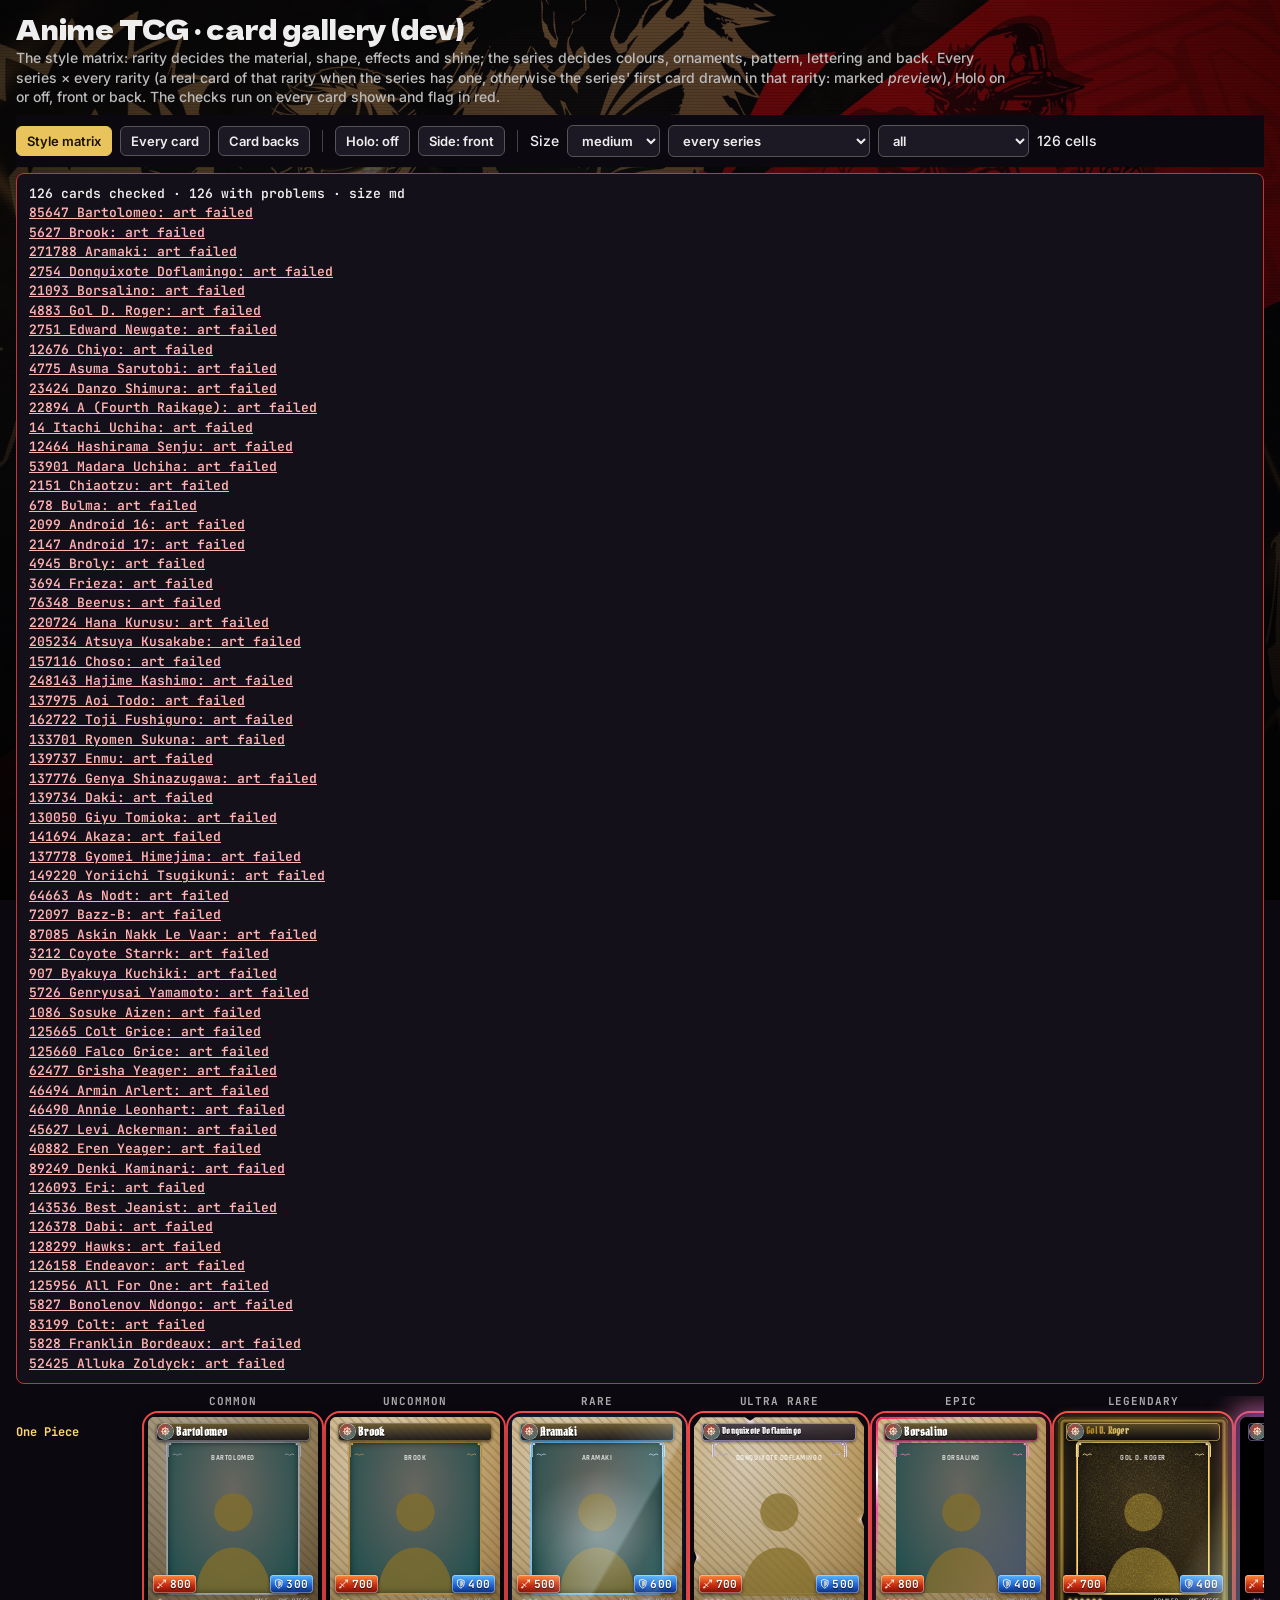
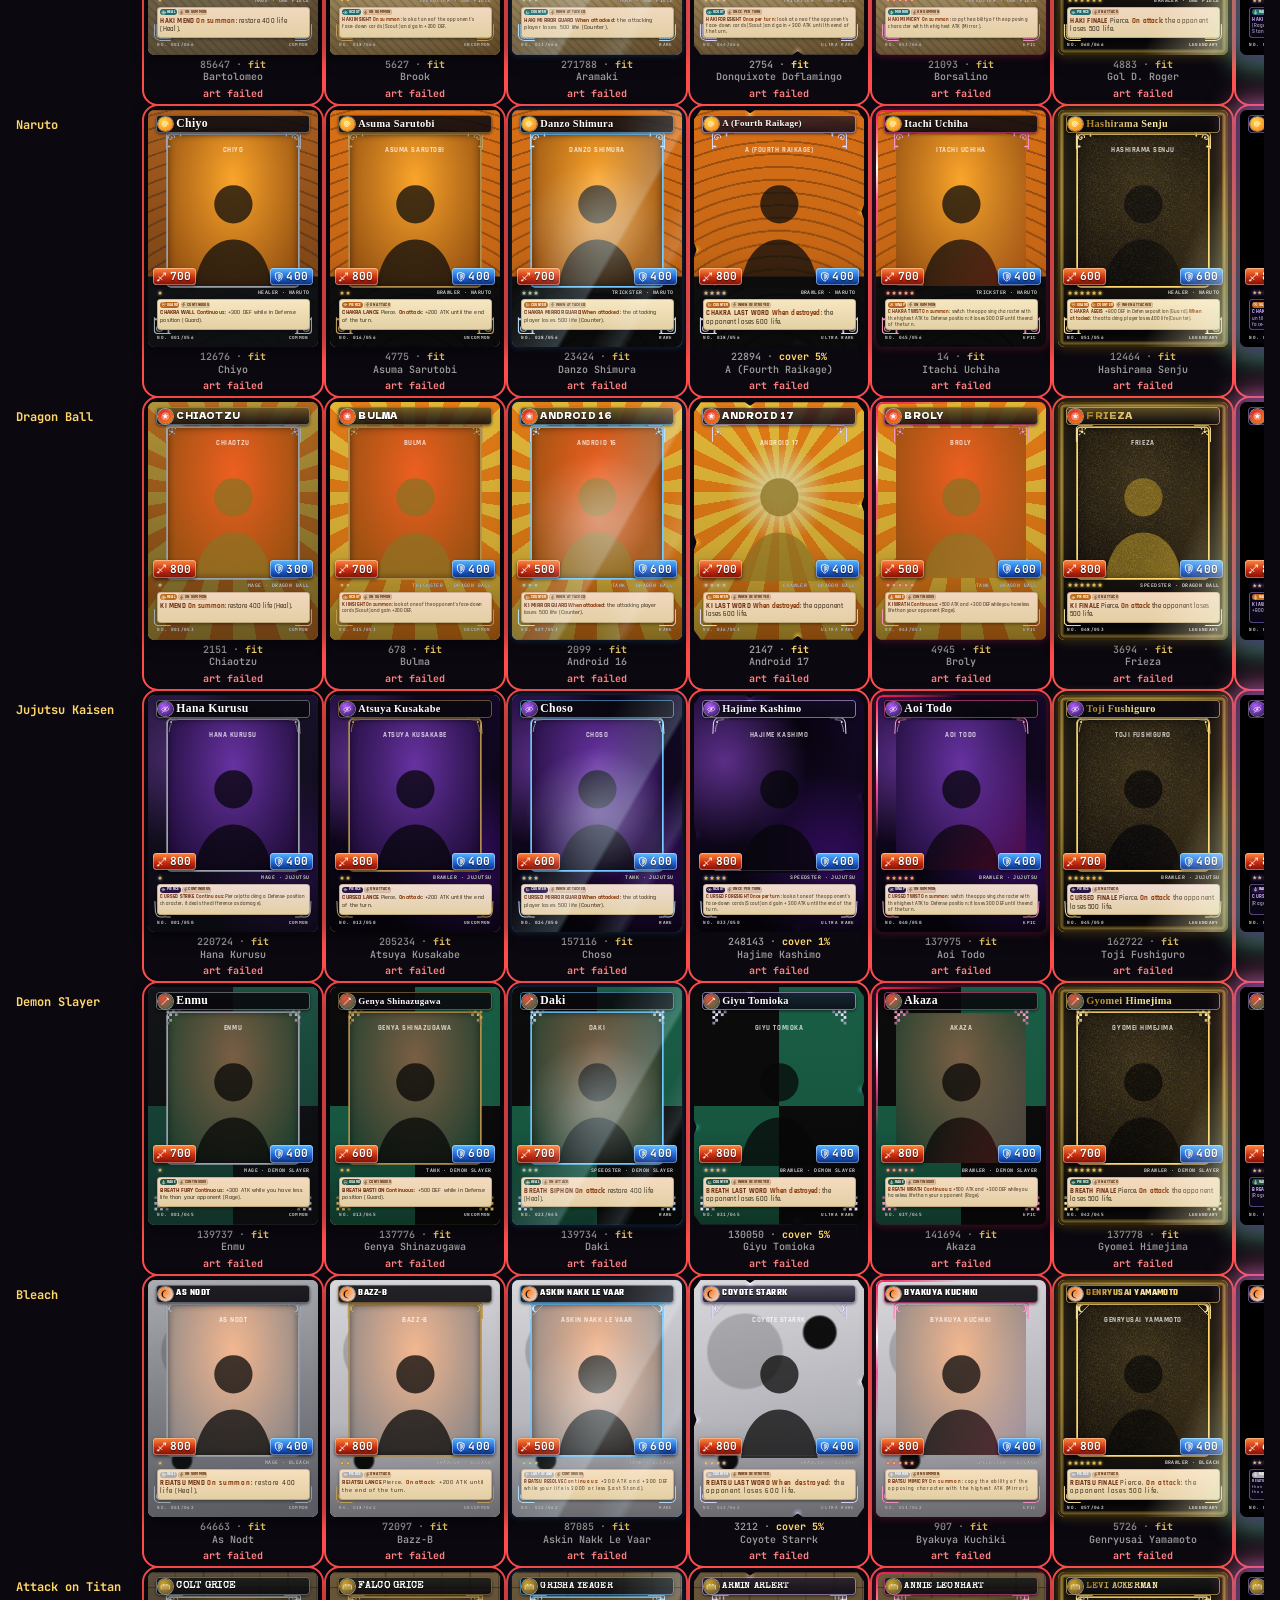
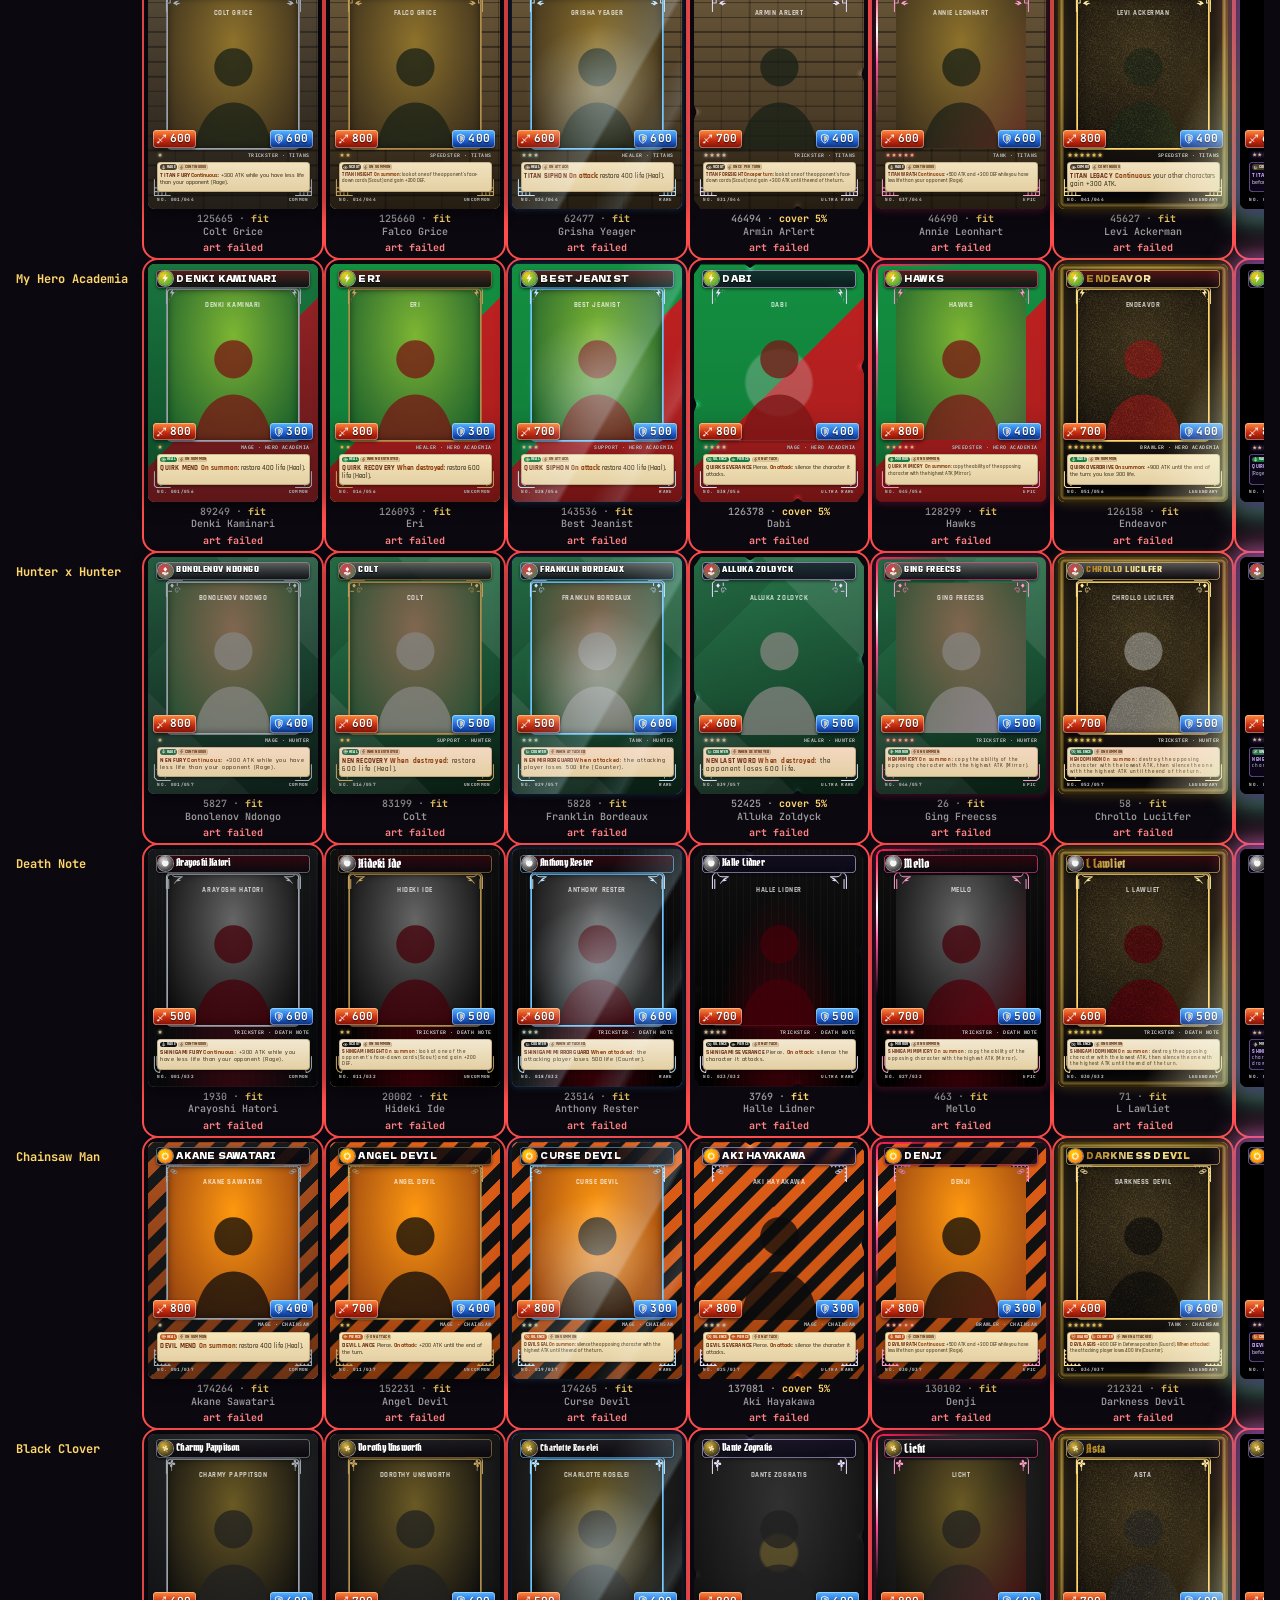
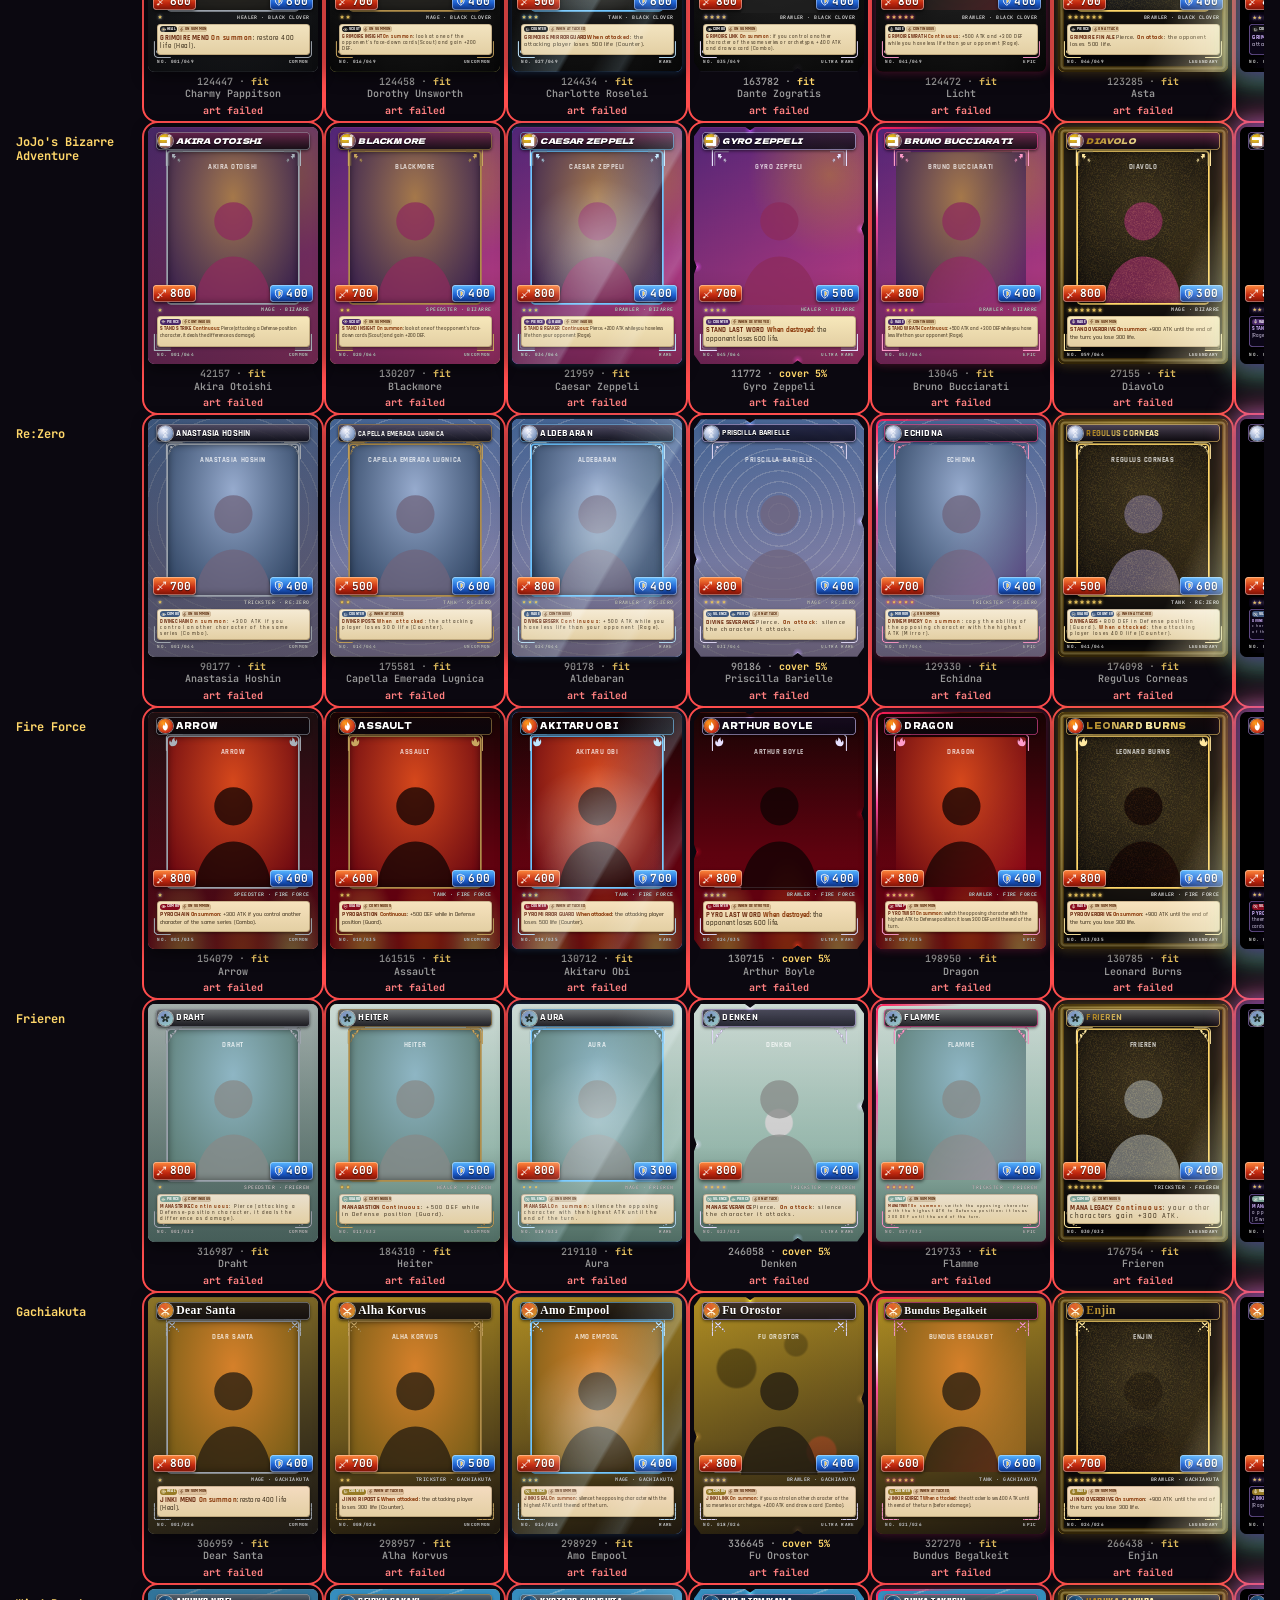
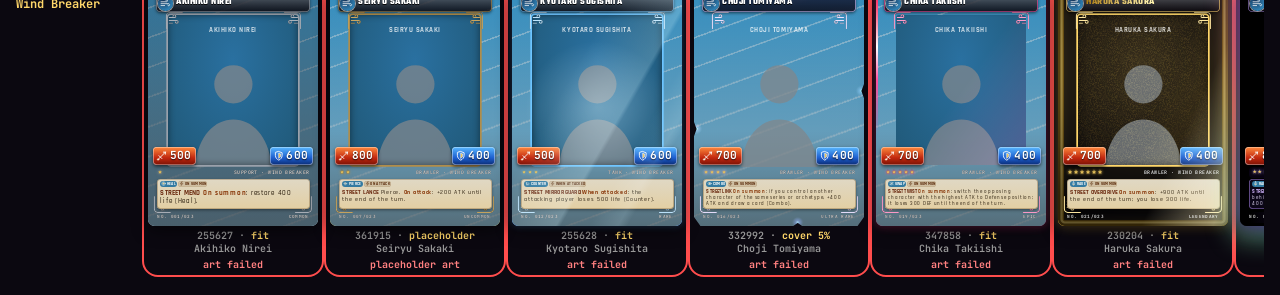
<file: dev/cards.html>
<!DOCTYPE html>
<html lang="en">
<head>
<meta charset="UTF-8">
<meta name="viewport" content="width=device-width, initial-scale=1.0">
<meta name="robots" content="noindex">
<title>Card Gallery (dev)</title>
<link href="https://fonts.googleapis.com/css2?family=Rajdhani:wght@500;600;700&family=Teko:wght@500;600;700&family=Dela+Gothic+One&family=Pirata+One&family=Inter:wght@400;500;600;700;800&family=JetBrains+Mono:wght@500;700&family=Press+Start+2P&family=Special+Elite&family=Permanent+Marker&display=swap" rel="stylesheet">
<link rel="stylesheet" href="../css/base.css?v=13">
<link rel="stylesheet" href="../css/cards.css?v=7">
<link rel="stylesheet" href="../css/packs.css?v=5">
<style>
/* DEV ONLY (not linked from the game): the card style matrix for review, every card, every back, and the automatic
   checks (art loaded, nothing over 8% cropped, the face inside the window, names and effect text never cut). */
body { margin: 0; padding: 16px; background: #0b0810; color: #eee; font: 500 14px/1.4 Inter, sans-serif; }
h1 { margin: 0 0 6px; font: 400 26px/1 'Dela Gothic One'; }
p.lede { max-width: 1000px; color: #bbb; margin: 0 0 8px; }
.bar { position: sticky; top: 0; z-index: 50; display: flex; flex-wrap: wrap; gap: 6px 8px; align-items: center; padding: 10px 0; background: #0b0810; }
.bar button, .bar select { padding: 6px 10px; border-radius: 6px; border: 1px solid #555; background: #1c1824; color: #eee; font: 600 13px Inter; cursor: pointer; }
.bar button.on { background: #e9c45c; color: #1b1203; border-color: #e9c45c; }
.bar .sep { width: 1px; height: 22px; background: #444; margin: 0 4px; }
#checks { margin: 6px 0 12px; padding: 10px 12px; border-radius: 8px; background: #141019; border: 1px solid #333; font: 600 13px/1.5 'JetBrains Mono', monospace; }
#checks.ok { border-color: #2f8f4e; } #checks.bad { border-color: #c33; }
#checks a { color: #ffb3b3; }
h2 { margin: 22px 0 8px; font: 600 22px/1 Teko; letter-spacing: .06em; text-transform: uppercase; }
.matrix { display: grid; grid-template-columns: 120px repeat(7, max-content); gap: 10px 12px; align-items: start; overflow-x: auto; padding-bottom: 8px; }
.matrix .rh { font: 700 12px/1.2 'JetBrains Mono'; color: #ffd76a; padding-top: 8px; }
.matrix .ch { font: 700 11px/1 'JetBrains Mono'; color: #aaa; text-align: center; letter-spacing: .08em; }
.grid { display: flex; flex-wrap: wrap; gap: 10px; }
.cell { display: grid; justify-items: center; gap: 4px; }
.cell > small { font: 600 10px/1.25 'JetBrains Mono'; color: #999; max-width: 150px; text-align: center; }
.cell > small b { color: #ffd76a; } .cell > small i { color: #7df3ff; font-style: normal; }
.cell.flag { outline: 2px solid #ff4d4d; outline-offset: 4px; border-radius: 10px; }
.cell .issues { font: 700 10px/1.2 'JetBrains Mono'; color: #ff8080; text-align: center; max-width: 150px; }
.win { position: relative; width: 170px; border-radius: 6px; overflow: hidden; box-shadow: 0 0 0 2px #8b919c; }
</style>
</head>
<body>
<h1>Anime TCG · card gallery (dev)</h1>
<p class="lede">The style matrix: rarity decides the material, shape, effects and shine; the series decides colours, ornaments, pattern, lettering and back. Every series × every rarity (a real card of that rarity when the series has one, otherwise the series' first card drawn in that rarity: marked <i>preview</i>), Holo on or off, front or back. The checks run on every card shown and flag in red.</p>
<div class="bar">
<button data-view="matrix" class="on">Style matrix</button><button data-view="all">Every card</button><button data-view="backs">Card backs</button>
<span class="sep"></span><button id="holo">Holo: off</button><button id="side">Side: front</button>
<span class="sep"></span><span>Size</span><select id="size"><option value="sm">small</option><option value="md" selected>medium</option><option value="lg">large</option></select>
<select id="series"><option value="">every series</option></select>
<select id="only"><option value="">all</option><option value="flag">flagged only</option><option value="fit">shown whole (fit)</option><option value="cover">covered</option></select>
<span id="count"></span>
</div>
<div id="checks">checking…</div>
<div id="out"></div>
<script type="module">
import { CARDS, BY_SERIES, BY_SERIES_RARITY, CARD_SERIES, RARITY_NAMES } from "../js/vault/carddb.js?v=6";
import { cardEl, backCard, theme, fitText, windowRatio } from "../js/vault/cardui.js?v=20";
import { CARD_ART } from "../js/vault/config.js?v=21";
const focus = await fetch("../data/card-focus.json").then(r => r.json()).catch(() => ({}));
const fix = await fetch("../data/card-focus-fix.json").then(r => r.json()).catch(() => ({}));
const st = { view: "matrix", holo: false, back: false };
const $ = id => document.getElementById(id);
CARD_SERIES.forEach(s => $("series").add(new Option(theme(s).label, s)));
const mkEl = (t, c, x) => { const e = document.createElement(t); if (c) e.className = c; if (x != null) e.textContent = x; return e; };

/* ---------- the checks ---------- */
const settle = im => im.complete ? Promise.resolve() : new Promise(r => { im.addEventListener("load", r, { once: true }); im.addEventListener("error", r, { once: true }); setTimeout(r, 15000); });
function faceIn(card) {      // covered pictures: is the face box inside the visible part of the picture?
    const a = card.querySelector(".vc-art"); if (!a || a.dataset.mode !== "cover") return true;
    const c = CARDS[card.dataset.id], f = Object.assign({ fh: CARD_ART.defaultFaceH }, focus[c.id] || {}, fix[c.id] || {}), r = Number(card.className.match(/r-(\w+)/) && ["common","uncommon","rare","ultra","epic","legendary","mythic"].indexOf(card.className.match(/r-(\w+)/)[1]));
    const A = windowRatio(r), ar = c.ar, kk = ar < A ? A / ar : ar / A; if (kk < 1.001) return true;
    const im = a.querySelector("img"), pos = (im.style.objectPosition || "50% 50%").split(" ").map(v => parseFloat(v) / 100);
    if (ar < A) { const top = pos[1] * (1 - 1 / kk), bot = top + 1 / kk, half = (f.fh || .3) / 2 * .8; return c.fy - half >= top - .02 && c.fy + half <= bot + .02; }
    const left = pos[0] * (1 - 1 / kk), right = left + 1 / kk, half = (f.fh || .3) / ar / 2 * .8; return c.fx - half >= left - .02 && c.fx + half <= right + .02;
}
async function check(cell) {
    const card = cell.querySelector(".vcard[data-id]"); if (!card) return [];
    const a = card.querySelector(".vc-art"), im = a && a.querySelector("img"), out = [];
    if (im) await settle(im);
    fitText(card);
    if (!a || a.dataset.mode === "placeholder") out.push("placeholder art");
    else if (im && !im.naturalWidth) out.push("art failed");
    else if (im && (im.naturalWidth < 200 || im.naturalHeight < 200)) out.push("small art " + im.naturalWidth + "×" + im.naturalHeight);
    if (a && a.dataset.mode === "cover" && Number(a.dataset.crop) > CARD_ART.maxCrop + .001) out.push("cropped " + Math.round(a.dataset.crop * 100) + "%");
    if (!faceIn(card)) out.push("face cut");
    const nm = card.querySelector(".vc-name");
    if (nm && nm.clientWidth && (nm.scrollWidth > nm.clientWidth + 1 || nm.scrollHeight > nm.clientHeight + 1)) out.push("name cut");
    const tx = card.querySelector(".vc-abtxt");
    if (tx && tx.offsetParent && tx.clientHeight && tx.scrollHeight > tx.clientHeight + 1) out.push("text cut");
    cell.classList.toggle("flag", out.length > 0);
    let is = cell.querySelector(".issues"); if (out.length) { if (!is) { is = mkEl("div", "issues"); cell.appendChild(is); } is.textContent = out.join(" · "); } else if (is) is.remove();
    return out;
}
async function runChecks() {
    const cells = [...document.querySelectorAll(".cell")], problems = [];
    $("checks").className = ""; $("checks").textContent = "checking " + cells.length + " cards…";
    for (let i = 0; i < cells.length; i += 24) {
        const part = await Promise.all(cells.slice(i, i + 24).map(c => check(c).then(x => [c, x])));
        part.forEach(([c, x]) => { if (x.length) problems.push({ id: c.dataset.id, name: c.dataset.name, issues: x, el: c }); });
    }
    const box = $("checks"); box.className = problems.length ? "bad" : "ok"; box.innerHTML = "";
    box.appendChild(mkEl("div", null, cells.filter(c => c.querySelector(".vcard[data-id]")).length + " cards checked · " + (problems.length ? problems.length + " with problems" : "no problems") + " · size " + $("size").value));
    problems.slice(0, 60).forEach(p => { const a = mkEl("a", null, p.id + " " + p.name + ": " + p.issues.join(", ")); a.href = "#"; a.onclick = e => { e.preventDefault(); p.el.scrollIntoView({ block: "center" }); }; box.appendChild(a); box.appendChild(mkEl("br")); });
    window.__gallery = { done: true, checked: cells.length, problems: problems.map(p => ({ id: p.id, name: p.name, issues: p.issues })) };
    if ($("only").value === "flag") document.querySelectorAll(".cell:not(.flag)").forEach(c => c.style.display = "none");
}
/* ---------- views ---------- */
function cellFor(id, o, label) {
    const c = CARDS[id], cell = mkEl("div", "cell"); cell.dataset.id = id; cell.dataset.name = c.n;
    const el = cardEl(id, Object.assign({ size: $("size").value, holo: st.holo }, o));
    if (st.back) el.classList.add("turned");
    cell.appendChild(el);
    const a = el.querySelector(".vc-art"), mode = a ? a.dataset.mode : "", sm = mkEl("small");
    sm.innerHTML = (label || "") + id + " · <b>" + mode + (mode === "cover" ? " " + Math.round(a.dataset.crop * 100) + "%" : "") + "</b><br>" + c.n;
    cell.appendChild(sm);
    const only = $("only").value; if ((only === "fit" && mode !== "fit") || (only === "cover" && mode !== "cover")) cell.style.display = "none";
    return cell;
}
function draw() {
    const out = $("out"), only = $("series").value; out.innerHTML = ""; window.__gallery = { done: false };
    const list = CARD_SERIES.filter(s => !only || s === only);
    if (st.view === "matrix") {
        const m = mkEl("div", "matrix"); m.appendChild(mkEl("div"));
        RARITY_NAMES.forEach(n => m.appendChild(mkEl("div", "ch", n.toUpperCase())));
        list.forEach(s => {
            m.appendChild(mkEl("div", "rh", theme(s).label));
            RARITY_NAMES.forEach((_, r) => {
                const real = BY_SERIES_RARITY[s][r][0];
                m.appendChild(real ? cellFor(real, {}) : cellFor(BY_SERIES[s][0], { as: r }, "<i>preview</i> · "));
            });
        });
        out.appendChild(m);
    } else if (st.view === "all") {
        list.forEach(s => {
            out.appendChild(mkEl("h2", null, theme(s).label + " (" + BY_SERIES[s].length + ")"));
            const g = mkEl("div", "grid"); BY_SERIES[s].forEach(id => g.appendChild(cellFor(id, {}))); out.appendChild(g);
        });
    } else {
        const g = mkEl("div", "grid");
        list.forEach(s => { const cell = mkEl("div", "cell"); cell.appendChild(backCard(s, null, $("size").value)); cell.appendChild(mkEl("small", null, theme(s).label)); g.appendChild(cell); });
        out.appendChild(g);
    }
    out.querySelectorAll("img").forEach(i => { i.loading = "eager"; });
    $("count").textContent = out.querySelectorAll(".cell").length + " cells";
    requestAnimationFrame(() => setTimeout(runChecks, 50));
}
document.querySelectorAll("[data-view]").forEach(b => b.onclick = () => { st.view = b.dataset.view; document.querySelectorAll("[data-view]").forEach(x => x.classList.toggle("on", x === b)); draw(); });
$("holo").onclick = () => { st.holo = !st.holo; $("holo").textContent = "Holo: " + (st.holo ? "on" : "off"); $("holo").classList.toggle("on", st.holo); draw(); };
$("side").onclick = () => { st.back = !st.back; $("side").textContent = "Side: " + (st.back ? "back" : "front"); $("side").classList.toggle("on", st.back); draw(); };
["size", "series", "only"].forEach(k => $(k).onchange = draw);
const q = new URLSearchParams(location.search);
if (q.get("view")) st.view = q.get("view"); if (q.get("holo")) st.holo = true; if (q.get("back")) st.back = true; if (q.get("size")) $("size").value = q.get("size"); if (q.get("series")) $("series").value = q.get("series");
document.querySelectorAll("[data-view]").forEach(x => x.classList.toggle("on", x.dataset.view === st.view));
draw();
</script>
</body>
</html>
</file>
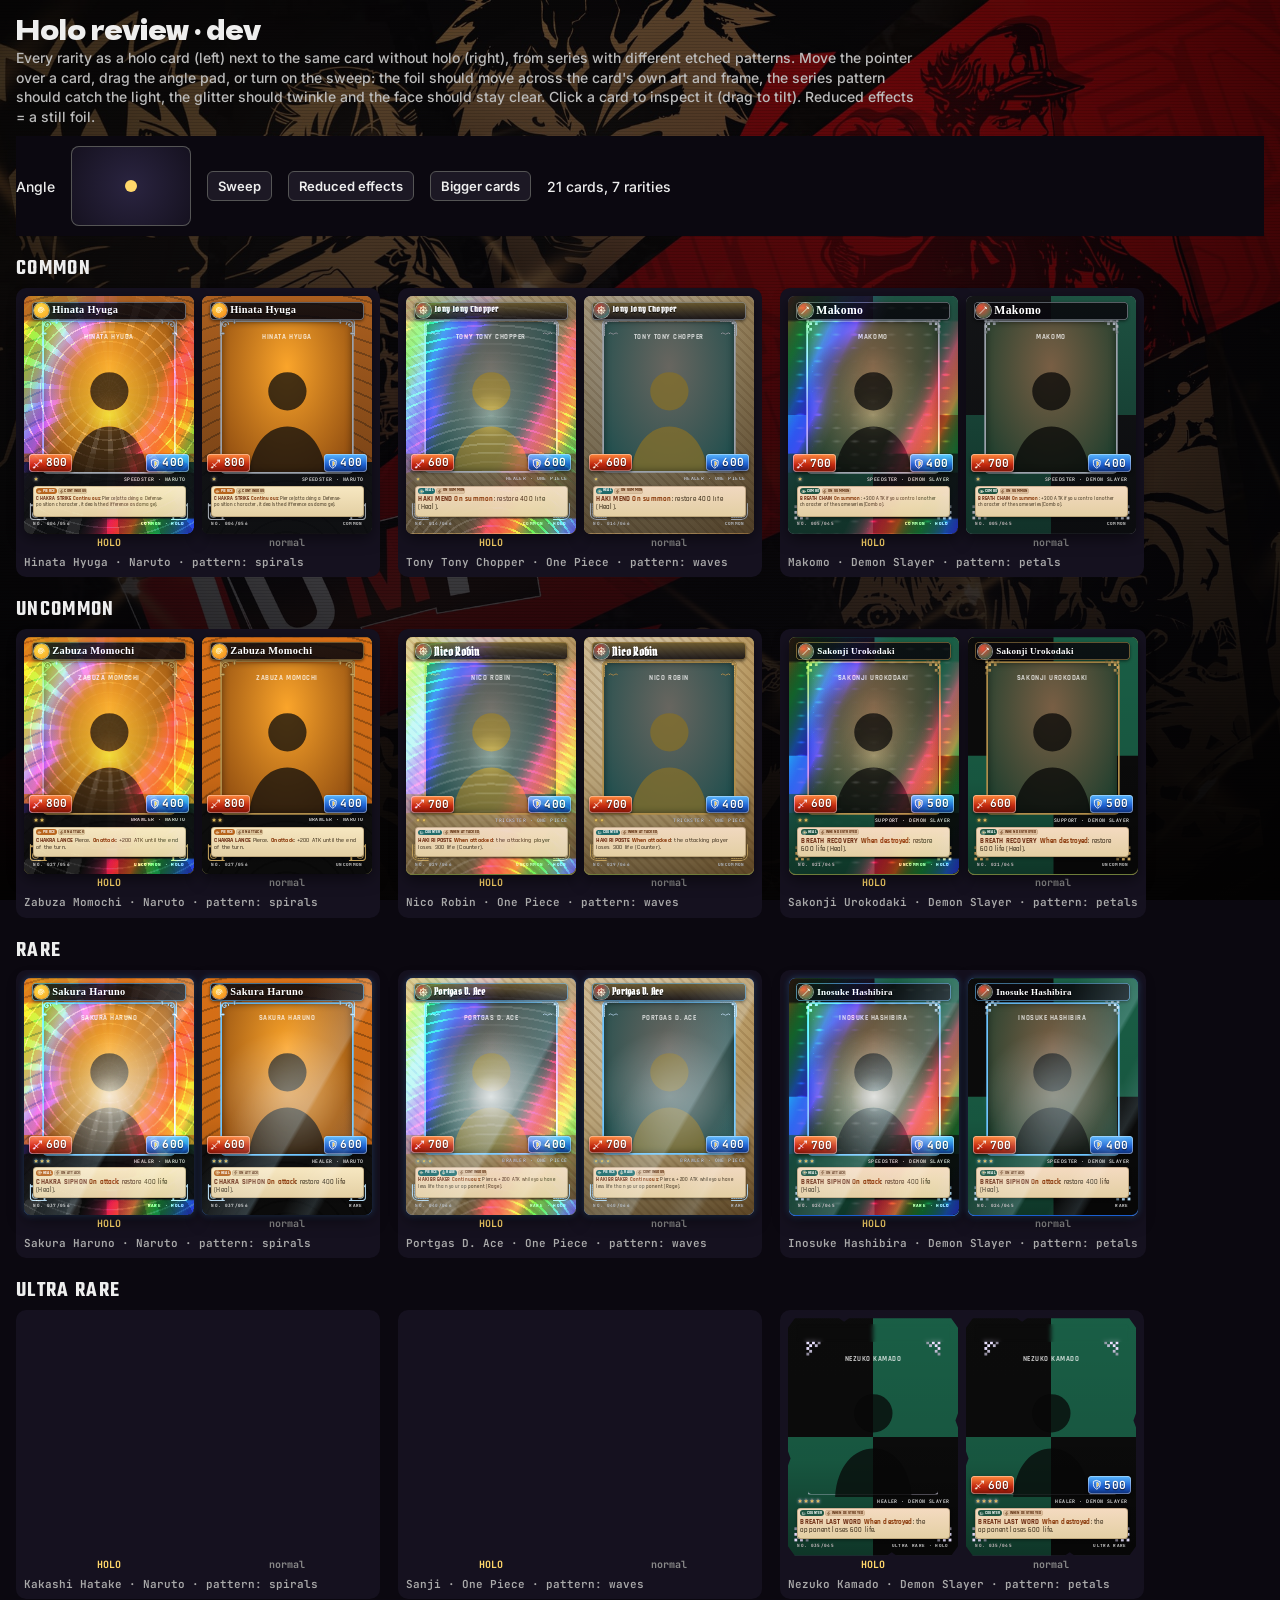
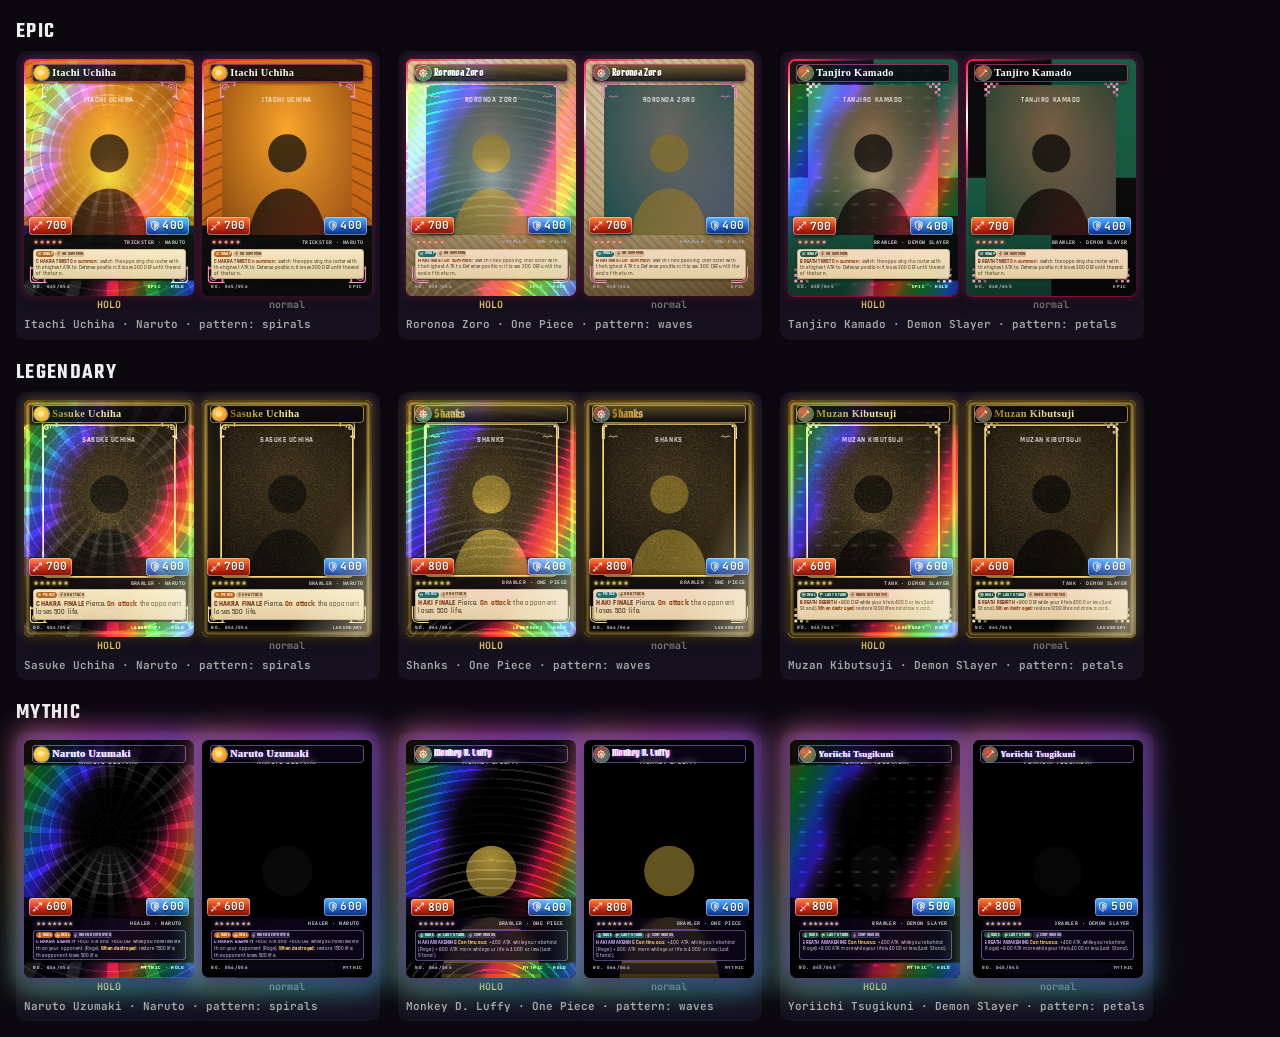
<file: dev/holo.html>
<!DOCTYPE html>
<html lang="en">
<head>
<meta charset="UTF-8">
<meta name="viewport" content="width=device-width, initial-scale=1.0">
<meta name="robots" content="noindex">
<title>Holo Review (dev)</title>
<link href="https://fonts.googleapis.com/css2?family=Rajdhani:wght@500;600;700&family=Teko:wght@500;600;700&family=Dela+Gothic+One&family=Pirata+One&family=Permanent+Marker&family=Special+Elite&family=Inter:wght@400;500;600;700;800&family=JetBrains+Mono:wght@500;700&display=swap" rel="stylesheet">
<link rel="stylesheet" href="../css/base.css?v=13">
<link rel="stylesheet" href="../css/cards.css?v=7">
<link rel="stylesheet" href="../css/packs.css?v=5">
<style>
/* DEV ONLY: holo cards of every rarity, next to the same card without holo, to review the foil. Not linked from the game. */
body { margin: 0; padding: 16px; background: #0b0810; color: #eee; font: 500 14px/1.4 Inter, sans-serif; }
h1 { margin: 0 0 6px; font: 400 26px/1 'Dela Gothic One'; }
p.lead { margin: 0 0 10px; color: #bbb; max-width: 900px; }
.bar { position: sticky; top: 0; z-index: 50; display: flex; flex-wrap: wrap; gap: 10px 16px; align-items: center; padding: 10px 0; background: #0b0810; }
.bar button { padding: 6px 10px; border-radius: 6px; border: 1px solid #555; background: #1c1824; color: #eee; font: 600 13px Inter; cursor: pointer; }
.bar button.on { background: #b38bff; color: #120820; }
.pad { position: relative; width: 120px; height: 80px; border-radius: 8px; background: radial-gradient(circle, #2a2440, #15111f); box-shadow: inset 0 0 0 1px #555; cursor: crosshair; touch-action: none; }
.pad i { position: absolute; width: 12px; height: 12px; margin: -6px; border-radius: 50%; background: #ffd76a; pointer-events: none; }
h2 { margin: 22px 0 8px; font: 600 22px/1 Teko; letter-spacing: .06em; text-transform: uppercase; }
.row { display: flex; flex-wrap: wrap; gap: 18px; }
.pair { display: grid; grid-template-columns: auto auto; gap: 8px; align-items: end; padding: 8px; border-radius: 10px; background: #15111f; }
.pair > small { grid-column: 1 / -1; font: 600 11px/1.2 'JetBrains Mono'; color: #aaa; }
.cell { display: grid; justify-items: center; gap: 4px; }
.cell > small { font: 700 10px/1 'JetBrains Mono'; color: #888; }
.cell.holo > small { color: #ffd76a; }
.stage .vcard { --cw: 170px; cursor: zoom-in; }
.stage .vc-inner { transition: transform .12s ease-out; }
</style>
</head>
<body>
<h1>Holo review · dev</h1>
<p class="lead">Every rarity as a holo card (left) next to the same card without holo (right), from series with different etched patterns.
Move the pointer over a card, drag the angle pad, or turn on the sweep: the foil should move across the card's own art and frame, the series pattern
should catch the light, the glitter should twinkle and the face should stay clear. Click a card to inspect it (drag to tilt). Reduced effects = a still foil.</p>
<div class="bar">
<span>Angle</span><div class="pad" id="pad"><i></i></div>
<button id="sweep">Sweep</button><button id="lite">Reduced effects</button><button id="big">Bigger cards</button>
<span id="info"></span>
</div>
<div id="out" class="stage"></div>
<script type="module">
import { CARDS, CARD_SERIES } from "../js/vault/carddb.js?v=6";
import { cardEl, theme } from "../js/vault/cardui.js?v=20";
import { inspect } from "../js/vault/opening.js?v=20";
const RN = ["Common", "Uncommon", "Rare", "Ultra Rare", "Epic", "Legendary", "Mythic"];
const SER = ["naruto", "onepiece", "demonslayer", "dragonball", "jjk", "bleach", "jojo", "hxh"];
const out = document.getElementById("out"), all = [];
for (let r = 0; r <= 6; r++) {
    out.insertAdjacentHTML("beforeend", "<h2>" + RN[r] + "</h2>");
    const row = document.createElement("div"); row.className = "row"; out.appendChild(row);
    const picks = SER.map(s => Object.values(CARDS).find(c => c.s === s && c.r === r)).filter(Boolean).slice(0, 3);
    picks.forEach(c => {
        const pair = document.createElement("div"); pair.className = "pair";
        [true, false].forEach(h => {
            const cell = document.createElement("div"); cell.className = "cell" + (h ? " holo" : "");
            const el = cardEl(c.id, { holo: h, size: "md" }); el.onclick = () => inspect(c.id, { holo: h });
            cell.append(el, Object.assign(document.createElement("small"), { textContent: h ? "HOLO" : "normal" })); pair.appendChild(cell); all.push(el);
        });
        pair.appendChild(Object.assign(document.createElement("small"), { textContent: c.n + " · " + theme(c.s).label + " · pattern: " + theme(c.s).holo }));
        row.appendChild(pair);
    });
}
const setAngle = (x, y) => all.forEach(el => {          // x, y in -0.5 .. 0.5: the same variables the game sets from the tilt
    el.style.setProperty("--ry", (x * 30).toFixed(1) + "deg"); el.style.setProperty("--rx", (-y * 24).toFixed(1) + "deg");
    el.style.setProperty("--mx", ((x + .5) * 100).toFixed(1) + "%"); el.style.setProperty("--my", ((y + .5) * 100).toFixed(1) + "%");
    el.style.setProperty("--px", x.toFixed(3)); el.style.setProperty("--py", y.toFixed(3));
});
const pad = document.getElementById("pad"), dot = pad.querySelector("i");
const fromPad = e => { const r = pad.getBoundingClientRect(), x = Math.max(0, Math.min(1, (e.clientX - r.left) / r.width)), y = Math.max(0, Math.min(1, (e.clientY - r.top) / r.height)); dot.style.left = x * 100 + "%"; dot.style.top = y * 100 + "%"; setAngle(x - .5, y - .5); };
let dragging = false; pad.onpointerdown = e => { dragging = true; pad.setPointerCapture(e.pointerId); fromPad(e); }; pad.onpointermove = e => { if (dragging) fromPad(e); }; pad.onpointerup = () => { dragging = false; };
dot.style.left = "50%"; dot.style.top = "50%";
let sw = 0; const sweepBtn = document.getElementById("sweep");
sweepBtn.onclick = () => { if (sw) { cancelAnimationFrame(sw); sw = 0; sweepBtn.classList.remove("on"); return; } sweepBtn.classList.add("on"); const t0 = performance.now(); const tick = now => { const t = (now - t0) / 2600; setAngle(Math.sin(t * Math.PI) * .45, Math.cos(t * Math.PI * .7) * .35); sw = requestAnimationFrame(tick); }; sw = requestAnimationFrame(tick); };
const liteBtn = document.getElementById("lite"); liteBtn.onclick = () => { document.body.classList.toggle("fx-lite"); liteBtn.classList.toggle("on"); };
const bigBtn = document.getElementById("big"); bigBtn.onclick = () => { bigBtn.classList.toggle("on"); all.forEach(el => el.style.setProperty("--cw", bigBtn.classList.contains("on") ? "260px" : "")); };
document.getElementById("info").textContent = all.length / 2 + " cards, " + RN.length + " rarities";
window.__holoAngle = setAngle;
</script>
</body>
</html>
</file>
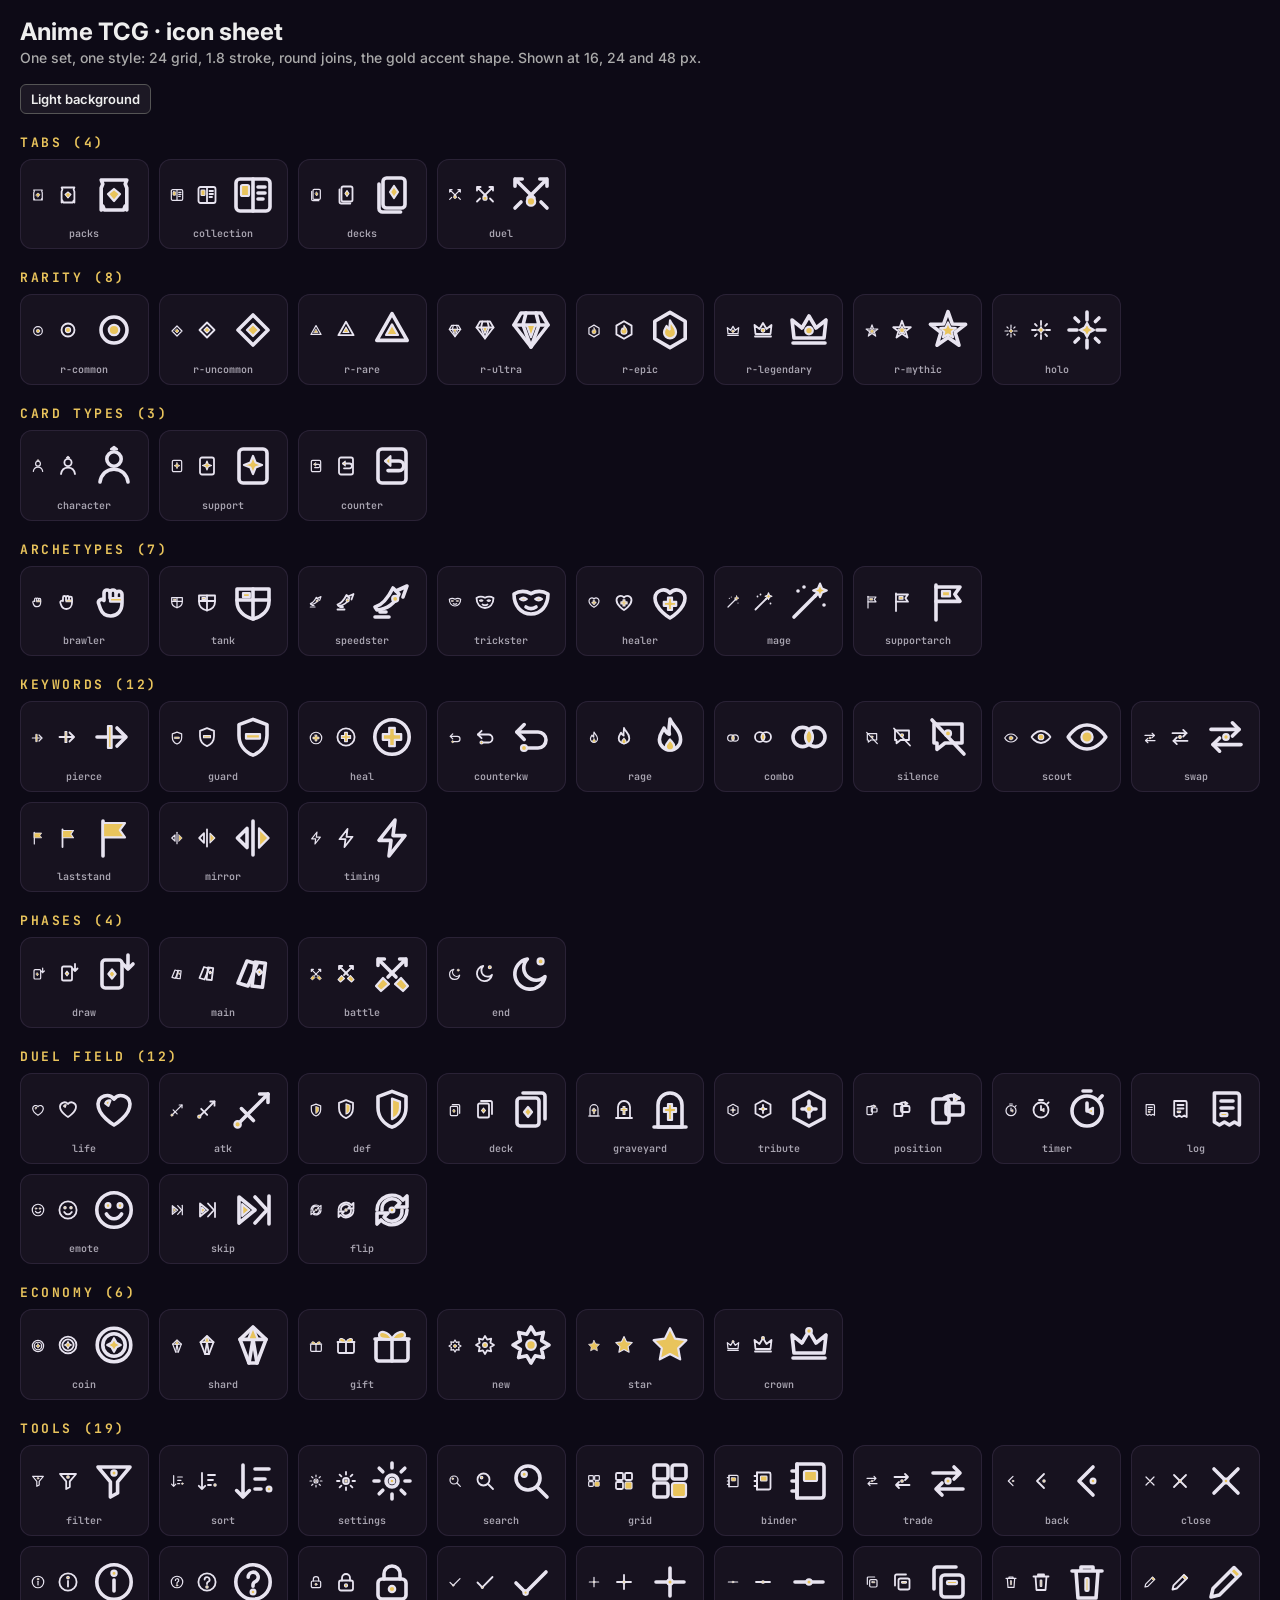
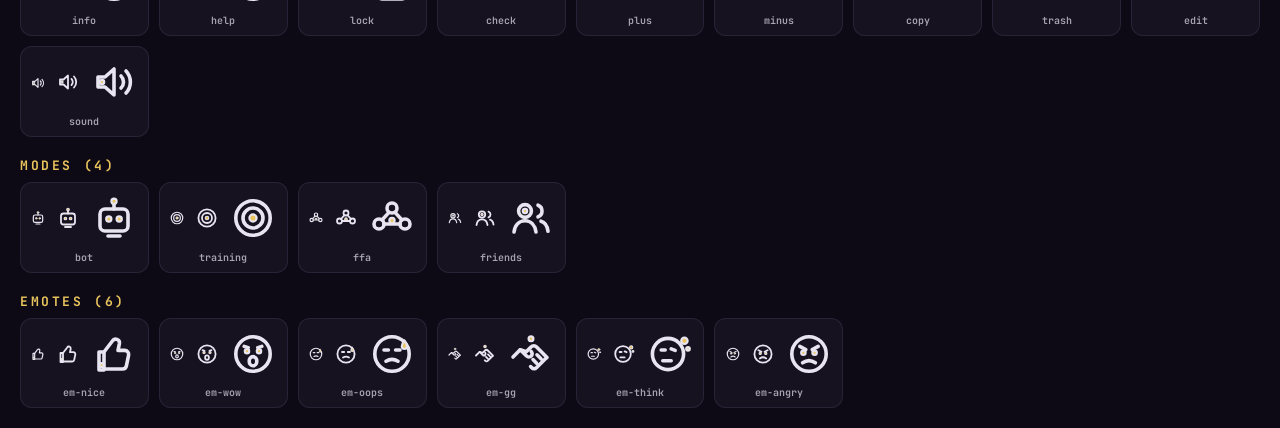
<file: dev/icons.html>
<!DOCTYPE html>
<html lang="en">
<head>
<meta charset="UTF-8">
<meta name="viewport" content="width=device-width, initial-scale=1.0">
<meta name="robots" content="noindex">
<title>TCG Icon Sheet (dev)</title>
<link href="https://fonts.googleapis.com/css2?family=Inter:wght@500;700&family=JetBrains+Mono:wght@500;700&display=swap" rel="stylesheet">
<link rel="stylesheet" href="../css/cards.css?v=7">
<style>
/* DEV ONLY: the Anime TCG icon set (js/vault/icons.js) on dark and light, at 16 / 24 / 48 px */
body { margin: 0; padding: 20px; background: #0d0a16; color: #eee; font: 500 14px/1.4 Inter, sans-serif; }
h1 { margin: 0 0 4px; font: 700 24px/1 Inter; } p { color: #aaa; margin: 0 0 16px; }
h2 { margin: 22px 0 10px; font: 700 13px/1 'JetBrains Mono'; letter-spacing: .2em; text-transform: uppercase; color: #e9c45c; }
.g { display: grid; grid-template-columns: repeat(auto-fill, minmax(118px, 1fr)); gap: 10px; }
.c { display: grid; justify-items: center; gap: 8px; padding: 12px 6px 10px; border-radius: 12px; background: #17121f; box-shadow: inset 0 0 0 1px #2a2236; color: #e8e4f0; }
.c.light { background: #f3efe6; color: #2a2234; box-shadow: inset 0 0 0 1px #d8d0c0; }
.c .row { display: flex; align-items: center; gap: 10px; }
.c .s16 .tcg-ico { width: 16px; height: 16px; } .c .s24 .tcg-ico { width: 24px; height: 24px; } .c .s48 .tcg-ico { width: 48px; height: 48px; }
.c small { font: 600 10px/1 'JetBrains Mono'; color: inherit; opacity: .7; }
.bar { margin-bottom: 10px; } .bar button { padding: 6px 10px; border-radius: 6px; border: 1px solid #555; background: #1c1824; color: #eee; font: 600 13px Inter; cursor: pointer; }
</style>
</head>
<body>
<h1>Anime TCG · icon sheet</h1>
<p>One set, one style: 24 grid, 1.8 stroke, round joins, the gold accent shape. Shown at 16, 24 and 48 px.</p>
<div class="bar"><button id="bg">Light background</button></div>
<div id="out"></div>
<script type="module">
import { icon, ICON_GROUPS } from "../js/vault/icons.js?v=3";
const out = document.getElementById("out"); let light = false;
function draw() {
    out.innerHTML = "";
    Object.entries(ICON_GROUPS).forEach(([g, list]) => {
        const h = document.createElement("h2"); h.textContent = g + " (" + list.length + ")"; out.appendChild(h);
        const grid = document.createElement("div"); grid.className = "g";
        list.forEach(n => { const c = document.createElement("div"); c.className = "c" + (light ? " light" : ""); c.innerHTML = '<div class="row"><span class="s16">' + icon(n) + '</span><span class="s24">' + icon(n) + '</span><span class="s48">' + icon(n) + "</span></div><small>" + n + "</small>"; grid.appendChild(c); });
        out.appendChild(grid);
    });
    window.__icons = Object.values(ICON_GROUPS).flat().length;
}
document.getElementById("bg").onclick = () => { light = !light; draw(); };
draw();
</script>
</body>
</html>
</file>
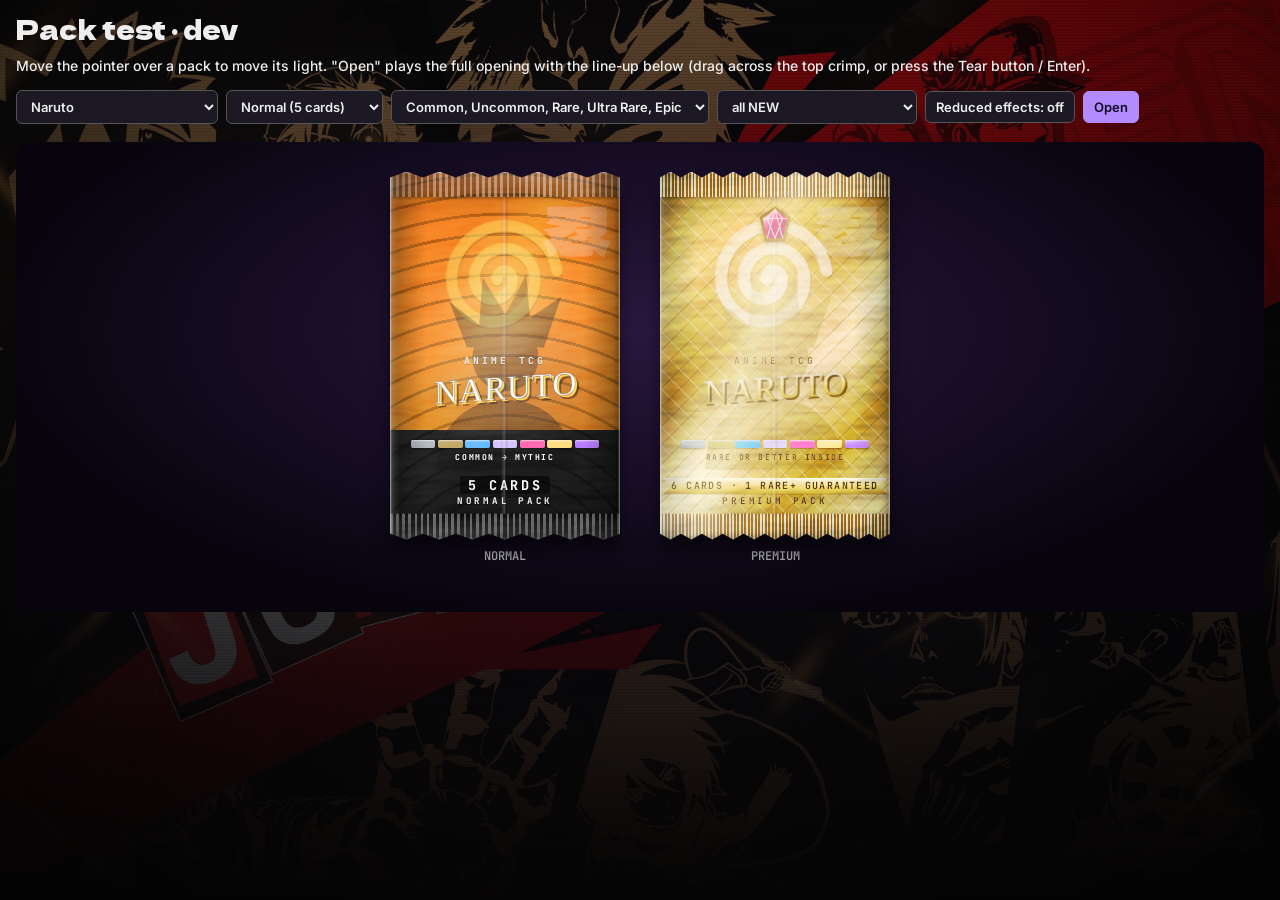
<file: dev/pack.html>
<!DOCTYPE html>
<html lang="en">
<head>
<meta charset="UTF-8">
<meta name="viewport" content="width=device-width, initial-scale=1.0, viewport-fit=cover">
<meta name="robots" content="noindex">
<title>Pack Test (dev)</title>
<link href="https://fonts.googleapis.com/css2?family=Rajdhani:wght@500;600;700&family=Teko:wght@500;600;700&family=Dela+Gothic+One&family=Pirata+One&family=Inter:wght@400;500;600;700;800&family=JetBrains+Mono:wght@500;700&family=Press+Start+2P&family=Special+Elite&family=Permanent+Marker&display=swap" rel="stylesheet">
<link rel="stylesheet" href="../css/base.css?v=13">
<link rel="stylesheet" href="../css/vault.css?v=5">
<link rel="stylesheet" href="../css/cards.css?v=7">
<link rel="stylesheet" href="../css/packs.css?v=5">
<style>
/* DEV ONLY: one pack and one opening, with a chosen line-up, to review the look and every step. Not linked from the game.
   Nothing here touches saved coins or cards: the "pull" is made up on this page. */
body { margin: 0; min-height: 100vh; padding: 16px; background: #0b0810; color: #eee; font: 500 14px/1.4 Inter, sans-serif; }
h1 { margin: 0 0 4px; font: 400 26px/1 'Dela Gothic One'; }
.bar { display: flex; flex-wrap: wrap; gap: 8px; align-items: center; margin: 10px 0 18px; }
.bar select, .bar button { padding: 7px 10px; border-radius: 6px; border: 1px solid #555; background: #1c1824; color: #eee; font: 600 13px Inter; cursor: pointer; }
.bar button.go { background: #b38bff; color: #120820; border-color: #b38bff; }
.show { display: flex; flex-wrap: wrap; gap: 40px; align-items: flex-end; justify-content: center; padding: 30px 10px 50px; border-radius: 14px; background: radial-gradient(ellipse at 50% 40%, #2a1840, #07040d 75%); }
.show figure { margin: 0; display: grid; justify-items: center; gap: 10px; }
.show figcaption { font: 600 12px/1 'JetBrains Mono'; color: #aaa; }
.show .vpack { --pw: min(40vw, 230px); }
</style>
</head>
<body>
<h1>Pack test · dev</h1>
<p>Move the pointer over a pack to move its light. "Open" plays the full opening with the line-up below (drag across the top crimp, or press the Tear button / Enter).</p>
<div class="bar">
<select id="series"></select>
<select id="kind"><option value="normal">Normal (5 cards)</option><option value="premium">Premium (6 cards)</option></select>
<select id="lineup">
<option value="mixed">Common, Uncommon, Rare, Ultra Rare, Epic</option>
<option value="commons">all Common / Uncommon</option>
<option value="rare">best = Rare</option>
<option value="ultra">best = Ultra Rare</option>
<option value="epic">best = Epic</option>
<option value="legendary">best = Legendary</option>
<option value="mythic">best = Mythic</option>
</select>
<select id="dupes"><option value="0">all NEW</option><option value="1">some duplicates (shards)</option></select>
<button id="lite">Reduced effects: off</button>
<button id="open" class="go">Open</button>
</div>
<div class="show" id="show"></div>
<script type="module">
import { CARD_SERIES, BY_SERIES_RARITY } from "../js/vault/carddb.js?v=6";
import { packEl, theme, bindShine } from "../js/vault/cardui.js?v=20";
import { openPack, initOpening } from "../js/vault/opening.js?v=20";
import { SHARDS, RARITY_ORDER } from "../js/vault/config.js?v=21";
import { audio } from "../js/audio.js?v=4";
initOpening({ sfx: n => audio.sfx(n), crinkle: v => audio.crinkle(v), stamp: () => null, sleeve: () => "" });
const $ = id => document.getElementById(id);
CARD_SERIES.forEach(s => $("series").add(new Option(theme(s).label, s)));
$("series").value = new URLSearchParams(location.search).get("s") || "naruto";
function draw() {
    const box = $("show"); box.innerHTML = "";
    ["normal", "premium"].forEach(k => { const f = document.createElement("figure"), p = packEl($("series").value, k); bindShine(p, {}); p.addEventListener("pointermove", e => { const r = p.getBoundingClientRect(); p.style.setProperty("--mx", ((e.clientX - r.left) / r.width * 100) + "%"); p.style.setProperty("--my", ((e.clientY - r.top) / r.height * 100) + "%"); }); f.append(p, Object.assign(document.createElement("figcaption"), { textContent: k.toUpperCase() })); box.appendChild(f); });
}
const LINE = { mixed: [0, 1, 2, 3, 4], commons: [0, 0, 1, 0, 1], rare: [0, 1, 0, 1, 2], ultra: [0, 1, 1, 2, 3], epic: [0, 1, 2, 2, 4], legendary: [0, 1, 2, 3, 5], mythic: [1, 2, 3, 4, 6] };
function fakeRes() {
    const s = $("series").value, kind = $("kind").value, dup = $("dupes").value === "1";
    let rs = LINE[$("lineup").value].slice(); if (kind === "premium") rs = [Math.max(0, rs[0])].concat(rs).sort((a, b) => a - b), rs[1] = Math.max(rs[1], 0);
    rs.sort((a, b) => a - b);
    const used = new Set();
    const cards = rs.map((r, i) => { let pool = BY_SERIES_RARITY[s][r]; let rr = r; while (!pool.length && rr > 0) pool = BY_SERIES_RARITY[s][--rr]; const id = pool.find(x => !used.has(x)) || pool[0]; used.add(id); const isDup = dup && i % 2 === 1; return { id, r: rr, h: i === rs.length - 1 && rr >= 2 ? 1 : 0, isNew: isDup ? 0 : 1, shards: isDup ? SHARDS[RARITY_ORDER[rr]] : 0 }; });
    return { seed: Date.now(), series: s, kind, via: "coins", cards, shards: cards.reduce((t, c) => t + c.shards, 0), pity: false, pityLeft: kind === "premium" ? 22 : 13 };
}
$("series").onchange = draw;
$("lite").onclick = () => { document.body.classList.toggle("fx-lite"); $("lite").textContent = "Reduced effects: " + (document.body.classList.contains("fx-lite") ? "on" : "off"); };
$("open").onclick = () => { window.__op = openPack(fakeRes(), { onDone: () => { window.__op = null; }, onNext: { label: "Open another", price: 150, fn: () => $("open").click() } }); };
draw(); window.__ready = true; window.__fakeRes = fakeRes;
</script>
</body>
</html>
</file>
<file: css/base.css>
/* =========================================================
   ANIME ARCADE PARTY · design system
   ---------------------------------------------------------
   One palette everywhere, taken from the background art: black base · red main accent · gold for
   highlights, borders and what matters · white for text and small details.
   ink #080606 · paper #fbf6ee · red #e11b1b · gold #d9a441 / #f0c869
   Every scene keeps its mood with the same four colours:
     home + lobby  "Red Arcade"    red / gold   (lacquer cabinets, player select)
     gw            "Case File"     gold / red   (detective noir, desk lamp)
     case          "Investigation" amber / brass (Headbanz: a detective's office, lamp and venetian blinds)
     im            "Suspicion"     crimson / fog (Imposter: a dark room, a flickering bulb, cold fog)
     hb            (Anime Draft, Anime Feud) red / gold, a gold horizon
     uno           "Arena Clash"   gold / red   (card battle arena)
========================================================= */
:root {
    --ink: #080606; --ink-2: #120d0d; --ink-3: #1c1414;
    --paper: #fbf6ee; --paper-dim: #d9cfbf; --muted: rgba(251,246,238,.66);
    --red: #e11b1b; --red-hi: #ff4040; --red-dim: #8f0c10; --gold: #d9a441; --gold-bright: #f0c869; --gold-deep: #8a5a10;
    --line: rgba(217,164,65,.17); --line-2: rgba(217,164,65,.34);
    --glass: rgba(14,10,10,.72); --glass-2: rgba(255,255,255,.045);
    --accent: var(--red); --accent-2: var(--gold); --on-accent: #fff;
    --f-title: 'Dela Gothic One', 'Teko', sans-serif;
    --f-head: 'Teko', 'Rajdhani', sans-serif;
    --f-ui: 'Rajdhani', 'Inter', sans-serif;
    --f-body: 'Inter', -apple-system, 'Segoe UI', sans-serif;
    --f-mono: 'JetBrains Mono', ui-monospace, monospace;
    --e-out: cubic-bezier(.2,.9,.3,1); --e-pop: cubic-bezier(.2,1.5,.4,1);
    --safe-b: env(safe-area-inset-bottom, 0px);
    /* names the mode stylesheets were written against */
    --parchment: var(--paper); --parchment-dim: var(--paper-dim); --luffy-red: var(--red); --luffy-red-dim: var(--red-dim);
    --sakura: #f0a9bf; --ocean-deep: #140a0a; --ocean-mid: #4a1414;
    --font-display: 'Teko', 'Rajdhani', sans-serif; --font-body: var(--f-body); --font-mono: var(--f-mono);
}
body[data-scene="gw"]  { --accent: #f0c869; --accent-2: #e11b1b; --on-accent: #1a0d02; }
body[data-scene="hb"]  { --accent: #e11b1b; --accent-2: #f0c869; --on-accent: #fff; }
body[data-scene="im"]  { --accent: #ff2a44; --accent-2: #c9c2d6; --on-accent: #fff; }
body[data-scene="case"] { --accent: #e0a64a; --accent-2: #f2dfb4; --on-accent: #1c1007; }
body[data-scene="sketch"] { --accent: #38d39f; --accent-2: #ffd21f; --on-accent: #06231a; }
body[data-scene="uno"] { --accent: #ffcf4a; --accent-2: #e11b1b; --on-accent: #1a0a00; }

*, *::before, *::after { box-sizing: border-box; }
html { -webkit-text-size-adjust: 100%; }
body {
    margin: 0; min-height: 100vh; min-height: 100dvh; overflow-x: hidden;
    font-family: var(--f-body); color: var(--paper); background: var(--ink);
    -webkit-font-smoothing: antialiased; -webkit-tap-highlight-color: transparent;
}
::selection { background: var(--accent); color: var(--on-accent); }
* { scrollbar-width: thin; scrollbar-color: rgba(217,164,65,.45) transparent; }
.hidden { display: none !important; }
button { font: inherit; color: inherit; cursor: pointer; }
button:disabled { cursor: not-allowed; }
:focus-visible { outline: 2px solid var(--gold-bright); outline-offset: 3px; }
img { max-width: 100%; }

/* ---------- scene backgrounds (fixed layers behind everything) ---------- */
body::before { content: ""; position: fixed; inset: 0; z-index: -2; pointer-events: none; transition: opacity .6s ease;
    background: linear-gradient(180deg, rgba(7,6,10,.55), rgba(7,6,10,.82) 70%, var(--ink)), url('../images/bg-jump.jpg') center / cover no-repeat; }
body::after { content: ""; position: fixed; inset: 0; z-index: -1; pointer-events: none;
    background: radial-gradient(ellipse at 50% 40%, transparent 45%, rgba(0,0,0,.6) 100%),
        repeating-linear-gradient(0deg, rgba(0,0,0,.12) 0 1px, transparent 1px 3px); }
body[data-scene="gw"]::before {     /* noir case board: desk lamp, paper grain, pinned grid */
    background: radial-gradient(ellipse 70% 55% at 50% 0%, rgba(242,179,61,.22), transparent 70%),
        radial-gradient(ellipse at 80% 100%, rgba(225,27,27,.14), transparent 55%),
        linear-gradient(rgba(242,179,61,.035) 1px, transparent 1px) 0 0 / 56px 56px,
        linear-gradient(90deg, rgba(242,179,61,.035) 1px, transparent 1px) 0 0 / 56px 56px,
        linear-gradient(180deg, #120b08, #0a0605 60%, #050303); }
body[data-scene="hb"]::before {     /* psychic: a red sky over a gold horizon grid */
    background: radial-gradient(ellipse 60% 40% at 50% 62%, rgba(225,27,27,.24), transparent 70%),
        linear-gradient(180deg, transparent 58%, rgba(240,200,105,.14) 58.2%, transparent 58.6%),
        repeating-linear-gradient(90deg, rgba(217,164,65,.07) 0 1px, transparent 1px 64px),
        radial-gradient(ellipse at 50% -20%, rgba(150,16,20,.4), transparent 60%),
        linear-gradient(180deg, #120606, #170808 55%, #050202); }
body[data-scene="im"]::before {     /* suspicion: a dark room, cold haze, a red glow you can't place */
    background: radial-gradient(ellipse 50% 40% at 50% -5%, rgba(200,200,230,.10), transparent 70%),
        radial-gradient(ellipse 40% 30% at 12% 85%, rgba(255,42,68,.14), transparent 70%),
        radial-gradient(ellipse 40% 30% at 88% 78%, rgba(120,90,200,.12), transparent 70%),
        linear-gradient(180deg, #08070d, #050409 60%, #020204); }
body[data-scene="case"]::before {   /* the investigation: a desk lamp, venetian blinds, an office at night */
    background: radial-gradient(ellipse 45% 40% at 18% 8%, rgba(255,196,110,.30), transparent 70%),
        repeating-linear-gradient(-14deg, rgba(255,214,150,.055) 0 26px, transparent 26px 52px),
        radial-gradient(ellipse 70% 60% at 50% 110%, rgba(120,60,20,.35), transparent 70%),
        linear-gradient(180deg, #1a110a, #110b07 55%, #080503); }
body[data-scene="sketch"]::before {  /* the art room after hours: a desk lamp, cork board, scattered crayon light */
    background: radial-gradient(ellipse 50% 40% at 15% 0%, rgba(255,226,150,.20), transparent 70%),
        radial-gradient(ellipse 35% 30% at 92% 90%, rgba(56,211,159,.16), transparent 70%),
        radial-gradient(ellipse 30% 25% at 6% 85%, rgba(255,95,168,.12), transparent 70%),
        radial-gradient(ellipse 30% 25% at 85% 12%, rgba(47,140,255,.12), transparent 70%),
        repeating-linear-gradient(0deg, rgba(255,255,255,.025) 0 1px, transparent 1px 34px),
        linear-gradient(180deg, #13161c, #0d1015 60%, #07090c); }
body[data-scene="uno"]::before {    /* arena floor tinted by the active colour */
    background: radial-gradient(ellipse 80% 60% at 50% 55%, color-mix(in srgb, var(--ac, #ffcf4a) 22%, transparent), transparent 70%),
        radial-gradient(circle at 50% 55%, transparent 0 29%, rgba(255,207,74,.10) 29.3% 29.8%, transparent 30%, transparent 44%, rgba(255,207,74,.07) 44.3% 44.8%, transparent 45%),
        linear-gradient(180deg, #160606, #0b0303 60%, #050101); }
#ambient { position: fixed; inset: 0; width: 100%; height: 100%; z-index: 0; pointer-events: none; }
.screen, #game, #hb, #im, #uno, #feud, #likely, #sketch { position: relative; z-index: 1; }
.screen { min-height: 100vh; min-height: 100dvh; padding: 22px clamp(14px, 3vw, 34px) calc(90px + var(--safe-b)); }


/* ---------- buttons: one family on every screen. Red lacquer with a gold hairline (main), gold (alt), black and gold (ghost / secondary),
   dark red (danger). Hover lifts it with a glow and a shine sweep, press sinks it, disabled goes flat charcoal ---------- */
.btn, .pop, .u-btn {
    --b1: #e5262b; --b2: #9e0d12; --t: #fff; --bd: rgba(240,200,105,.72); --gl: rgba(225,27,27,.42);
    position: relative; isolation: isolate; overflow: hidden; display: inline-flex; align-items: center; justify-content: center; gap: 10px;
    min-height: 46px; padding: 10px 26px; border: 0; border-radius: 10px; color: var(--t); background: linear-gradient(180deg, var(--b1), var(--b2));
    font: 700 20px/1 var(--f-head); letter-spacing: .08em; text-transform: uppercase; text-shadow: 0 1px 0 rgba(0,0,0,.35);
    box-shadow: inset 0 0 0 1px var(--bd), inset 0 1px 0 rgba(255,255,255,.26), inset 0 -3px 0 rgba(0,0,0,.24), 0 6px 16px rgba(0,0,0,.4);
    transition: transform .18s var(--e-out), box-shadow .22s ease, filter .22s ease;
    -webkit-user-select: none; user-select: none;
}
:is(.btn, .pop, .u-btn)::after { content: ""; position: absolute; inset: 0; z-index: -1; pointer-events: none; background: linear-gradient(105deg, transparent 35%, rgba(255,255,255,.36) 50%, transparent 65%); transform: translateX(-120%); transition: transform .6s var(--e-out); }
:is(.btn, .pop, .u-btn):hover:not(:disabled) { transform: translateY(-2px); filter: brightness(1.08);
    box-shadow: inset 0 0 0 1px var(--gold-bright), inset 0 1px 0 rgba(255,255,255,.32), inset 0 -3px 0 rgba(0,0,0,.24), 0 10px 22px rgba(0,0,0,.45), 0 0 22px var(--gl); }
:is(.btn, .pop, .u-btn):hover:not(:disabled)::after { transform: translateX(120%); }
:is(.btn, .pop, .u-btn):active:not(:disabled) { transform: translateY(1px) scale(.98); filter: brightness(.94); transition-duration: .06s;
    box-shadow: inset 0 0 0 1px var(--bd), inset 0 2px 7px rgba(0,0,0,.45), 0 2px 6px rgba(0,0,0,.4); }
:is(.btn, .pop, .u-btn):disabled { --b1: #2c2525; --b2: #1c1717; --t: rgba(255,255,255,.4); --bd: rgba(255,255,255,.12); text-shadow: none; filter: none; }
:is(.btn, .pop, .u-btn):focus-visible { outline: 2px solid var(--gold-bright); outline-offset: 3px; }
.btn small { display: block; font: 600 11px/1.2 var(--f-ui); letter-spacing: .06em; text-transform: none; opacity: .82; }
.btn.alt, .u-btn.alt { --b1: #f8d67e; --b2: #c48b26; --t: #1a0d02; --bd: rgba(255,244,214,.85); --gl: rgba(240,200,105,.5); text-shadow: 0 1px 0 rgba(255,255,255,.35); }
.btn.ghost, .pop.secondary { --b1: rgba(28,20,20,.88); --b2: rgba(10,7,7,.92); --t: #fff; --bd: rgba(217,164,65,.5); --gl: rgba(217,164,65,.3); }
.pop.ghost { --b1: rgba(10,7,7,.6); --b2: rgba(0,0,0,.65); --t: var(--paper-dim); --bd: rgba(217,164,65,.3); --gl: rgba(217,164,65,.22); }
.btn.danger { --b1: #3a0b0d; --b2: #220507; --t: #ffb4b4; --bd: rgba(225,27,27,.85); }
.btn.danger:hover:not(:disabled) { --b1: #e5262b; --b2: #9e0d12; --t: #fff; }
.btn.xl { min-height: 58px; padding: 14px 40px; font-size: 26px; border-radius: 12px; }
.btn.sm { min-height: 36px; padding: 6px 18px; font-size: 16px; border-radius: 8px; }
.btn.wide { width: 100%; }
.btn-k { font: 400 22px/1 var(--f-title); opacity: .8; }
.icon-btn, .dock-btn { width: 44px; height: 44px; display: grid; place-items: center; border: 0; border-radius: 50%; background: rgba(14,10,10,.78); color: var(--gold-bright); font-size: 20px;
    box-shadow: inset 0 0 0 1px rgba(217,164,65,.55), 0 6px 18px rgba(0,0,0,.45); backdrop-filter: blur(8px); transition: transform .22s var(--e-pop), background .2s, box-shadow .2s, color .2s; }
.icon-btn:hover { transform: rotate(45deg); background: rgba(225,27,27,.2); color: #fff; box-shadow: inset 0 0 0 1px var(--gold-bright), 0 0 18px rgba(240,200,105,.35); }
.icon-btn:active, .dock-btn:active { transform: scale(.92); transition-duration: .06s; }
.chip-btn { border: 0; min-height: 28px; padding: 6px 12px; border-radius: 99px; background: rgba(14,10,10,.78); color: var(--paper); font: 700 12px/1 var(--f-ui); letter-spacing: .08em; text-transform: uppercase;
    box-shadow: inset 0 0 0 1px rgba(217,164,65,.5); transition: background .2s, box-shadow .2s, color .2s, transform .15s; }
.chip-btn:hover:not(:disabled) { background: linear-gradient(180deg, #e5262b, #9e0d12); color: #fff; box-shadow: inset 0 0 0 1px var(--gold-bright), 0 0 14px rgba(225,27,27,.45); }
.chip-btn:active:not(:disabled) { transform: scale(.95); }
.chip-btn:disabled { opacity: .45; }

/* in-game action buttons share the family, a little smaller */
.pop { min-height: 42px; padding: 8px 18px; gap: 6px; font-size: 18px; letter-spacing: .07em; border-radius: 9px; }
.menu-btn { min-width: 46px; font-size: 22px; }
.end-btns { display: flex; gap: 10px; flex-wrap: wrap; margin-top: 12px; }
.end-btns .pop { flex: 1 1 180px; }

/* ---------- form bits ---------- */
input[type=text], input:not([type]), input[type=search] {
    width: 100%; padding: 12px 14px; border: 0; border-radius: 2px; background: rgba(0,0,0,.4); color: #fff;
    font: 600 18px/1.2 var(--f-ui); letter-spacing: .04em; box-shadow: inset 0 0 0 1px var(--line-2), inset 0 -3px 0 var(--accent);
}
input::placeholder { color: rgba(246,239,227,.4); }
input:focus { outline: none; background: rgba(0,0,0,.55); box-shadow: inset 0 0 0 1px var(--accent-2), inset 0 -3px 0 var(--accent-2); }
.field { margin-bottom: 16px; }
.field-label, label.field-label { display: flex; align-items: center; gap: 8px; margin: 0 0 8px; font: 700 12px/1 var(--f-mono); letter-spacing: .18em; text-transform: uppercase; color: var(--accent-2); }
.field-label::before { content: ""; width: 7px; height: 7px; background: var(--accent); transform: rotate(45deg); flex: none; }
.anime-hint { margin: 8px 0 0; font-size: 13px; color: var(--muted); line-height: 1.45; }
.sizes { display: flex; gap: 8px; flex-wrap: wrap; }
.size, .modebtn {
    flex: 1 1 0; min-width: 64px; min-height: 42px; border: 0; border-radius: 9px; padding: 6px 10px; background: linear-gradient(180deg, rgba(30,22,22,.9), rgba(12,8,8,.92)); color: var(--paper);
    font: 600 21px/1 var(--f-head); letter-spacing: .06em; text-transform: uppercase; box-shadow: inset 0 0 0 1px rgba(217,164,65,.35);
    transition: background .2s, box-shadow .2s, transform .15s var(--e-out);
}
.size:hover:not(:disabled), .modebtn:hover:not(:disabled) { transform: translateY(-1px); box-shadow: inset 0 0 0 1px var(--gold-bright), 0 0 14px rgba(240,200,105,.22); }
.size:active:not(:disabled), .modebtn:active:not(:disabled) { transform: translateY(1px) scale(.97); }
.size:disabled, .modebtn:disabled { opacity: .45; cursor: not-allowed; }
.size.selected, .modebtn.selected { background: linear-gradient(180deg, #e5262b, #9e0d12); color: #fff; box-shadow: inset 0 0 0 1px var(--gold-bright), inset 0 -3px 0 rgba(0,0,0,.25), 0 0 16px rgba(225,27,27,.35); }

/* ---------- series tiles ---------- */
.anime-poll { display: grid; grid-template-columns: repeat(auto-fill, minmax(118px, 1fr)); gap: 8px; }
.series-pick .anime-option {
    position: relative; isolation: isolate; overflow: hidden; display: flex; align-items: flex-end; min-height: 74px; margin: 0; padding: 8px 10px; cursor: pointer;
    border-radius: 3px; background: rgba(0,0,0,.4); box-shadow: inset 0 0 0 1px var(--line-2);
    font: 700 14px/1.05 var(--f-ui); letter-spacing: .02em; text-transform: uppercase; color: var(--paper);
    transition: transform .18s var(--e-out), box-shadow .18s ease;
}
.series-pick .anime-option input { position: absolute; inset: 0; width: 100%; height: 100%; opacity: 0; margin: 0; cursor: pointer; z-index: 3; }
.series-pick .anime-option .bg { position: absolute; inset: 0; z-index: -2; background: linear-gradient(160deg, color-mix(in srgb, var(--c) 18%, transparent), transparent 70%); transition: background .2s; }
.series-pick .anime-option .kanji { position: absolute; z-index: -1; right: -2px; top: -8px; font: 400 54px/1 var(--f-title); color: var(--c); opacity: .3; transition: transform .2s var(--e-out), opacity .2s, color .2s; }
.series-pick .anime-option .name { position: relative; z-index: 1; text-shadow: 0 1px 4px #000; }
.series-pick .anime-option::after { content: ""; position: absolute; left: 8px; top: 8px; z-index: 2; width: 14px; height: 14px; border-radius: 50%; box-shadow: inset 0 0 0 2px rgba(246,239,227,.45); transition: all .2s var(--e-pop); }
.series-pick .anime-option:hover { transform: translateY(-2px); box-shadow: inset 0 0 0 1px var(--c); }
.series-pick .anime-option:has(input:checked) { box-shadow: inset 0 0 0 2px var(--c), 0 0 18px color-mix(in srgb, var(--c) 45%, transparent); }
.series-pick .anime-option:has(input:checked)::after { background: var(--c); box-shadow: 0 0 0 3px rgba(0,0,0,.5), 0 0 10px var(--c); }
.series-pick .anime-option input:checked ~ .bg { background: linear-gradient(160deg, color-mix(in srgb, var(--c) 55%, transparent), color-mix(in srgb, var(--c) 12%, transparent) 75%); }
.series-pick .anime-option input:checked ~ .kanji { opacity: .5; transform: scale(1.12) rotate(-6deg); color: #fff; }
.series-pick .anime-option input:focus-visible ~ .bg { outline: 3px solid var(--accent-2); outline-offset: -3px; }
.series-pick .anime-option input:disabled { cursor: default; }
.series-pick .anime-option .logo { position: absolute; inset: 0; z-index: 0; margin: auto; width: 84%; height: 70%; object-fit: contain; pointer-events: none; filter: drop-shadow(0 2px 6px rgba(0,0,0,.7)); opacity: .62; transition: transform .2s ease, opacity .2s ease, filter .2s; }
.series-pick .anime-option.has-logo { align-items: center; justify-content: center; }
.series-pick .anime-option.has-logo .kanji { opacity: .14; }
.series-pick .anime-option.has-logo .name { position: absolute; left: 6px; right: 6px; bottom: 4px; font-size: 10px; letter-spacing: .08em; opacity: 0; transition: opacity .2s; }
.series-pick .anime-option.has-logo:hover .name { opacity: .9; }
.series-pick .anime-option input:checked ~ .logo { opacity: 1; transform: scale(1.05); }
.series-pick .anime-option.has-logo:not(:has(input:checked)) .logo { filter: grayscale(.5) drop-shadow(0 2px 6px rgba(0,0,0,.7)); }
.hb-only { display: none !important; }
body.hb-mode .series-pick .anime-option.hb-only { display: flex !important; }
body.uno-mode .series-pick .anime-option:not(.uno-ok) { display: none !important; }
/* ---------- avatars ---------- */
.ava { --ava: 48px; --ac: var(--red); position: relative; flex: none; width: var(--ava); height: var(--ava); border-radius: 50%; padding: calc(var(--ava) * .06); background: var(--ac); box-shadow: 0 4px 14px rgba(0,0,0,.5); }
.ava-in { width: 100%; height: 100%; border-radius: 50%; overflow: hidden; background: #140c12; display: grid; place-items: center; }
.ava-in img { width: 100%; height: 100%; object-fit: cover; object-position: center 20%; display: block; }
.ava-in.glyph { --gc: var(--ac); background: radial-gradient(circle at 35% 30%, color-mix(in srgb, var(--gc) 85%, #fff), var(--gc) 45%, color-mix(in srgb, var(--gc) 45%, #000)); font: 400 calc(var(--ava) * .46)/1 var(--f-title); color: #fff; text-shadow: 0 2px 0 rgba(0,0,0,.45); }
.ava-lvl { position: absolute; right: -4px; bottom: -3px; min-width: 22px; height: 20px; padding: 0 5px; border-radius: 10px; background: var(--ink); color: var(--gold-bright); font: 700 11px/20px var(--f-mono); text-align: center; box-shadow: 0 0 0 2px var(--ac); }
.ava.fr-steel { background: linear-gradient(135deg, #f2f4f8, #8b93a3 45%, #e6e9ef 60%, #5d6472); }
.ava.fr-crimson { background: conic-gradient(from 0deg, #ff2a2a, #7a0b10, #ff6a3d, #7a0b10, #ff2a2a); }
.ava.fr-gold { background: linear-gradient(135deg, #fff3b0, #d9a441 35%, #8a5a10 55%, #ffe38a 75%, #b8860b); box-shadow: 0 0 16px rgba(240,200,105,.55), 0 4px 14px rgba(0,0,0,.5); }
.ava.fr-sakura { background: conic-gradient(#ffb7c9, #ff6fa1, #fff0f5, #ff8fb5, #ffb7c9); }
.ava.fr-void { background: conic-gradient(from 0deg, #7df3ff, #1a3cff, #ffffff, #33ccff, #7df3ff); box-shadow: 0 0 18px rgba(51,204,255,.7), 0 4px 14px rgba(0,0,0,.5); animation: frSpin 6s linear infinite; }
.ava.fr-holo { background: conic-gradient(from 0deg, #ff5ad1, #f0c869, #4dffb8, #4dc3ff, #b44dff, #ff5ad1); animation: frSpin 4s linear infinite; }
.ava.fr-flame { background: conic-gradient(from 0deg, #fff3b0, #ff9a2c, #ff2a00, #ffcf4a, #ff4a00, #fff3b0); box-shadow: 0 0 20px rgba(255,106,26,.75), 0 4px 14px rgba(0,0,0,.5); animation: frSpin 3s linear infinite; }
.ava.fr-shadow { background: conic-gradient(from 0deg, #000, #ff3355, #000, #5a0010, #000); box-shadow: 0 0 18px rgba(255,51,85,.55), 0 4px 14px rgba(0,0,0,.5); }
.ava.fr-void .ava-in, .ava.fr-holo .ava-in, .ava.fr-flame .ava-in { animation: frSpin 6s linear infinite reverse; }
.fr-flame .ava-in { animation-duration: 3s; } .fr-holo .ava-in { animation-duration: 4s; }
@keyframes frSpin { to { transform: rotate(360deg); } }
.pchip { --pc: var(--accent); display: inline-flex; align-items: center; gap: 7px; vertical-align: middle; font: 700 15px/1 var(--f-ui); color: var(--pc); }
.pchip b { color: var(--pc); }
.pchip .ava { --ac: var(--pc); }
.pchip-pre { font-style: normal; color: var(--muted); font-family: var(--f-mono); font-size: 12px; }
.xpbar { position: relative; height: 8px; border-radius: 8px; background: rgba(246,239,227,.12); overflow: hidden; box-shadow: inset 0 0 0 1px rgba(0,0,0,.4); }
.xpbar i { position: absolute; left: 0; top: 0; bottom: 0; width: 0; border-radius: 8px; background: linear-gradient(90deg, var(--accent), var(--accent-2)); box-shadow: 0 0 10px var(--accent); transition: width .4s var(--e-out); }
.xpbar.big { height: 14px; }

/* =========================================================
   MAIN MENU · "the arcade at night"
   a neon marquee over a row of cabinets, one per game; hosting is "insert coin",
   joining is a high-score style code entry, the profile is an arcade member card
========================================================= */
body[data-scene="home"], body[data-scene="lobby"] { --accent: var(--red); --accent-2: var(--gold-bright); --on-accent: #fff; --arc-y: var(--gold-bright); --arc-v: var(--red-dim); }
body[data-scene="home"]::before, body[data-scene="lobby"]::before {
    background: radial-gradient(ellipse 55% 42% at 12% 0%, rgba(225,27,27,.28), transparent 70%),
        radial-gradient(ellipse 50% 42% at 88% 4%, rgba(217,164,65,.16), transparent 70%),
        radial-gradient(ellipse 90% 38% at 50% 100%, rgba(150,16,20,.34), transparent 72%),
        linear-gradient(180deg, rgba(10,6,6,.78), rgba(6,4,4,.93)), url('../images/bg-jump.jpg') center / cover no-repeat; }
/* the floor: a neon grid running toward the horizon */
.arc-floor { display: none; position: fixed; left: -60%; right: -60%; bottom: 0; height: 42vh; z-index: -1; pointer-events: none;
    background: linear-gradient(rgba(225,27,27,.5) 2px, transparent 2px) 0 0 / 100% 64px, linear-gradient(90deg, rgba(217,164,65,.32) 2px, transparent 2px) 50% 0 / 64px 100%;
    transform: perspective(360px) rotateX(62deg); transform-origin: 50% 100%;
    -webkit-mask-image: linear-gradient(180deg, transparent, #000 55%); mask-image: linear-gradient(180deg, transparent, #000 55%);
    animation: floorRun 1.6s linear infinite; }
.arc-floor::before { content: ""; position: absolute; left: 0; right: 0; top: 0; height: 3px; background: linear-gradient(90deg, transparent, #e11b1b 30%, #fff 50%, #f0c869 70%, transparent); filter: blur(1px); }
body[data-scene="home"] .arc-floor, body[data-scene="lobby"] .arc-floor { display: block; }
@keyframes floorRun { to { background-position: 0 64px, 50% 0; } }

.credit { font: 400 11px/1 'Press Start 2P', var(--f-mono); letter-spacing: .1em; color: var(--arc-y); text-shadow: 0 0 8px rgba(240,200,105,.6); animation: blink 1.2s steps(2) infinite; }
.credit b { font-weight: 400; display: inline-block; }
.credit.pop { animation: none; } .credit.pop b { animation: creditPop .5s var(--e-pop); color: #fff; }
@keyframes creditPop { from { transform: scale(2.4); } }

.tagline { margin: 20px 0 24px; max-width: 40ch; font: 600 clamp(17px, 2vw, 21px)/1.35 var(--f-ui); color: var(--paper-dim); }
.tagline b { color: var(--gold-bright); font-weight: 700; }

/* host = insert coin: a lit coin slot on the button, and a coin that actually drops into it */
.home-cta { position: relative; display: flex; gap: 14px; flex-wrap: wrap; align-items: stretch; }
.coin-btn { gap: 16px; padding-left: 22px; text-align: left; }
.coin-btn .cb-txt { display: flex; flex-direction: column; gap: 4px; }
.coin-btn small { font: 400 9px/1.2 'Press Start 2P', var(--f-mono); letter-spacing: .04em; text-transform: uppercase; opacity: .85; }
.coin-slot { position: relative; flex: none; width: 34px; height: 46px; border-radius: 6px; background: linear-gradient(180deg, #2a0a0a, #120404); box-shadow: inset 0 0 0 1px rgba(240,200,105,.7), 0 0 0 3px rgba(0,0,0,.3); display: grid; place-items: center; }
.coin-slot i { width: 5px; height: 28px; border-radius: 3px; background: #050003; box-shadow: 0 0 0 2px var(--arc-y), 0 0 12px var(--arc-y); animation: slotGlow 1.1s ease-in-out infinite alternate; }
@keyframes slotGlow { to { box-shadow: 0 0 0 2px #b8862a, 0 0 4px #b8862a; } }
.coin-btn.fed .coin-slot i { background: #fff; box-shadow: 0 0 0 2px #fff, 0 0 26px #fff; }
.coin-btn.fed { animation: coinFed .4s var(--e-out); }
@keyframes coinFed { 40% { filter: brightness(1.6); transform: scale(1.03); } }
.coin-fly { position: absolute; left: 30px; top: -70px; z-index: 4; width: 30px; height: 30px; border-radius: 50%; pointer-events: none; opacity: 0;
    background: radial-gradient(circle at 35% 30%, #fff8c8, #ffd23a 40%, #b77a00 75%); box-shadow: inset 0 0 0 3px #e6a600, inset 0 0 0 5px #ffe680, 0 4px 10px rgba(0,0,0,.5); }
.coin-fly::after { content: "¥"; position: absolute; inset: 0; display: grid; place-items: center; font: 700 15px/1 var(--f-ui); color: #8a5a00; }
.coin-fly.go { animation: coinDrop .5s cubic-bezier(.5,0,.8,.4) both; }
@keyframes coinDrop { 0% { opacity: 1; transform: translate(-60px, -40px) rotateY(0) scale(1.1); } 55% { opacity: 1; transform: translate(0, 55px) rotateY(540deg) scale(1); } 75% { opacity: 1; transform: translate(0, 82px) rotateY(630deg) scaleX(.15); } 100% { opacity: 0; transform: translate(0, 100px) rotateY(720deg) scaleX(.1); } }

/* join = the high-score name entry: six lit cells, the next one blinks */
.join-box { display: flex; flex: 1 1 300px; max-width: 440px; }
.code-wrap { position: relative; flex: 1; min-width: 0; }
.code-cells { position: absolute; inset: 0; display: grid; grid-template-columns: repeat(6, 1fr); gap: 5px; padding: 6px 8px; pointer-events: none; background: rgba(8,5,5,.82);
    border-radius: 10px 0 0 10px; box-shadow: inset 0 0 0 1px rgba(217,164,65,.45), inset 0 -3px 0 var(--accent-2); transition: box-shadow .2s; }
.code-cells span { position: relative; display: grid; place-items: center; border-radius: 3px; background: rgba(217,164,65,.06); box-shadow: inset 0 -3px 0 rgba(217,164,65,.25);
    font: 400 clamp(15px, 1.9vw, 20px)/1 'Press Start 2P', var(--f-mono); color: #fff; text-shadow: 0 0 10px var(--accent-2); }
.code-cells span.cur::after { content: ""; position: absolute; left: 22%; right: 22%; bottom: 6px; height: 3px; background: var(--accent-2); box-shadow: 0 0 8px var(--accent-2); animation: blink .8s steps(2) infinite; }
.code-cells span.hit { animation: cellHit .3s var(--e-pop); background: rgba(217,164,65,.18); }
@keyframes cellHit { from { transform: translateY(-6px) scale(1.25); background: rgba(255,255,255,.5); } }
.code-cells.full { box-shadow: inset 0 0 0 2px #3ddc84, inset 0 -3px 0 #3ddc84, 0 0 22px rgba(61,220,132,.4); }
.code-cells.full span { color: #c9ffe0; text-shadow: 0 0 10px #3ddc84; box-shadow: inset 0 -3px 0 #3ddc84; }
.code-cells.bad { animation: cellsBad .4s; } @keyframes cellsBad { 20%, 60% { transform: translateX(-7px); } 40%, 80% { transform: translateX(7px); } }
.code-wrap input#joinCode { position: relative; z-index: 1; height: 100%; min-height: 58px; color: transparent; caret-color: transparent; background: transparent !important; box-shadow: none !important; font: 700 24px/1 var(--f-mono); letter-spacing: .35em; text-transform: uppercase; }
.code-wrap input#joinCode::placeholder { color: transparent; }
.code-wrap:focus-within .code-cells { box-shadow: inset 0 0 0 2px var(--accent-2), inset 0 -3px 0 var(--accent-2), 0 0 24px rgba(217,164,65,.3); }
.code-wrap:not(:focus-within) .code-cells:not(.full) span.cur::after { animation: none; opacity: .35; }
.code-cells.empty::before { content: "ROOM CODE"; position: absolute; inset: 0; display: grid; place-items: center; padding-left: 8px; font: 400 12px/1 'Press Start 2P', var(--f-mono); letter-spacing: .2em; color: rgba(246,239,227,.38); }
.code-cells.empty span { opacity: .35; }
.code-wrap:focus-within .code-cells.empty::before { opacity: 0; }
.code-wrap:focus-within .code-cells.empty span { opacity: 1; }
.join-box > .btn { border-radius: 0 10px 10px 0; }
.join-box.go > .btn { animation: joinGo .9s ease-in-out infinite; }
@keyframes joinGo { 50% { filter: brightness(1.3) drop-shadow(0 0 12px var(--accent-2)); } }



/* screen change: a CRT switching channel */
.crt-wipe { position: fixed; inset: 0; z-index: 240; pointer-events: none; background: #fff; animation: crtWipe .5s ease-out both; mix-blend-mode: overlay; }
.crt-wipe::before { content: ""; position: absolute; left: 0; right: 0; top: 50%; height: 4px; margin-top: -2px; background: #fff; box-shadow: 0 0 30px 8px var(--accent-2); animation: crtLine .5s ease-out both; }
@keyframes crtWipe { 0% { opacity: .9; } 100% { opacity: 0; } }
@keyframes crtLine { 0% { transform: scaleX(0); } 40% { transform: scaleX(1); opacity: 1; } 100% { transform: scaleX(1) scaleY(80); opacity: 0; } }

/* =========================================================
   LOBBY · "PLAYER SELECT"
   seats are fighter tiles (1P–8P), the modes a stage select with player cursors
========================================================= */
#lobby { display: flex; flex-direction: column; gap: 16px; max-width: 1360px; margin: 0 auto; }
.lobby-top { display: grid; grid-template-columns: 1fr auto 1fr; align-items: center; gap: 12px; }
.lobby-top-actions { display: flex; gap: 8px; align-items: center; justify-content: flex-end; }
.room-tag { justify-self: start; display: flex; align-items: center; gap: 10px; flex-wrap: wrap; padding: 8px 12px 8px 14px; border-radius: 6px; background: rgba(10,6,6,.75); backdrop-filter: blur(8px); box-shadow: inset 0 0 0 1px var(--line-2), inset 4px 0 0 var(--accent); }
.room-tag small { font: 400 9px/1 'Press Start 2P', var(--f-mono); letter-spacing: .2em; color: var(--muted); }
.rt-btns { display: flex; gap: 6px; }
.code-show { display: flex; gap: 4px; }
.code-show span { display: grid; place-items: center; width: clamp(24px, 2.6vw, 32px); height: clamp(30px, 3.2vw, 40px); border-radius: 3px; background: rgba(217,164,65,.08); box-shadow: inset 0 -3px 0 rgba(217,164,65,.4);
    font: 400 clamp(13px, 1.5vw, 18px)/1 'Press Start 2P', var(--f-mono); color: #fff; text-shadow: 0 0 10px var(--accent-2); animation: cellIn .4s var(--e-pop) both; animation-delay: calc(var(--k) * .06s); }
@keyframes cellIn { from { transform: rotateX(90deg); opacity: 0; } }
.lobby-title { display: flex; flex-direction: column; align-items: center; gap: 6px; text-align: center; }
.lobby-title small { display: block; font: 400 9px/1 'Press Start 2P', var(--f-mono); letter-spacing: .3em; color: var(--gold-bright); opacity: .85; }
.host-only { display: none !important; }
body.is-host .host-only { display: revert !important; }
body.is-host .btn.host-only, body.is-host .pop.host-only { display: inline-flex !important; }
.lobby-match { --mc: var(--accent); display: flex; align-items: center; gap: 14px; flex-wrap: wrap; padding: 12px 18px; border-radius: 6px; background: linear-gradient(90deg, color-mix(in srgb, var(--mc) 30%, #000), rgba(0,0,0,.6)); box-shadow: inset 0 0 0 1px var(--mc); }
.lobby-match .lm-k { font: 400 36px/1 var(--f-title); color: var(--mc); }
.lobby-match b { font: 700 22px/1 var(--f-head); letter-spacing: .05em; text-transform: uppercase; }
.lobby-match span:last-child { color: var(--muted); }
.lobby-grid { display: grid; grid-template-columns: minmax(290px, 400px) minmax(0, 1fr); gap: 20px; align-items: start; }
.lobby-col { min-width: 0; }
.sec-title { display: flex; align-items: center; gap: 10px; margin: 0 0 12px; font: 700 26px/1 var(--f-head); letter-spacing: .06em; text-transform: uppercase; }
.sec-title span { padding: 5px 7px 4px; border-radius: 3px; background: var(--accent); font: 400 9px/1 'Press Start 2P', var(--f-mono); color: #fff; letter-spacing: .04em; }
.sec-title em { margin-left: auto; font: 600 12px/1 var(--f-mono); font-style: normal; letter-spacing: .08em; color: var(--muted); text-transform: none; }

/* fighter tiles */
.seats { display: grid; grid-template-columns: repeat(2, minmax(0, 1fr)); gap: 10px; }
.seat { --pc: var(--accent); position: relative; isolation: isolate; display: flex; flex-direction: column; align-items: center; gap: 6px; min-height: 186px; padding: 30px 10px 12px; overflow: hidden; text-align: center;
    background: radial-gradient(ellipse 90% 60% at 50% 38%, color-mix(in srgb, var(--pc) 42%, transparent), transparent 75%), linear-gradient(180deg, #1a0e0e, #0a0707);
    box-shadow: inset 0 0 0 2px color-mix(in srgb, var(--pc) 55%, #000), 0 10px 24px rgba(0,0,0,.45);
    clip-path: polygon(0 0, calc(100% - 16px) 0, 100% 16px, 100% 100%, 16px 100%, 0 calc(100% - 16px)); transition: transform .25s var(--e-out), box-shadow .25s; }
.seat::before { content: ""; position: absolute; inset: 0; z-index: -1; background: repeating-linear-gradient(135deg, rgba(255,255,255,.03) 0 10px, transparent 10px 20px); }
.seat.enter { animation: seatIn .55s var(--e-pop) both; }
@keyframes seatIn { from { opacity: 0; transform: translateY(-30px) scale(1.15); filter: brightness(3); } }
.seat-no { position: absolute; left: 8px; top: 8px; padding: 4px 6px; background: var(--pc); color: #0a0707; font: 400 10px/1 'Press Start 2P', var(--f-mono); clip-path: polygon(0 0, 100% 0, calc(100% - 5px) 100%, 0 100%); padding-right: 10px; }
.seat .ava { --ac: var(--pc); transition: transform .3s var(--e-pop); }
.seat:hover .ava { transform: scale(1.08) rotate(-3deg); }
.seat-id { min-width: 0; width: 100%; }
.seat-id b { display: block; font: 700 21px/1 var(--f-head); letter-spacing: .04em; text-transform: uppercase; overflow: hidden; text-overflow: ellipsis; white-space: nowrap; text-shadow: 0 2px 0 #000; }
.seat-id small { display: block; margin-top: 3px; font: 600 10px/1.2 var(--f-mono); letter-spacing: .08em; color: var(--muted); text-transform: uppercase; overflow: hidden; text-overflow: ellipsis; white-space: nowrap; }
.seat-tags { display: flex; gap: 4px; flex-wrap: wrap; justify-content: center; }
.tag { padding: 3px 6px; border-radius: 2px; background: rgba(246,239,227,.1); font: 700 10px/1.2 var(--f-mono); letter-spacing: .06em; }
.tag.host { position: absolute; right: 8px; top: 7px; background: var(--arc-y); color: #1a1000; }
.tag.you { background: #fff; color: #0a0707; }
.tag.rdy { display: none; }
.tag.off { background: #444; color: #ddd; }
.tag.dl { background: #2a3550; color: #bcd2ff; }
.tag.vote { background: color-mix(in srgb, var(--mc) 30%, #000); color: var(--mc); box-shadow: inset 0 0 0 1px var(--mc); }
.tag.duel { background: #f2b33d; color: #120b02; }
.tag.spec { background: rgba(246,239,227,.08); color: var(--muted); box-shadow: inset 0 0 0 1px var(--line-2); }
.seat.me { box-shadow: inset 0 0 0 3px var(--pc), 0 0 26px color-mix(in srgb, var(--pc) 45%, transparent); }
.seat.me::after { content: ""; position: absolute; inset: 0; z-index: 2; pointer-events: none; border: 3px solid transparent; background: linear-gradient(var(--pc), var(--pc)) top left / 22px 3px no-repeat, linear-gradient(var(--pc), var(--pc)) top left / 3px 22px no-repeat,
    linear-gradient(var(--pc), var(--pc)) bottom right / 22px 3px no-repeat, linear-gradient(var(--pc), var(--pc)) bottom right / 3px 22px no-repeat; animation: cursorPulse 1s ease-in-out infinite alternate; }
@keyframes cursorPulse { to { inset: 4px; opacity: .6; } }
.seat.off { filter: grayscale(.85); opacity: .6; }
.seat.rdy { box-shadow: inset 0 0 0 2px #3ddc84, 0 0 22px rgba(61,220,132,.35); }
.seat.me.rdy { box-shadow: inset 0 0 0 3px #3ddc84, 0 0 26px rgba(61,220,132,.5); }
.seat-ready { position: absolute; left: -10%; right: -10%; top: 24%; z-index: 3; padding: 5px 0; transform: rotate(-12deg); text-align: center; pointer-events: none;
    background: linear-gradient(90deg, transparent, #3ddc84 12%, #3ddc84 88%, transparent); font: 400 15px/1 'Press Start 2P', var(--f-mono); color: #04140a; letter-spacing: .1em; box-shadow: 0 0 20px rgba(61,220,132,.55); }
.seat-ready.stamp { animation: readyStamp .45s var(--e-pop) both; }
@keyframes readyStamp { from { opacity: 0; transform: rotate(-12deg) scale(2.6); } }
.seat-kick { position: absolute; right: 8px; bottom: 8px; z-index: 4; width: 26px; height: 26px; border: 0; border-radius: 50%; background: rgba(0,0,0,.6); color: var(--muted); font-size: 12px; opacity: 0; transition: opacity .2s; }
.seat:hover .seat-kick, .seat-kick:focus-visible { opacity: 1; }
.seat-kick:hover { background: #c1121f; color: #fff; }
@media (hover: none) { .seat-kick { opacity: .75; } }
.seat.empty { justify-content: center; gap: 10px; border: 0; color: var(--muted); background: rgba(255,255,255,.025); box-shadow: inset 0 0 0 2px rgba(255,255,255,.1); font: 400 9px/1.4 'Press Start 2P', var(--f-mono); letter-spacing: .06em; text-transform: uppercase; }
.seat.empty::before { background: none; }
.seat.empty .seat-no { background: rgba(255,255,255,.12); color: var(--muted); }
.seat.empty .es-txt { animation: esBlink 1.2s steps(2) infinite; color: #fff; }
@keyframes esBlink { 50% { opacity: .5; } }
.seat.empty.first .es-txt { color: var(--arc-y); text-shadow: 0 0 8px rgba(240,200,105,.6); }
.seat.empty:hover { color: #fff; background: rgba(255,255,255,.06); box-shadow: inset 0 0 0 2px var(--accent-2); }
.seat-plus { width: 54px; height: 54px; display: grid; place-items: center; border-radius: 50%; box-shadow: inset 0 0 0 2px rgba(255,255,255,.2); font: 400 26px/1 var(--f-ui); color: rgba(255,255,255,.6); transition: transform .3s var(--e-pop); }
.seat.empty:hover .seat-plus { transform: rotate(90deg); color: var(--accent-2); box-shadow: inset 0 0 0 2px var(--accent-2); }

/* HERE COMES A NEW CHALLENGER */
.challenger { position: fixed; left: 0; right: 0; top: 34%; z-index: 220; display: flex; align-items: center; justify-content: center; gap: 18px; padding: 18px 20px; pointer-events: none;
    background: linear-gradient(90deg, transparent, rgba(12,6,6,.94) 12%, rgba(12,6,6,.94) 88%, transparent); box-shadow: 0 -3px 0 var(--accent), 0 3px 0 var(--accent-2); animation: chIn 2.2s var(--e-out) both; }
.challenger .ch-txt { display: flex; flex-direction: column; gap: 8px; }
.challenger small { font: 400 clamp(10px, 1.6vw, 14px)/1 'Press Start 2P', var(--f-mono); color: var(--arc-y); letter-spacing: .08em; animation: blink .25s steps(2) 6; }
.challenger b { font: 400 clamp(26px, 5vw, 52px)/1 var(--f-title); color: #fff; text-shadow: 3px 3px 0 var(--pc, var(--accent)); text-transform: uppercase; }
@keyframes chIn { 0% { transform: scaleY(0); opacity: 0; } 10% { transform: scaleY(1.15); opacity: 1; } 16%, 82% { transform: none; opacity: 1; } 100% { transform: translateX(-40%) scaleY(.2); opacity: 0; } }

/* stage select */
.lobby-modes { display: grid; grid-template-columns: repeat(4, minmax(0, 1fr)); gap: 10px; }
.mode-card { --mc: var(--accent); --rx: 0deg; --ry: 0deg; position: relative; isolation: isolate; overflow: hidden; display: flex; flex-direction: column; align-items: flex-start; gap: 4px; min-height: 236px; padding: 12px 14px; border: 0; text-align: left; color: #fff; background: #0a0707;
    box-shadow: inset 0 0 0 1px var(--line-2); border-radius: 10px; transform: perspective(800px) rotateX(var(--rx)) rotateY(var(--ry)); transition: transform .25s var(--e-out), box-shadow .25s ease; }
.mc-art { position: absolute; inset: 0; z-index: -2; }
.mc-art img { position: absolute; top: 8%; width: 46%; height: 62%; object-fit: cover; object-position: var(--fp, center 25%); border-radius: 6px; box-shadow: 0 8px 20px rgba(0,0,0,.6), 0 0 0 2px var(--gold), 0 0 0 3px rgba(0,0,0,.6); filter: saturate(.8) brightness(.72); transition: transform .4s var(--e-out), filter .3s; }
.mc-art img:nth-child(1) { left: 4%; transform: rotate(-9deg); }
.mc-art img:nth-child(2) { left: 27%; transform: rotate(0deg) translateY(-4%); z-index: 1; }
.mc-art img:nth-child(3) { left: 50%; transform: rotate(9deg); }
.mode-card::before { content: ""; position: absolute; inset: 0; z-index: -1; background: linear-gradient(180deg, rgba(0,0,0,.05) 0%, color-mix(in srgb, var(--mc) 40%, #000) 58%, #070404 100%); }
.mode-card::after { content: ""; position: absolute; inset: 0; z-index: 3; pointer-events: none; background: linear-gradient(105deg, transparent 40%, rgba(255,255,255,.6) 50%, transparent 60%); transform: translateX(-130%); }
.mode-card.flash::after { animation: stageFlash .6s ease-out; }
@keyframes stageFlash { to { transform: translateX(130%); } }
.mc-kanji { position: absolute; right: 8px; top: 4px; font: 400 46px/1 var(--f-title); color: var(--mc); text-shadow: 3px 3px 0 #000; opacity: .9; }
.mc-tag { margin-top: auto; font: 400 8px/1 'Press Start 2P', var(--f-mono); letter-spacing: .1em; color: var(--mc); }
.mc-name { font: 700 28px/.95 var(--f-head); letter-spacing: .03em; text-transform: uppercase; }
.mc-blurb { margin: 2px 0 6px; font: 500 13px/1.35 var(--f-ui); color: rgba(255,255,255,.8); }
.mc-foot { display: flex; align-items: center; justify-content: space-between; gap: 6px; width: 100%; }
.mc-players { font: 700 11px/1 var(--f-mono); letter-spacing: .06em; color: var(--paper-dim); }
.mc-votes { display: flex; } .mc-votes .ava { margin-left: -6px; box-shadow: 0 0 0 2px #000; }
.mc-curs { position: absolute; left: 8px; top: 8px; z-index: 4; display: flex; flex-wrap: wrap; gap: 3px; max-width: 70%; }
.mc-cur { padding: 3px 5px 3px 4px; background: var(--pc); color: #0a0707; font: 400 8px/1 'Press Start 2P', var(--f-mono); clip-path: polygon(0 0, 100% 0, 100% 70%, 50% 100%, 0 70%); padding-bottom: 6px; animation: curBob .7s ease-in-out infinite alternate; }
.mc-cur.host { outline: 2px solid #fff; outline-offset: -2px; }
@keyframes curBob { to { transform: translateY(3px); } }
.mc-sel { position: absolute; right: -36px; bottom: 54px; padding: 4px 40px; background: var(--mc); color: #000; font: 400 8px/1 'Press Start 2P', var(--f-mono); letter-spacing: .1em; transform: rotate(-35deg); opacity: 0; transition: opacity .2s; }
.mode-card:hover:not(:disabled) { box-shadow: inset 0 0 0 1px var(--mc), 0 14px 30px rgba(0,0,0,.5); }
.mode-card:hover .mc-art img { filter: saturate(.9) brightness(.8); }
.mode-card:hover .mc-art img:nth-child(1) { transform: rotate(-14deg) translateX(-6%); }
.mode-card:hover .mc-art img:nth-child(3) { transform: rotate(14deg) translateX(6%); }
.mode-card.selected { box-shadow: inset 0 0 0 3px var(--mc), 0 0 36px color-mix(in srgb, var(--mc) 50%, transparent); }
.mode-card .mc-sel { display: none; }
.mode-card.selected .mc-art img { filter: saturate(1.1) brightness(.88); }
.mode-card.selected .mc-art img:nth-child(2) { transform: translateY(-8%) scale(1.06); }
.mode-card .mc-brk { position: absolute; inset: 5px; z-index: 2; pointer-events: none; opacity: 0;
    background: linear-gradient(var(--mc), var(--mc)) top left / 24px 4px no-repeat, linear-gradient(var(--mc), var(--mc)) top left / 4px 24px no-repeat, linear-gradient(var(--mc), var(--mc)) top right / 24px 4px no-repeat, linear-gradient(var(--mc), var(--mc)) top right / 4px 24px no-repeat,
        linear-gradient(var(--mc), var(--mc)) bottom left / 24px 4px no-repeat, linear-gradient(var(--mc), var(--mc)) bottom left / 4px 24px no-repeat, linear-gradient(var(--mc), var(--mc)) bottom right / 24px 4px no-repeat, linear-gradient(var(--mc), var(--mc)) bottom right / 4px 24px no-repeat; }
.mode-card.selected .mc-brk { opacity: 1; animation: brkPulse .9s ease-in-out infinite alternate; }
@keyframes brkPulse { to { inset: 11px; } }
.mode-card.unfit .mc-players { color: #ff8a8a; }
.mode-card:disabled { cursor: default; opacity: .75; }

/* the ruleset: an operator menu */
.lobby-settings { margin-top: 16px; padding: 16px; border-radius: 6px; background: rgba(10,6,6,.78); backdrop-filter: blur(10px); box-shadow: inset 0 0 0 1px var(--line), inset 0 3px 0 var(--accent-2); transition: opacity .2s; }
.ls-head { display: flex; align-items: center; gap: 6px; margin: -2px 0 14px; }
.ls-head b { margin-right: auto; font: 400 11px/1 'Press Start 2P', var(--f-mono); color: var(--accent-2); letter-spacing: .14em; text-shadow: 0 0 10px rgba(217,164,65,.5); }
.ls-head i { width: 9px; height: 16px; border-radius: 2px; background: #1e1414; box-shadow: inset 0 0 0 1px rgba(255,255,255,.15); position: relative; }
.ls-head i::after { content: ""; position: absolute; left: 1px; right: 1px; height: 6px; top: 1px; border-radius: 1px; background: #f2e6d0; }
.ls-head i:nth-child(3n)::after, .ls-head i:nth-child(5)::after { top: auto; bottom: 1px; }
.lobby-settings .size, .lobby-settings .modebtn { box-shadow: inset 0 0 0 1px var(--line-2), 0 4px 0 #050303; transition: background .15s, transform .1s, box-shadow .1s; }
.lobby-settings .size.selected, .lobby-settings .modebtn.selected { transform: translateY(3px); box-shadow: inset 0 -3px 0 rgba(0,0,0,.3), 0 1px 0 #050303, 0 0 16px color-mix(in srgb, var(--accent) 50%, transparent); }
.lobby-settings.locked .size, .lobby-settings.locked .modebtn, .lobby-settings.locked .anime-option { pointer-events: none; }
.lobby-settings.locked .field-label::after { content: "HOST CONTROLS"; margin-left: auto; color: var(--muted); font-size: 10px; letter-spacing: .14em; }

/* footer: an LED status line and two real arcade push buttons */
.lobby-foot { position: sticky; bottom: 0; z-index: 5; display: flex; align-items: center; justify-content: space-between; gap: 14px; flex-wrap: wrap; margin: 0 calc(-1 * clamp(14px, 3vw, 34px)) calc(-90px - var(--safe-b)); padding: 14px clamp(14px, 3vw, 34px) calc(16px + var(--safe-b));
    background: linear-gradient(0deg, rgba(10,6,6,.98), rgba(10,6,6,.88)); backdrop-filter: blur(10px); box-shadow: 0 -2px 0 rgba(225,27,27,.5), 0 -14px 30px rgba(225,27,27,.08); }
.lobby-status { position: relative; margin: 0; flex: 1 1 280px; padding: 10px 14px; border-radius: 4px; background: #0a0204; box-shadow: inset 0 0 0 1px rgba(240,200,105,.25), inset 0 0 18px rgba(0,0,0,.9);
    font: 700 14px/1.4 var(--f-mono); letter-spacing: .04em; color: #f0c869; text-shadow: 0 0 6px rgba(240,200,105,.8); text-transform: uppercase; }
.lobby-status::after { content: ""; position: absolute; inset: 0; pointer-events: none; border-radius: 4px; background: radial-gradient(circle, transparent 0 1px, rgba(0,0,0,.4) 1.2px) 0 0 / 3px 3px; }
.lobby-status.ok { color: #6dffa8; text-shadow: 0 0 6px rgba(61,220,132,.8); box-shadow: inset 0 0 0 1px rgba(61,220,132,.3), inset 0 0 18px rgba(0,0,0,.9); }
.lobby-status::before { content: ""; display: inline-block; width: 9px; height: 9px; margin-right: 10px; border-radius: 50%; background: currentColor; box-shadow: 0 0 8px currentColor; vertical-align: 1px; animation: blink 1s steps(2) infinite; }
.lobby-status.ok::before { animation: none; }
@keyframes blink { 50% { opacity: .2; } }
.lobby-foot-btns { display: flex; gap: 14px; flex-wrap: wrap; align-items: center; }
.arc-btn.btn { min-height: 54px; padding: 10px 30px; }
.arc-btn.btn.press { transform: translateY(1px) scale(.98); filter: brightness(.94); }
#readyBtn.arc-btn.on { --b1: #f8d67e; --b2: #c48b26; --t: #1a0d02; --bd: rgba(255,244,214,.85); --gl: rgba(240,200,105,.5); text-shadow: 0 1px 0 rgba(255,255,255,.35); }
#startButton.arc-btn { min-width: 260px; min-height: 60px; font-size: 26px; border-radius: 12px; }
#startButton.arc-btn:not(:disabled) { animation: startGlow 1.4s ease-in-out infinite; }
@keyframes startGlow { 50% { filter: brightness(1.14) drop-shadow(0 0 14px rgba(225,27,27,.7)); } }

/* =========================================================
   OVERLAYS · SHEETS
========================================================= */
.overlay { position: fixed; inset: 0; z-index: 220; display: grid; place-items: center; padding: 16px; background: rgba(4,2,5,.72); backdrop-filter: blur(6px); animation: ovIn .25s ease both; }
@keyframes ovIn { from { opacity: 0; } }
.sheet { position: relative; width: min(520px, 100%); max-height: calc(100dvh - 32px); overflow: auto; padding: 26px 24px 22px; background: radial-gradient(ellipse 80% 50% at 50% 0%, rgba(225,27,27,.1), transparent 70%), linear-gradient(165deg, rgba(26,18,18,.98), rgba(9,6,6,.98)); box-shadow: inset 0 0 0 1px rgba(217,164,65,.45), 0 40px 90px rgba(0,0,0,.6); border-radius: 12px; animation: sheetIn .35s var(--e-pop) both; }
.sheet::before { content: ""; position: absolute; left: 0; top: 0; right: 0; height: 4px; background: linear-gradient(90deg, var(--red), var(--gold-bright) 50%, var(--red)); }
@keyframes sheetIn { from { opacity: 0; transform: translateY(26px) scale(.96); } }
.sheet h2 { margin: 2px 0 16px; font: 400 clamp(28px, 5vw, 40px)/1 var(--f-title); color: #fff; text-shadow: 3px 3px 0 var(--red); }
.sheet-kicker { font: 700 11px/1 var(--f-mono); letter-spacing: .3em; color: var(--accent-2); }
.sheet-x { position: absolute; right: 12px; top: 12px; width: 36px; height: 36px; border: 0; border-radius: 50%; background: rgba(14,10,10,.8); color: var(--gold-bright); box-shadow: inset 0 0 0 1px rgba(217,164,65,.5); transition: background .2s, color .2s, transform .15s; }
.sheet-x:hover { background: var(--red); color: #fff; }
.sheet-x:active { transform: scale(.92); }
.sheet-note { margin: 14px 0 0; font-size: 13px; color: var(--muted); line-height: 1.5; }
.sheet-foot { display: flex; justify-content: flex-end; gap: 10px; margin-top: 18px; padding-top: 14px; box-shadow: 0 -1px 0 var(--line); }
.wide-sheet { width: min(980px, 100%); }
.pause-btns { display: grid; gap: 10px; }
.pause-btns .btn { flex-direction: column; gap: 4px; }
.confirm-sheet { width: min(440px, 100%); }
.confirm-sheet p { color: var(--paper-dim); line-height: 1.5; margin: 0 0 18px; }
.confirm-btns { display: flex; gap: 10px; justify-content: flex-end; flex-wrap: wrap; }
.set-row { display: grid; grid-template-columns: 1fr minmax(120px, 200px) 40px; align-items: center; gap: 12px; padding: 12px 0; box-shadow: 0 1px 0 var(--line); }
.set-row label { font: 700 16px/1.2 var(--f-ui); }
.set-row label small { display: block; font-weight: 500; font-size: 12px; color: var(--muted); }
.set-row output { font: 700 13px/1 var(--f-mono); color: var(--accent-2); text-align: right; }
.set-row.toggle { grid-template-columns: 1fr auto; }
input[type=range] { width: 100%; accent-color: var(--accent); }
input[type=checkbox][role=switch] { appearance: none; width: 52px; height: 28px; margin: 0; border-radius: 14px; background: rgba(255,255,255,.12); box-shadow: inset 0 0 0 1px rgba(217,164,65,.4); position: relative; cursor: pointer; transition: background .2s; }
input[type=checkbox][role=switch]::after { content: ""; position: absolute; left: 3px; top: 3px; width: 22px; height: 22px; border-radius: 50%; background: #fff; transition: transform .2s var(--e-pop); }
input[type=checkbox][role=switch]:checked { background: var(--red); box-shadow: inset 0 0 0 1px var(--gold-bright); }
input[type=checkbox][role=switch]:checked::after { transform: translateX(24px); }

/* profile editor */
.prof-grid { display: grid; grid-template-columns: minmax(240px, 300px) minmax(0, 1fr); gap: 22px; }
.prof-card { --ac: var(--red); display: flex; flex-direction: column; align-items: center; gap: 10px; padding: 18px; margin-bottom: 14px; border-radius: 6px; background: radial-gradient(circle at 50% 30%, color-mix(in srgb, var(--ac) 35%, transparent), transparent 70%), rgba(0,0,0,.35); box-shadow: inset 0 0 0 1px var(--line-2); text-align: center; }
.prof-card-id b { display: block; font: 700 28px/1 var(--f-head); text-transform: uppercase; letter-spacing: .04em; }
.prof-card-id small { font: 700 11px/1 var(--f-mono); letter-spacing: .16em; color: var(--gold-bright); text-transform: uppercase; }
.prof-preview .field-label, .prof-pick .field-label { margin-top: 16px; }
.swatches { display: flex; gap: 8px; flex-wrap: wrap; }
.swatch { width: 32px; height: 32px; border: 0; border-radius: 50%; box-shadow: inset 0 0 0 2px rgba(0,0,0,.4); transition: transform .15s var(--e-pop); }
.swatch:hover { transform: scale(1.12); }
.swatch.on { box-shadow: 0 0 0 3px #fff, 0 0 12px rgba(255,255,255,.5); }
.pill-list { display: flex; gap: 6px; flex-wrap: wrap; }
.pill { border: 0; padding: 6px 12px; border-radius: 99px; background: rgba(246,239,227,.08); color: var(--paper); font: 700 13px/1 var(--f-ui); letter-spacing: .04em; box-shadow: inset 0 0 0 1px var(--line-2); }
.pill:hover:not(:disabled) { background: rgba(246,239,227,.16); }
.pill.on { background: linear-gradient(180deg, #e5262b, #9e0d12); color: #fff; box-shadow: inset 0 0 0 1px var(--gold-bright); }
.pill.locked { opacity: .4; }
.pill.locked::before { content: "🔒 "; }
.ava-tabs { display: flex; gap: 6px; overflow-x: auto; padding-bottom: 6px; }
.ava-tab { flex: none; border: 0; padding: 7px 12px; border-radius: 2px; background: rgba(246,239,227,.07); color: var(--muted); font: 700 13px/1 var(--f-ui); letter-spacing: .06em; text-transform: uppercase; white-space: nowrap; }
.ava-tab.on { background: linear-gradient(180deg, #e5262b, #9e0d12); color: #fff; }
.ava-grid { display: grid; grid-template-columns: repeat(auto-fill, minmax(70px, 1fr)); gap: 8px; max-height: 280px; overflow: auto; padding: 8px 4px; margin-top: 4px; border-radius: 4px; background: rgba(0,0,0,.25); }
.ava-pick { display: grid; place-items: center; border: 0; padding: 4px; background: none; border-radius: 50%; transition: transform .15s var(--e-pop); }
.ava-pick:hover { transform: scale(1.08); }
.ava-pick.on .ava { box-shadow: 0 0 0 3px #fff, 0 0 16px var(--accent); }
.ava-upload { display: flex; align-items: center; gap: 12px; margin-top: 10px; flex-wrap: wrap; }
.ava-upload .anime-hint { margin: 0; }
label.btn { cursor: pointer; }
.ach-grid { display: grid; grid-template-columns: repeat(auto-fill, minmax(180px, 1fr)); gap: 8px; }
.ach { display: grid; grid-template-columns: auto 1fr; column-gap: 10px; align-items: center; padding: 8px 10px; border-radius: 4px; background: rgba(246,239,227,.04); box-shadow: inset 0 0 0 1px var(--line); opacity: .55; }
.ach.got { opacity: 1; background: linear-gradient(100deg, rgba(240,200,105,.14), transparent); box-shadow: inset 0 0 0 1px rgba(240,200,105,.4); }
.ach-i { grid-row: 1 / 3; font-size: 24px; }
.ach b { font: 700 14px/1.1 var(--f-ui); }
.ach small { font-size: 11px; color: var(--muted); line-height: 1.3; }

#confirm.info .confirm-sheet { width: min(560px, 100%); }
#confirm.info #confirmText { white-space: pre-line; font: 600 16px/1.45 var(--f-ui); color: var(--paper); }
.sec-title .chip-btn { align-self: center; }
.ava.fr-ui { background: conic-gradient(from 0deg, #ffffff, #9fb8ff, #e6f0ff, #7df3ff, #c9b6ff, #ffffff); box-shadow: 0 0 22px rgba(160,200,255,.9), 0 0 4px #fff, 0 4px 14px rgba(0,0,0,.5); animation: frSpin 2.4s linear infinite; }
.ava.fr-ui .ava-in { animation: frSpin 2.4s linear infinite reverse; }
body.net-down::before { filter: grayscale(.6); }
body.net-down .dock::before { content: "⚠ Connection lost. Reconnecting…"; position: fixed; left: 50%; top: 10px; transform: translateX(-50%); z-index: 280; padding: 8px 16px; background: #5a0d12; color: #fff; font: 700 14px/1.2 var(--f-ui); box-shadow: inset 0 0 0 1px #ff4d4d, 0 10px 30px rgba(0,0,0,.5); animation: blink 1.4s ease-in-out infinite; white-space: nowrap; }

/* ---------- dock, toast, achievements, emotes ---------- */
.dock { position: fixed; right: 14px; bottom: calc(14px + var(--safe-b)); z-index: 150; display: flex; gap: 8px; }
.dock-btn { width: 46px; height: 46px; }
.dock-btn:hover { transform: translateY(-3px) scale(1.06); background: rgba(225,27,27,.22); color: #fff; box-shadow: inset 0 0 0 1px var(--gold-bright), 0 0 16px rgba(240,200,105,.3); }
.dock-btn.off { opacity: .45; text-decoration: line-through; }
#lobby:not(.hidden) ~ .dock { bottom: calc(86px + var(--safe-b)); }
#toast { position: fixed; left: 50%; bottom: calc(90px + var(--safe-b)); z-index: 260; max-width: min(560px, 92vw); padding: 12px 20px; transform: translate(-50%, 20px); opacity: 0; pointer-events: none; text-align: center; background: rgba(10,6,10,.94); color: var(--paper); font: 700 15px/1.35 var(--f-ui); letter-spacing: .02em; box-shadow: inset 0 0 0 1px var(--line-2), inset 4px 0 0 var(--accent), 0 14px 34px rgba(0,0,0,.5); transition: all .25s var(--e-out); }
#toast.show { opacity: 1; transform: translate(-50%, 0); }
.ach-toast { position: fixed; right: 16px; top: 16px; z-index: 270; display: flex; align-items: center; gap: 12px; padding: 12px 18px 12px 14px; background: linear-gradient(100deg, #2a1d05, #120b02); box-shadow: inset 0 0 0 1px var(--gold), 0 14px 34px rgba(0,0,0,.55), 0 0 30px rgba(240,200,105,.35); animation: achIn .5s var(--e-pop) both; }
.ach-toast .ach-i { font-size: 32px; }
.ach-toast small { display: block; font: 700 10px/1 var(--f-mono); letter-spacing: .2em; color: var(--gold-bright); }
.ach-toast b { font: 700 22px/1.1 var(--f-head); letter-spacing: .04em; text-transform: uppercase; }
.ach-toast.out { transition: all .5s ease; opacity: 0; transform: translateX(40px); }
@keyframes achIn { from { opacity: 0; transform: translateX(60px) scale(.9); } }
.emote-panel { position: fixed; right: 14px; bottom: calc(72px + var(--safe-b)); z-index: 160; display: grid; grid-template-columns: repeat(4, auto); gap: 6px; padding: 10px; background: rgba(10,6,10,.95); box-shadow: inset 0 0 0 1px var(--line-2), 0 20px 40px rgba(0,0,0,.5); border-radius: 6px; animation: sheetIn .25s var(--e-pop) both; }
#lobby:not(.hidden) ~ .emote-panel { bottom: calc(144px + var(--safe-b)); }
.emote-opt { min-width: 52px; height: 46px; border: 0; border-radius: 4px; background: rgba(246,239,227,.06); font-size: 24px; transition: transform .15s var(--e-pop), background .15s; }
.emote-opt.txt { grid-column: span 2; font: 700 15px/1 var(--f-head); letter-spacing: .06em; color: #fff; }
.emote-opt:hover { transform: scale(1.08); background: var(--accent); }
.emote-layer { position: fixed; inset: 0; z-index: 240; pointer-events: none; }
.emote-bubble { --pc: var(--accent); position: fixed; right: 18px; top: 90px; display: flex; align-items: center; gap: 8px; padding: 6px 14px 6px 6px; border-radius: 99px; background: #fff; color: #000; box-shadow: 0 0 0 3px var(--pc), 0 10px 26px rgba(0,0,0,.5); animation: emoteFloat 2.9s var(--e-out) both; }
.emote-bubble.anchored { right: auto; transform: translate(-50%, -100%); animation-name: emoteFloatA; }
.emote-e { font-size: 26px; line-height: 1; }
.emote-bubble.txt .emote-e { font: 400 18px/1 var(--f-title); letter-spacing: .02em; color: var(--ink); }
@keyframes emoteFloat { 0% { opacity: 0; transform: translateY(16px) scale(.6); } 12% { opacity: 1; transform: translateY(0) scale(1.08); } 20% { transform: scale(1); } 80% { opacity: 1; } 100% { opacity: 0; transform: translateY(-30px); } }
@keyframes emoteFloatA { 0% { opacity: 0; transform: translate(-50%, -60%) scale(.6); } 12% { opacity: 1; transform: translate(-50%, -110%) scale(1.1); } 20% { transform: translate(-50%, -105%) scale(1); } 80% { opacity: 1; } 100% { opacity: 0; transform: translate(-50%, -190%); } }

/* ---------- title card ---------- */
.title-card { --tc: var(--red); position: fixed; inset: 0; z-index: 230; display: grid; place-items: center; pointer-events: none; overflow: hidden; }
.title-card.in { animation: tcBg .3s ease both; background: radial-gradient(ellipse at 50% 50%, color-mix(in srgb, var(--tc) 22%, transparent), rgba(0,0,0,.55) 75%); }
.title-card.out { opacity: 0; transition: opacity .35s ease; }
.tc-kanji { position: absolute; font: 400 min(62vw, 70vh)/1 var(--f-title); color: transparent; -webkit-text-stroke: 3px color-mix(in srgb, var(--tc) 55%, transparent); opacity: .55; }
.title-card.in .tc-kanji { animation: tcKanji 2.2s var(--e-out) both; }
.tc-band { position: relative; width: 120vw; padding: 18px 10vw 20px; text-align: center; background: linear-gradient(90deg, transparent, color-mix(in srgb, var(--tc) 85%, #000) 18%, color-mix(in srgb, var(--tc) 85%, #000) 82%, transparent); box-shadow: 0 0 60px color-mix(in srgb, var(--tc) 55%, transparent); transform: skewY(-6deg); }
.title-card.in .tc-band { animation: tcBand .5s var(--e-out) both; }
.tc-kicker { font: 700 13px/1 var(--f-mono); letter-spacing: .5em; color: #fff; opacity: .85; }
.tc-title { position: relative; margin: 6px 0 4px; font: 400 clamp(46px, 11vw, 132px)/1 var(--f-title); color: #fff; -webkit-text-stroke: 3px #000; paint-order: stroke fill; text-shadow: 6px 6px 0 #000; letter-spacing: .02em; }
.title-card.in .tc-title { animation: tcSlam .6s var(--e-pop) both .12s; }
.tc-sub { font: 700 clamp(14px, 2.2vw, 20px)/1.2 var(--f-ui); letter-spacing: .14em; text-transform: uppercase; color: #fff; text-shadow: 0 2px 0 #000; }
@keyframes tcBg { from { opacity: 0; } }
@keyframes tcBand { from { transform: skewY(-6deg) translateX(-110vw); } }
@keyframes tcSlam { from { opacity: 0; transform: scale(2.6) rotate(-4deg); filter: blur(6px); } }
@keyframes tcKanji { from { opacity: 0; transform: scale(1.5) rotate(8deg); } 40% { opacity: .6; } }

/* ---------- small fx ---------- */
.fx-ring { position: fixed; z-index: 90; width: var(--rs); height: var(--rs); margin: calc(var(--rs) / -2) 0 0 calc(var(--rs) / -2); border-radius: 50%; pointer-events: none; box-shadow: 0 0 0 4px var(--rc), 0 0 30px var(--rc); animation: fxRing var(--rt) var(--e-out) both; }
@keyframes fxRing { from { transform: scale(.15); opacity: 1; } to { transform: scale(1); opacity: 0; } }
.fx-pop { --pc: #fff; position: fixed; z-index: 95; transform: translate(-50%, -50%); pointer-events: none; white-space: nowrap; font: 400 clamp(30px, 6vw, 60px)/1 var(--f-title); color: #fff; -webkit-text-stroke: 2px #000; paint-order: stroke fill; text-shadow: 4px 4px 0 var(--pc), 0 0 26px var(--pc); animation: fxPop 1.3s var(--e-out) both; }
@keyframes fxPop { 0% { opacity: 0; transform: translate(-50%, -50%) scale(2.2) rotate(-6deg); } 15% { opacity: 1; transform: translate(-50%, -50%) scale(1) rotate(-3deg); } 75% { opacity: 1; } 100% { opacity: 0; transform: translate(-50%, -90%) scale(.96) rotate(-3deg); } }
.ideas-pop { position: fixed; right: 16px; top: 86px; z-index: 120; width: min(340px, calc(100vw - 32px)); padding: 14px 16px; background: rgba(12,10,6,.96); box-shadow: inset 0 0 0 1px var(--accent), 0 20px 40px rgba(0,0,0,.55); animation: sheetIn .3s var(--e-pop) both; }
.ideas-pop small { font: 700 11px/1 var(--f-mono); letter-spacing: .24em; color: var(--accent); }
.ideas-pop p { margin: 10px 0; padding-left: 12px; font: 600 16px/1.3 var(--f-ui); box-shadow: inset 3px 0 0 var(--accent-2); }

/* =========================================================
   RESULTS SEQUENCE
========================================================= */
.vx { position: fixed; inset: 0; z-index: 200; }
.vx-root { --vc: #ffcf4a; position: relative; min-height: 100%; overflow: hidden auto; display: flex; justify-content: center; padding: 6vh 16px calc(60px + var(--safe-b)); }
.vx-fixed { position: absolute; inset: 0; background: radial-gradient(ellipse at 50% 30%, color-mix(in srgb, var(--vc) 20%, rgba(8,4,6,.96)), rgba(4,2,4,.985) 70%); backdrop-filter: blur(6px); animation: ovIn .3s ease both; }
.result-stage .vx-root { min-height: calc(100vh - 60px); background: radial-gradient(ellipse at 50% 30%, color-mix(in srgb, var(--vc) 18%, transparent), transparent 70%); }
.vx-cv { position: absolute; inset: 0; width: 100%; height: 100%; pointer-events: none; }
.vx-band { position: absolute; left: -20%; right: -20%; height: 26vh; top: 14vh; z-index: 0; transform: skewY(-7deg) translateX(-130%); background: linear-gradient(100deg, transparent, color-mix(in srgb, var(--vc) 80%, #000) 18%, var(--vc) 50%, color-mix(in srgb, var(--vc) 80%, #000) 82%, transparent); opacity: .9; box-shadow: 0 0 80px color-mix(in srgb, var(--vc) 60%, transparent); }
.vx-band.b { top: 20vh; height: 6vh; opacity: .5; background: #000; }
.vx-root.go .vx-band { animation: vxBand .55s var(--e-out) forwards; }
.vx-root.go .vx-band.b { animation-delay: .08s; }
@keyframes vxBand { to { transform: skewY(-7deg) translateX(0); } }
.vx-kanji { position: absolute; left: 0; right: 0; top: 2vh; z-index: 0; text-align: center; font: 900 min(46vw, 40vh)/1 "Yu Mincho", "Hiragino Mincho ProN", "Noto Serif JP", serif; color: transparent; -webkit-text-stroke: 3px color-mix(in srgb, var(--vc) 45%, transparent); opacity: 0; pointer-events: none; }
.vx-root.go .vx-kanji { animation: vxKanji 1.4s .3s var(--e-out) forwards; }
@keyframes vxKanji { 0% { opacity: 0; transform: scale(1.5); } 40% { opacity: 1; } 100% { opacity: .85; transform: scale(1); } }
.vx-body { position: relative; z-index: 2; width: min(980px, 100%); display: flex; flex-direction: column; align-items: center; text-align: center; }
.vx-kicker { font: 700 12px/1 var(--f-mono); letter-spacing: .4em; color: #fff; opacity: 0; }
.vx-root.go .vx-kicker { animation: vxUp .5s .25s var(--e-out) forwards; }
.vx-title { position: relative; margin: 4vh 0 0; font: 400 clamp(56px, 13vw, 156px)/1 var(--f-title); color: #fff; -webkit-text-stroke: 4px #000; paint-order: stroke fill; text-shadow: 8px 8px 0 #000, 0 0 50px var(--vc); transform: skewX(-8deg) rotate(-3deg); opacity: 0; letter-spacing: .01em; }
.vx-title::after { content: attr(data-text); position: absolute; inset: 0; color: transparent; text-shadow: none; -webkit-text-stroke: 2px var(--vc); transform: translate(10px, -6px); opacity: .6; mix-blend-mode: screen; }
.vx-root.go .vx-title { animation: vxSlam .7s .3s var(--e-pop) forwards; }
.vx-root.go.vx-win .vx-title { animation-name: vxSlam, vxGlow; animation-duration: .7s, 2.2s; animation-delay: .3s, 1.2s; animation-iteration-count: 1, infinite; }
@keyframes vxSlam { 0% { opacity: 0; transform: skewX(-8deg) rotate(-3deg) scale(4); filter: blur(10px); } 70% { opacity: 1; transform: skewX(-8deg) rotate(-3deg) scale(.94); filter: none; } 100% { opacity: 1; transform: skewX(-8deg) rotate(-3deg) scale(1); } }
@keyframes vxGlow { 50% { text-shadow: 8px 8px 0 #000, 0 0 90px var(--vc); } }
.vx-sub { margin: 14px 0 0; max-width: 46ch; font: 700 clamp(16px, 2.2vw, 20px)/1.4 var(--f-ui); color: rgba(255,255,255,.9); text-shadow: 0 2px 6px #000; opacity: 0; }
.vx-root.go .vx-sub { animation: vxUp .5s .95s var(--e-out) forwards; }
.vx-podium { display: flex; justify-content: center; align-items: flex-end; gap: clamp(8px, 2vw, 18px); flex-wrap: wrap; margin-top: 28px; }
.vx-pl { position: relative; display: flex; flex-direction: column; align-items: center; gap: 6px; min-width: 120px; padding: 14px 14px 12px; background: rgba(0,0,0,.55); box-shadow: inset 0 0 0 1px var(--line-2); border-radius: 6px; opacity: 0; }
.vx-root.go .vx-pl { animation: vxRise .6s var(--e-pop) forwards; animation-delay: calc(1.1s + var(--i) * .12s); }
.vx-pl.champ { padding-top: 22px; background: linear-gradient(180deg, color-mix(in srgb, var(--vc) 30%, rgba(0,0,0,.7)), rgba(0,0,0,.65)); box-shadow: inset 0 0 0 2px var(--vc), 0 0 40px color-mix(in srgb, var(--vc) 45%, transparent); order: -1; }
.vx-pl.me .vx-pn::after { content: " (you)"; color: var(--muted); font-weight: 600; }
.vx-crown { position: absolute; top: -18px; font-size: 30px; filter: drop-shadow(0 4px 6px #000); animation: crown 2s ease-in-out infinite; }
@keyframes crown { 50% { transform: translateY(-5px) rotate(6deg); } }
.vx-pn { font: 700 20px/1 var(--f-head); letter-spacing: .04em; text-transform: uppercase; }
.vx-pt { font: 700 10px/1 var(--f-mono); letter-spacing: .14em; color: var(--gold-bright); text-transform: uppercase; }
.vx-ps { font: 700 26px/1 var(--f-head); color: var(--vc); }
.vx-pl-l { font: 600 12px/1.2 var(--f-ui); color: var(--muted); }
.vx-reveal { margin-top: 24px; width: 100%; opacity: 0; }
.vx-root.go .vx-reveal { animation: vxUp .6s 1.4s var(--e-out) forwards; }
.vx-chips { display: flex; flex-wrap: wrap; gap: 10px; justify-content: center; margin-top: 22px; }
.vx-chip { padding: 8px 18px; background: rgba(0,0,0,.6); box-shadow: inset 0 0 0 1px var(--vc); transform: skewX(-8deg); opacity: 0; }
.vx-chip > * { display: block; transform: skewX(8deg); }
.vx-root.go .vx-chip { animation: vxUp .45s var(--e-out) forwards; animation-delay: calc(1.7s + var(--i) * .1s); }
.vx-chip small { font: 700 10px/1 var(--f-mono); letter-spacing: .16em; color: var(--vc); }
.vx-chip b { margin-top: 4px; font: 700 24px/1 var(--f-head); color: #fff; }
.vx-xp { width: min(520px, 100%); margin-top: 24px; padding: 14px 16px; background: rgba(0,0,0,.6); box-shadow: inset 0 0 0 1px var(--line-2); border-radius: 6px; text-align: left; opacity: 0; }
.vx-root.go .vx-xp { animation: vxUp .5s 1.9s var(--e-out) forwards; }
.vx-xp-top { display: flex; align-items: baseline; gap: 12px; flex-wrap: wrap; margin-bottom: 8px; }
.vx-lv { font: 700 26px/1 var(--f-head); color: var(--gold-bright); }
.vx-gain { font: 700 14px/1 var(--f-mono); color: #fff; }
.vx-streak { margin-left: auto; font: 700 12px/1 var(--f-mono); color: #ffb347; letter-spacing: .1em; }
.vx-xp-txt { display: block; margin-top: 6px; font: 600 12px/1 var(--f-mono); color: var(--muted); }
.vx-xp.lvup { animation: lvUp .9s var(--e-pop) both !important; opacity: 1; }
.vx-xp.lvup .vx-lv { color: #fff; text-shadow: 0 0 16px var(--gold-bright); }
@keyframes lvUp { 0% { box-shadow: inset 0 0 0 1px var(--line-2); } 30% { transform: scale(1.06); box-shadow: inset 0 0 0 2px var(--gold-bright), 0 0 40px rgba(240,200,105,.7); } 100% { transform: none; box-shadow: inset 0 0 0 1px var(--gold-bright); } }
.vx-unlock { margin-top: 10px; font: 700 13px/1.3 var(--f-ui); color: var(--gold-bright); }
.vx-ach { display: flex; gap: 10px; flex-wrap: wrap; justify-content: center; margin-top: 18px; }
.vx-ach-card { display: grid; grid-template-columns: auto 1fr; column-gap: 10px; align-items: center; text-align: left; padding: 10px 16px 10px 12px; background: linear-gradient(100deg, #2a1d05, #120b02); box-shadow: inset 0 0 0 1px var(--gold), 0 0 24px rgba(240,200,105,.3); opacity: 0; }
.vx-ach.go .vx-ach-card { animation: achIn .55s var(--e-pop) forwards; animation-delay: calc(var(--i) * .18s); }
.vx-ach-card b { font: 700 18px/1.1 var(--f-head); letter-spacing: .04em; text-transform: uppercase; }
.vx-ach-card small { font-size: 11px; color: var(--paper-dim); }
.vx-actions { display: flex; flex-wrap: wrap; gap: 10px; justify-content: center; margin-top: 28px; opacity: 0; }
.vx-root.go .vx-actions { animation: vxUp .5s 2.3s var(--e-out) forwards; }
.vx-note { flex-basis: 100%; margin: 4px 0 0; color: var(--muted); font: 600 14px/1.4 var(--f-ui); }
.vx-card { display: flex; justify-content: center; }
.vx-card .ucard { box-shadow: 0 0 40px var(--vc), 0 20px 50px #000; animation: vxFloat 3s ease-in-out infinite; }
@keyframes vxFloat { 50% { transform: translateY(-10px) rotate(2deg); } }
@keyframes vxUp { from { opacity: 0; transform: translateY(26px); } to { opacity: 1; transform: none; } }
@keyframes vxRise { from { opacity: 0; transform: translateY(60px) scale(.8); } to { opacity: 1; transform: none; } }
.vx-lose .vx-title { color: #cfc6c0; text-shadow: 8px 8px 0 #000, 0 0 40px rgba(197,18,30,.6); }
.vx-lose.vx-fixed, .result-stage .vx-lose { filter: saturate(.75); }
.vx-crack { position: absolute; inset: 0; width: 100%; height: 100%; z-index: 1; pointer-events: none; opacity: 0; }
.vx-crack path { fill: none; stroke: rgba(255,255,255,.55); stroke-width: .25; vector-effect: non-scaling-stroke; stroke-dasharray: 200; stroke-dashoffset: 200; filter: drop-shadow(0 0 2px #000); }
.vx-root.go .vx-crack { opacity: 1; }
.vx-root.go .vx-crack path { animation: crack .35s .32s ease-out forwards; }
@keyframes crack { to { stroke-dashoffset: 0; } }

/* =========================================================
   RESPONSIVE
========================================================= */
@media (max-width: 1100px) {
    .lobby-modes { grid-template-columns: repeat(2, minmax(0, 1fr)); }
    .lobby-top { grid-template-columns: 1fr auto; }
    .lobby-title { grid-column: 1 / -1; order: -1; }
}
@media (max-width: 900px) {
    .lobby-grid { grid-template-columns: 1fr; }
    .seats { grid-template-columns: repeat(auto-fill, minmax(160px, 1fr)); }
    .prof-grid { grid-template-columns: 1fr; }
}
@media (max-width: 620px) {
    .screen { padding-left: 12px; padding-right: 12px; }
    .seats { grid-template-columns: repeat(2, minmax(0, 1fr)); gap: 8px; }
    .seat { min-height: 160px; padding-top: 28px; }
    .seat-id b { font-size: 18px; }
    .sec-title { flex-wrap: wrap; font-size: 22px; } .sec-title em { flex-basis: 100%; margin-left: 0; }
    .lobby-top { grid-template-columns: 1fr; }
    .lobby-top-actions { justify-content: flex-start; }
    .coin-btn { padding-left: 16px; }
    .lobby-modes { gap: 8px; }
    .mode-card { min-height: 190px; padding: 10px; }
    .mc-blurb { display: none; }
    .mc-name { font-size: 22px; }
    .lobby-foot { margin-left: -12px; margin-right: -12px; padding-left: 12px; padding-right: 12px; }
    .lobby-foot-btns, .lobby-foot-btns .btn { flex: 1 1 auto; }
    .lobby-status { font-size: 12px; padding: 8px 10px; }
    #startButton { min-width: 0; }
    .btn.xl { padding: 12px 22px; font-size: 22px; }
    .home-cta > .btn { flex: 1 1 100%; }
    .join-box { max-width: none; }
    .set-row { grid-template-columns: 1fr 100px 34px; }
    .emote-panel { left: 12px; right: 12px; grid-template-columns: repeat(4, 1fr); }
    .dock { gap: 6px; } .dock-btn { width: 40px; height: 40px; font-size: 17px; }
    #lobby:not(.hidden) ~ .dock { bottom: calc(160px + var(--safe-b)); }
    #lobby:not(.hidden) ~ .emote-panel { bottom: calc(208px + var(--safe-b)); }
    .vx-pl { min-width: 100px; }
    .code-show span { width: 26px; height: 32px; font-size: 13px; }
}

/* =========================================================
   REDUCED MOTION / REDUCED EFFECTS
========================================================= */
@media (prefers-reduced-motion: reduce) {
    *, *::before, *::after { animation-duration: .01ms !important; animation-iteration-count: 1 !important; transition-duration: .01ms !important; scroll-behavior: auto !important; }
}
body.fx-lite .ava.fr-void, body.fx-lite .ava.fr-holo, body.fx-lite .ava.fr-flame, body.fx-lite .ava .ava-in, body.fx-lite #startButton { animation: none !important; }
body.fx-lite .arc-floor, body.fx-lite .mc-cur, body.fx-lite .seat.me::after, body.fx-lite .mode-card.selected .mc-brk { animation: none !important; }
body.fx-lite .profile-card { transform: none !important; }
body.fx-lite .ic-foil { display: none; }
body.fx-lite::after { background: radial-gradient(ellipse at 50% 40%, transparent 45%, rgba(0,0,0,.6) 100%); }
</file>
<file: css/cards.css>
/* =====================================================================
   CARD DESIGN SYSTEM (ARCADE VAULT: packs, collection, decks, battles)
   Rarity = frame material, shape and effects. Series = colours, ornaments, holo pattern, back, pack art.
   Sizes scale everything through --cw (card width); text uses em of a font-size derived from --cw.
   Idle effects run only on cards on screen; everything stops under Reduced effects (body.fx-lite).
   The dev gallery (dev/cards.html) shows every series x every rarity x Holo, front and back, with automatic checks.
   ===================================================================== */

/* ---------- series motifs (shared by card backgrounds, card backs and packs) ---------- */
.m-parchment { --motif: repeating-linear-gradient(45deg, rgba(110,70,20,.18) 0 .18em, transparent .18em .55em), radial-gradient(ellipse at 30% 20%, #f8ead0, #e2c387 55%, #b78a4a 100%); }
.m-scroll    { --motif: repeating-radial-gradient(circle at 50% 115%, transparent 0 .9em, rgba(0,0,0,.28) .9em 1.05em), linear-gradient(180deg, var(--c1) 0 70%, var(--c2) 70%); }
.m-burst     { --motif: radial-gradient(circle at 50% 38%, #fff6b0 0 6%, transparent 30%), repeating-conic-gradient(from 0deg at 50% 38%, var(--c1) 0 9deg, var(--c2) 9deg 18deg); }
.m-cursed    { --motif: radial-gradient(circle at 18% 28%, rgba(177,92,255,.55), transparent 38%), radial-gradient(circle at 82% 72%, rgba(90,20,170,.7), transparent 42%), radial-gradient(circle at 60% 15%, rgba(0,0,0,.7), transparent 30%), linear-gradient(160deg, #1d0b3a, #050508); }
.m-checker   { --motif: conic-gradient(var(--c1) 25%, var(--c2) 0 50%, var(--c1) 0 75%, var(--c2) 0) 0 0 / 2em 2em; }
.m-ink       { --motif: radial-gradient(circle at 74% 22%, #111 0 7%, transparent 8%), radial-gradient(circle at 20% 76%, #111 0 4%, transparent 5%), radial-gradient(circle at 30% 30%, rgba(0,0,0,.18) 0 18%, transparent 19%), linear-gradient(160deg, #f6f6fa, #cfcfda); }
.m-wall      { --motif: repeating-linear-gradient(0deg, transparent 0 1.1em, rgba(0,0,0,.4) 1.1em 1.22em), repeating-linear-gradient(90deg, transparent 0 2.2em, rgba(0,0,0,.25) 2.2em 2.32em), linear-gradient(180deg, #7c6644, #4a3a24); }
.m-halftone  { --motif: radial-gradient(circle, rgba(255,255,255,.28) 22%, transparent 24%) 0 0 / .55em .55em, linear-gradient(135deg, var(--c1) 0 50%, var(--c2) 50%); }
.m-diamonds  { --motif: linear-gradient(45deg, rgba(255,255,255,.12) 25%, transparent 25% 75%, rgba(255,255,255,.12) 75%) 0 0 / 1.4em 1.4em, linear-gradient(-45deg, rgba(0,0,0,.12) 25%, transparent 25% 75%, rgba(0,0,0,.12) 75%) 0 0 / 1.4em 1.4em, linear-gradient(160deg, var(--c1), #14402a); }
.m-gothic    { --motif: radial-gradient(ellipse at 50% 120%, rgba(160,0,20,.75), transparent 60%), repeating-linear-gradient(90deg, rgba(255,255,255,.03) 0 1px, transparent 1px 7px), linear-gradient(180deg, #121212, #000); }
.m-hazard    { --motif: repeating-linear-gradient(-45deg, var(--c1) 0 .9em, var(--c2) .9em 1.8em); }
.m-grimoire  { --motif: radial-gradient(circle, rgba(212,175,55,.35) 12%, transparent 14%) 0 0 / 1.1em 1.1em, radial-gradient(ellipse at 50% 30%, #3a3a3a, #0d0d0d); }
.m-menacing  { --motif: radial-gradient(circle at 80% 20%, rgba(255,215,0,.35), transparent 35%), linear-gradient(150deg, var(--c1), var(--c2)); }
.m-clock     { --motif: repeating-radial-gradient(circle at 50% 40%, transparent 0 .8em, rgba(255,255,255,.22) .8em .9em), linear-gradient(170deg, var(--c1), var(--c2)); }
.m-flames    { --motif: radial-gradient(ellipse 30% 55% at 20% 105%, #ffb347, transparent 70%), radial-gradient(ellipse 30% 70% at 55% 110%, #ff5e1a, transparent 70%), radial-gradient(ellipse 30% 50% at 85% 105%, #ffd166, transparent 70%), linear-gradient(180deg, #1a0505, var(--c1)); }
.m-meadow    { --motif: radial-gradient(circle, #fff 0 9%, transparent 10%) .3em .4em / 1.3em 1.3em, radial-gradient(circle, var(--c3) 0 8%, transparent 9%) 0 0 / 1.7em 1.7em, linear-gradient(180deg, #e9f8f1, var(--c1)); }
.m-grime     { --motif: radial-gradient(circle at 25% 30%, rgba(0,0,0,.35) 0 9%, transparent 10%), radial-gradient(circle at 75% 65%, rgba(228,87,46,.5) 0 7%, transparent 8%), radial-gradient(circle at 60% 20%, rgba(0,0,0,.25) 0 5%, transparent 6%), linear-gradient(160deg, var(--c1), var(--c2)); }
.m-wind      { --motif: repeating-linear-gradient(-20deg, transparent 0 .9em, rgba(255,255,255,.4) .9em 1.02em, transparent 1.02em 2.3em), linear-gradient(180deg, var(--c1), #a9dcf5); }

/* series lettering (fonts already loaded by the site) */
.f-pirate { font-family: 'Pirata One', serif !important; letter-spacing: .02em; }
.f-brush, .f-graffiti { font-family: 'Permanent Marker', cursive !important; letter-spacing: .01em; }
.f-heavy, .f-comic, .f-pose { font-family: 'Dela Gothic One', var(--f-title) !important; }
.f-pose { font-style: italic; }
.f-sharp { font-family: 'Teko', var(--f-head) !important; letter-spacing: .06em; }
.f-military { font-family: 'Special Elite', monospace !important; }
.f-gothic { font-family: 'Pirata One', serif !important; letter-spacing: .04em; }
.f-elegant { font-family: 'Rajdhani', var(--f-ui) !important; font-weight: 700 !important; letter-spacing: .1em; }

/* ---------- the TCG icon set (js/vault/icons.js): one stroke style, one gold / steel accent ---------- */
.tcg-ico { width: 1em; height: 1em; flex: none; display: inline-block; vertical-align: -.14em; --ic-ac: #e9c45c; }
.tcg-ico .ac { fill: var(--ic-ac); stroke: currentColor; stroke-width: 1.1; }

/* ---------- the card ----------
   Anatomy (percent of the card): name bar 2.2-9.8 · art window 10.8-74.1 (76% wide, portrait 0.86, CARD_ART in config.js)
   · ATK / DEF plates over the window's lower corners · type line 74.8-79.4 (stars, archetype · series) · effect box
   79.9-92.8 (keyword chips + timing tags, the ability) · footer (number, rarity). Text scales with the card (em of
   --cw / 14); names and effect text shrink to fit (cardui.js fitText, --nf / --tf) and are never cut. */
.vcard { --cw: 170px; --rx: 0deg; --ry: 0deg; --mx: 50%; --my: 50%; --frame: #8b919c; --orn: color-mix(in srgb, var(--c3, #ccc) 70%, #fff);
    position: relative; flex: none; width: var(--cw); aspect-ratio: 63 / 88; font-size: calc(var(--cw) / 14); perspective: 900px; user-select: none; -webkit-user-select: none; -webkit-touch-callout: none; color: #fff; }
.vcard.sz-xs { --cw: 64px; } .vcard.sz-sm { --cw: 112px; } .vcard.sz-md { --cw: 170px; } .vcard.sz-lg { --cw: min(78vw, 340px, 46dvh); }
.vc-inner { position: absolute; inset: 0; transform-style: preserve-3d; transform: rotateX(var(--rx)) rotateY(calc(var(--ry) + var(--flip, 0deg))); transition: transform .55s cubic-bezier(.2,.8,.2,1); }
.vcard.turned .vc-inner, .vcard.down .vc-inner { --flip: 180deg; }
.vcard.down .vc-binfo { display: none; }
.vc-front, .vc-back { position: absolute; inset: 0; border-radius: .55em; overflow: hidden; backface-visibility: hidden; -webkit-backface-visibility: hidden; background: #0c0a10; box-shadow: 0 .4em 1.2em rgba(0,0,0,.5); }
.vc-back { transform: rotateY(180deg); }
/* the face is its own blend group inside the 3D card: without this, Chrome drops the holo's mix-blend-mode inside
   preserve-3d and the foil paints as a flat layer on top instead of lighting up the card's art and frame */
.vc-front { transform: translateZ(.01px); }
.vcard.back .vc-cover { border-radius: .55em; box-shadow: 0 .4em 1.2em rgba(0,0,0,.5); }

/* the series' pattern fills the frame around the window */
.vc-bg { position: absolute; inset: 0; background: var(--motif, linear-gradient(160deg, var(--c1), var(--c2))); background-size: cover; background-position: center; }
.vc-bg::after { content: ""; position: absolute; inset: 0; background: linear-gradient(180deg, rgba(0,0,0,.12), rgba(0,0,0,.2) 60%, rgba(0,0,0,.5)); }
/* series ornaments: the window's top corners and the effect box's bottom corners (cardstyle.js) */
.vc-orn { position: absolute; inset: 0; z-index: 5; pointer-events: none; color: var(--orn); }
.vc-orn i { position: absolute; width: 1.55em; height: 1.55em; filter: drop-shadow(0 .05em .05em rgba(0,0,0,.7)); }
.vc-orn svg { width: 100%; height: 100%; display: block; }
.vc-front .vc-orn i.tl { left: calc((100% - var(--art-w)) / 2 - .32em); top: calc(var(--art-top) - .32em); }
.vc-front .vc-orn i.tr { right: calc((100% - var(--art-w)) / 2 - .32em); top: calc(var(--art-top) - .32em); transform: scaleX(-1); }
.vc-front .vc-orn i.bl { left: 3.2%; bottom: 5.4%; transform: scaleY(-1); }
.vc-front .vc-orn i.br { right: 3.2%; bottom: 5.4%; transform: scale(-1); }
/* the art window: a portrait (--art-ar). Covered pictures are placed by their face point; "fit" shows the whole picture
   over a blurred, darkened copy of itself (cardui.js artPlace, at most 8% of a picture is ever cut off) */
.vcard { --art-top: 10.8%; --art-w: 76%; --art-ar: .86; }
.vc-art { position: absolute; left: calc((100% - var(--art-w)) / 2); width: var(--art-w); top: var(--art-top); aspect-ratio: var(--art-ar); min-height: 0; z-index: 1; overflow: hidden; border-radius: .25em; background: color-mix(in srgb, var(--c1) 40%, #000); display: grid; place-items: center; }
.vc-art img { position: relative; z-index: 1; width: 100%; height: 100%; object-fit: cover; object-position: 50% 30%; display: block; transform-origin: var(--fo, 50% 45%); scale: var(--fz, 1); }
.vc-art.fit::before { content: ""; position: absolute; inset: -12%; z-index: 0; background: var(--art) center / cover no-repeat; filter: blur(.45em) brightness(.42) saturate(1.2); }
.vc-art.fit img { object-fit: contain; object-position: 50% 50%; height: 100% !important; margin-top: 0 !important; clip-path: none !important; -webkit-mask-image: none !important; mask-image: none !important; scale: 1 !important; }
/* last resort only (no picture anywhere, see docs/card-art-report.md): a silhouette in the series' colours */
.vc-art.noimg { background: radial-gradient(ellipse at 50% 30%, color-mix(in srgb, var(--c3) 45%, var(--c1)), color-mix(in srgb, var(--c1) 55%, #000)); color: color-mix(in srgb, var(--c2) 55%, #000); align-content: end; }
.vc-sil { width: 78%; height: auto; opacity: .75; margin-bottom: -2%; }
.vc-silname { position: absolute; left: 6%; right: 6%; top: 8%; font: 700 .55em/1.1 var(--f-ui); text-align: center; color: rgba(255,255,255,.75); text-transform: uppercase; letter-spacing: .08em; }
.vc-frame { position: absolute; inset: 0; z-index: 2; pointer-events: none; border-radius: .55em; }
.vc-frame::before { content: ""; position: absolute; left: calc((100% - var(--art-w)) / 2); width: var(--art-w); top: var(--art-top); aspect-ratio: var(--art-ar); border-radius: .25em; box-shadow: 0 0 0 .14em var(--frame), inset 0 0 .6em rgba(0,0,0,.45); }
/* name bar */
.vc-namebar { position: absolute; left: 4.5%; right: 4.5%; top: 2.2%; height: 7.6%; z-index: 6; display: flex; align-items: center; gap: .3em; padding: 0 .35em 0 .2em; border-radius: .35em;
    background: linear-gradient(180deg, color-mix(in srgb, var(--c2) 35%, rgba(8,6,12,.82)), rgba(8,6,12,.88)); box-shadow: inset 0 0 0 .07em color-mix(in srgb, var(--frame) 70%, transparent), 0 .1em .25em rgba(0,0,0,.5); }
.vc-seal { width: 1.2em; height: 1.2em; flex: none; display: grid; place-items: center; border-radius: 50%; background: radial-gradient(circle at 35% 30%, var(--c3), var(--c1)); color: var(--ink); box-shadow: 0 0 0 .07em rgba(255,255,255,.6), 0 .08em .2em rgba(0,0,0,.6); }
.vc-seal svg { width: 72%; height: 72%; }
.vc-seal .ke-menace, .vc-cemb .ke-menace, .vp-emb .ke-menace { font: 400 1em/1 'Dela Gothic One', sans-serif; color: inherit; }
.vc-name { flex: 1; min-width: 0; max-height: 100%; overflow: hidden; display: flex; align-items: center; font: 700 calc(var(--nf, 1) * var(--nb, .86em))/1 var(--f-head); text-transform: uppercase; letter-spacing: .03em; color: #fff; text-shadow: 0 .07em 0 rgba(0,0,0,.85); white-space: nowrap; overflow-wrap: anywhere; }
.vc-name.nl2 { --nb: .76em; } .vc-name.nl3 { --nb: .66em; white-space: normal; line-height: 1; } .vc-name.nl4 { --nb: .58em; white-space: normal; line-height: 1; }
.vcard.f-pirate .vc-name, .vcard.f-gothic .vc-name { font-family: 'Pirata One', serif; text-transform: none; letter-spacing: .02em; font-size: calc(var(--nf, 1) * var(--nb, .86em) * 1.12); }
.vcard.f-brush .vc-name, .vcard.f-graffiti .vc-name { font-family: 'Permanent Marker', cursive; text-transform: none; font-size: calc(var(--nf, 1) * var(--nb, .86em) * 1.12); }
.vcard.f-heavy .vc-name, .vcard.f-comic .vc-name, .vcard.f-pose .vc-name { font-family: 'Dela Gothic One', sans-serif; font-weight: 400; font-size: calc(var(--nf, 1) * var(--nb, .86em) * .86); }
.vcard.f-pose .vc-name { font-style: italic; }
.vcard.f-military .vc-name { font-family: 'Special Elite', monospace; }
.vcard.f-sharp .vc-name { font-family: 'Teko', var(--f-head); font-size: calc(var(--nf, 1) * var(--nb, .86em) * 1.2); letter-spacing: .05em; }
.vcard.f-elegant .vc-name { font-family: 'Rajdhani', var(--f-ui); }
/* ATK / DEF: big plates over the window's lower corners (stored values x 100) */
.vc-stats { position: absolute; left: 3%; right: 3%; top: 66.6%; z-index: 7; display: flex; justify-content: space-between; pointer-events: none; }
.vc-stat { display: inline-flex; align-items: center; gap: .18em; height: 1.45em; padding: 0 .4em 0 .26em; border-radius: .3em; font: 700 1em/1 var(--f-mono); color: #fff; text-shadow: 0 .06em .1em rgba(0,0,0,.8); box-shadow: inset 0 0 0 .07em rgba(255,255,255,.45), 0 .12em .3em rgba(0,0,0,.6); }
.vc-stat .tcg-ico { width: .95em; height: .95em; }
.vc-stat b { font-size: .92em; letter-spacing: .02em; }
.vc-stat.atk { background: linear-gradient(180deg, #ff8a3d, #c2280f 60%, #7a1205); --ic-ac: #ffe09a; }
.vc-stat.def { background: linear-gradient(180deg, #59b8ff, #1d5fd0 60%, #0b2c74); --ic-ac: #d9f0ff; }
/* type line: rarity stars + archetype · series */
.vc-type { position: absolute; left: 5%; right: 5%; top: 74.8%; height: 4.6%; z-index: 6; display: flex; align-items: center; justify-content: space-between; gap: .3em; }
.vc-stars { display: inline-flex; color: color-mix(in srgb, var(--frame) 60%, #000); --ic-ac: var(--frame); filter: drop-shadow(0 0 .12em color-mix(in srgb, var(--frame) 70%, transparent)); }
.vc-stars .tcg-ico { width: .5em; height: .5em; }
.vcard.r-mythic .vc-stars .tcg-ico { width: .44em; height: .44em; }
.vc-arch { min-width: 0; font: 700 .4em/1 var(--f-mono); letter-spacing: .09em; text-transform: uppercase; color: rgba(255,255,255,.88); white-space: nowrap; overflow: hidden; text-overflow: ellipsis; text-shadow: 0 .06em .1em #000; }
/* effect box: keyword chips + timing tags, then the ability (its name, timing words in bold) */
.vc-abil { position: absolute; left: 5%; right: 5%; top: 79.9%; bottom: 7.2%; z-index: 6; display: flex; flex-direction: column; gap: .14em; padding: .2em .32em .22em; border-radius: .3em; color: #2a1d0c;
    background: linear-gradient(180deg, color-mix(in srgb, var(--c3) 10%, #f6ead0), #e3cfa3); box-shadow: inset 0 0 0 .07em rgba(90,60,20,.35), 0 .1em .25em rgba(0,0,0,.4); overflow: hidden; }
.vc-chips { display: flex; flex-wrap: wrap; gap: .12em; flex: none; }
.vc-kw, .vc-tm { display: inline-flex; align-items: center; gap: .14em; padding: .08em .26em .08em .14em; border-radius: 99px; font: 700 .37em/1 var(--f-ui); letter-spacing: .06em; text-transform: uppercase; white-space: nowrap; }
.vc-kw { color: #fff; background: color-mix(in srgb, var(--c1) 70%, #222); --ic-ac: #ffd76a; }
.vc-tm { color: #5a2a0a; background: rgba(120,70,20,.16); box-shadow: inset 0 0 0 .07em rgba(120,70,20,.35); --ic-ac: #d08a1c; }
.vc-kw .tcg-ico, .vc-tm .tcg-ico { width: 1.15em; height: 1.15em; }
.vc-abtxt { flex: 1; min-height: 0; margin: 0; overflow: hidden; font: 500 calc(var(--tf, 1) * .56em)/1.2 var(--f-ui); overflow-wrap: anywhere; }
.vc-abil.tl2 .vc-abtxt { font-size: calc(var(--tf, 1) * .5em); } .vc-abil.tl3 .vc-abtxt { font-size: calc(var(--tf, 1) * .45em); }
.vc-abname { font-weight: 800; color: #6b2a10; text-transform: uppercase; letter-spacing: .03em; }
.vc-abtxt em { font-style: normal; font-weight: 700; color: #8a3a0c; }
.vc-foot { position: absolute; left: 5.5%; right: 5.5%; bottom: 1.6%; height: 4.6%; z-index: 6; display: flex; justify-content: space-between; align-items: center; gap: .3em; font: 700 .36em/1 var(--f-mono); letter-spacing: .08em; color: rgba(255,255,255,.88); text-transform: uppercase; text-shadow: 0 .06em .1em #000; }
.vc-foot .vc-ser { overflow: hidden; text-overflow: ellipsis; white-space: nowrap; max-width: 50%; }
.vc-new { position: absolute; right: -.2em; top: 11.5%; z-index: 9; padding: .25em .5em; transform: rotate(8deg); background: linear-gradient(180deg, #ffef7a, #f2a50c); color: #3a1d00; font: 700 .55em/1 var(--f-mono); letter-spacing: .1em; box-shadow: 0 .1em .3em rgba(0,0,0,.5); }
.vc-vet { display: inline-grid; place-items: center; width: 1.6em; height: 1.6em; border-radius: 50%; background: #1b1b1b; color: #ffd76a; --ic-ac: #ffd76a; box-shadow: 0 0 0 .12em #ffd76a; }
.vc-vet .tcg-ico { width: 1.1em; height: 1.1em; }
.vc-holo, .vc-glare, .vc-shine { position: absolute; inset: 0; z-index: 8; pointer-events: none; border-radius: inherit; }
.vc-glare { background: radial-gradient(circle at var(--mx) var(--my), rgba(255,255,255,.35), transparent 45%); opacity: 0; transition: opacity .25s; mix-blend-mode: overlay; }
.vcard:hover .vc-glare, .vcard.tilting .vc-glare { opacity: 1; }
.vc-artfx { position: absolute; left: calc((100% - var(--art-w)) / 2); width: var(--art-w); top: var(--art-top); aspect-ratio: var(--art-ar); z-index: 2; pointer-events: none; border-radius: .25em; }
/* small sizes: only what reads */
.vcard.sz-xs .vc-abil, .vcard.sz-xs .vc-foot, .vcard.sz-xs .vc-type, .vcard.sz-xs .vc-orn, .vcard.sz-xs .vc-seal { display: none; }
.vcard.sz-xs .vc-namebar { left: 2%; right: 2%; height: 9.5%; padding: 0 .15em; }
.vcard.sz-xs .vc-stats { top: 76%; } .vcard.sz-xs .vc-stat { padding: 0 .2em; gap: .05em; } .vcard.sz-xs .vc-stat .tcg-ico { display: none; }
.vcard.sz-sm .vc-abtxt { display: none; } .vcard.sz-sm .vc-abil { justify-content: center; } .vcard.sz-sm .vc-orn i.bl, .vcard.sz-sm .vc-orn i.br { display: none; }
.vcard.sz-sm .vc-kw b, .vcard.sz-sm .vc-tm b { font-size: 1.15em; }
.vcard.ghost { filter: grayscale(1) brightness(.35); }
.vcard.ghost .vc-art img { filter: blur(.25em); } .vcard.ghost .vc-name { color: transparent; text-shadow: none; } .vcard.ghost .vc-name::after { content: "???"; position: absolute; color: #888; }
.vcard.ghost .vc-abil, .vcard.ghost .vc-stats { visibility: hidden; }

/* ---------- rarity: material, shape, effects and the shine ladder ----------
   Common matte steel, no shine · Uncommon etched bronze-green, one soft sweep · Rare blue crystal bevel, gloss that
   follows the tilt · Ultra Rare silver / violet shattered cut silhouette, a sharp specular streak, edge glints ·
   Epic crimson / magenta energy border, glow pulse, a light foil in the art · Legendary embossed gold, gold foil in the
   art, sparkles, a moving highlight, an animated gold name · Mythic borderless full art, prismatic foil, aura,
   breathing glow. Idle motion only runs on cards on screen (.vis, cardui.js) and stops under Reduced effects. */
.vcard:not(.vis) :is(.vc-frame, .vc-fg i, .vc-name, .vc-front, .vc-shine, .vc-artfx), .vcard:not(.vis) .vc-shine::before, .vcard.r-mythic:not(.vis)::after { animation-play-state: paused !important; }
/* Common */
.vcard.r-common { --frame: #9aa1ab; --orn: #aab1ba; }
.vcard.r-common .vc-front { box-shadow: inset 0 0 0 .2em #7c838e, inset 0 0 0 .26em rgba(255,255,255,.12), 0 .4em 1.2em rgba(0,0,0,.5); }
.vcard.r-common .vc-bg::after { background: linear-gradient(180deg, rgba(30,34,40,.35), rgba(10,12,16,.6)); }
.vcard.r-common:not(.holo) .vc-glare { display: none; }
/* Uncommon */
.vcard.r-uncommon { --frame: #b08d4a; --orn: #c9a660; }
.vcard.r-uncommon .vc-front { box-shadow: inset 0 0 0 .22em #6f7d3a, inset 0 0 0 .36em #b08d4a, inset 0 0 0 .42em rgba(255,240,190,.25), 0 .4em 1.2em rgba(0,0,0,.5); }
.vcard.r-uncommon .vc-shine { background: linear-gradient(105deg, transparent 38%, rgba(255,240,190,.32) 48%, rgba(255,255,255,.12) 52%, transparent 62%) 0 0 / 260% 100% no-repeat; background-position: 130% 0; mix-blend-mode: screen; animation: vcSweep 7s ease-in-out 1.2s infinite; }
@keyframes vcSweep { 0%, 72% { background-position: 130% 0; } 92%, 100% { background-position: -40% 0; } }
.vcard.r-uncommon .vc-glare { background: linear-gradient(105deg, transparent calc(var(--mx) - 20%), rgba(255,240,190,.35) var(--mx), transparent calc(var(--mx) + 20%)); mix-blend-mode: screen; }
/* Rare */
.vcard.r-rare { --frame: #6cc4ff; --orn: #bfe6ff; }
.vcard.r-rare .vc-front { box-shadow: inset 0 0 0 .26em #1a5fd1, inset .12em .12em 0 .3em rgba(200,235,255,.8), inset -.12em -.12em 0 .3em rgba(5,30,90,.8), 0 .4em 1.2em rgba(0,0,0,.5), 0 0 .6em rgba(80,170,255,.35); }
.vcard.r-rare .vc-shine { background: radial-gradient(ellipse 60% 40% at var(--mx) var(--my), rgba(220,245,255,.32), transparent 70%), linear-gradient(120deg, transparent 30%, rgba(190,235,255,.22) 45%, transparent 46%, transparent 52%, rgba(190,235,255,.14) 58%, transparent 60%) calc(var(--mx) * 1.6 - 60%) 0 / 200% 100%; mix-blend-mode: screen; transition: background-position .15s linear; }
/* Ultra Rare */
.vcard.r-ultra { --frame: #d6c7ff; --orn: #e9e1ff;
    /* the shattered silhouette is the card's physical outline: the front, the back and the card-stock edge all share it.
       The back sits inside the card turned 180°, so it gets the mirror image, which lands on exactly the same outline. */
    --cut: polygon(0 4%, 4% 0, 30% 0, 33% 1.5%, 36% 0, 96% 0, 100% 4%, 100% 40%, 98.5% 43%, 100% 46%, 100% 96%, 96% 100%, 64% 100%, 61% 98.5%, 58% 100%, 4% 100%, 0 96%, 0 62%, 1.5% 59%, 0 56%);
    --cut-back: polygon(100% 4%, 96% 0, 70% 0, 67% 1.5%, 64% 0, 4% 0, 0 4%, 0 40%, 1.5% 43%, 0 46%, 0 96%, 4% 100%, 36% 100%, 39% 98.5%, 42% 100%, 96% 100%, 100% 96%, 100% 62%, 98.5% 59%, 100% 56%); }
.vcard.r-ultra .vc-front { clip-path: var(--cut); box-shadow: inset 0 0 0 .26em #8e7cc3, inset 0 0 0 .4em #e9e9f2; background: linear-gradient(160deg, #2a2240, #0c0a14); }
.vcard.r-ultra .vc-art { overflow: visible; z-index: 3; background: transparent; }
.vcard.r-ultra .vc-art img { height: 122%; margin-top: -22%; clip-path: inset(-30% 0 0 0 round .25em); -webkit-mask-image: linear-gradient(180deg, transparent 0, #000 16%); mask-image: linear-gradient(180deg, transparent 0, #000 16%); }
.vcard.r-ultra .vc-back { clip-path: var(--cut-back); }
.vcard.r-ultra .vc-edge { clip-path: var(--cut); }
.vcard.r-ultra .vc-frame::before { box-shadow: 0 0 0 .14em #e9e9f2, 0 0 .5em rgba(180,140,255,.7); clip-path: polygon(0 18%, 100% 18%, 100% 100%, 0 100%); }
.vcard.r-ultra .vc-namebar { background: linear-gradient(180deg, rgba(20,14,40,.7), rgba(10,8,22,.86)); backdrop-filter: blur(2px); }
.vcard.r-ultra .vc-shine { background: linear-gradient(calc(118deg + (var(--mx) - 50%) * .3), transparent calc(var(--mx) - 3%), rgba(255,255,255,.75) var(--mx), rgba(210,190,255,.4) calc(var(--mx) + .8%), transparent calc(var(--mx) + 4%)); mix-blend-mode: overlay; opacity: .8; clip-path: var(--cut); }
.vcard.r-ultra .vc-shine::before { content: ""; position: absolute; inset: 0; background:
    radial-gradient(circle at 33% 1.5%, #fff 0 .08em, rgba(220,200,255,.7) .12em, transparent .45em), radial-gradient(circle at 98.5% 43%, #fff 0 .08em, rgba(220,200,255,.7) .12em, transparent .45em),
    radial-gradient(circle at 61% 98.5%, #fff 0 .08em, rgba(220,200,255,.7) .12em, transparent .45em), radial-gradient(circle at 1.5% 59%, #fff 0 .08em, rgba(220,200,255,.7) .12em, transparent .45em);
    mix-blend-mode: screen; animation: vcGlint 2.8s ease-in-out infinite; }
@keyframes vcGlint { 0%, 100% { opacity: .15; } 45% { opacity: 1; } 60% { opacity: .5; } }
/* Epic */
.vcard.r-epic { --frame: #ff4fa0; --orn: #ff9ccb; }
.vcard.r-epic .vc-front { box-shadow: inset 0 0 0 .3em #8a0a35, 0 .4em 1.2em rgba(0,0,0,.5), 0 0 .8em rgba(255,60,140,.45); animation: vcPulse 3.4s ease-in-out infinite; }
@keyframes vcPulse { 50% { box-shadow: inset 0 0 0 .3em #a50d42, 0 .4em 1.2em rgba(0,0,0,.5), 0 0 1.5em rgba(255,60,140,.75); } }
.vcard.r-epic .vc-frame { padding: .14em; background: conic-gradient(from var(--ea, 0deg), transparent 0 70%, #ff4fa0 80%, #fff 85%, #ff1f5a 90%, transparent 100%) border-box; -webkit-mask: linear-gradient(#000 0 0) content-box, linear-gradient(#000 0 0); -webkit-mask-composite: xor; mask-composite: exclude; animation: vcCircuit 3.2s linear infinite; }
@property --ea { syntax: "<angle>"; inherits: false; initial-value: 0deg; }
@keyframes vcCircuit { to { --ea: 360deg; } }
.vcard.r-epic .vc-artfx { background: linear-gradient(125deg, transparent 20%, rgba(255,80,160,.5) 38%, rgba(255,210,120,.4) 48%, rgba(120,90,255,.45) 58%, transparent 76%) 0 0 / 250% 250%; mix-blend-mode: color-dodge; opacity: .4; animation: vcFoilMove 6s ease-in-out infinite alternate; }
@keyframes vcFoilMove { from { background-position: 0% 0%; } to { background-position: 100% 100%; } }
/* Legendary */
.vcard.r-legendary { --frame: #ffd76a; --orn: #ffe8a0; }
.vcard.r-legendary .vc-front { box-shadow: inset 0 0 0 .2em #7a5a12, inset 0 0 0 .38em #f6d36b, inset 0 0 0 .48em #a87b18, inset 0 0 1.2em rgba(255,210,90,.45), 0 .4em 1.2em rgba(0,0,0,.5), 0 0 1em rgba(255,200,80,.4); }
.vcard.r-legendary .vc-bg { filter: blur(.35em) saturate(1.3) brightness(.7); transform: scale(1.15); }
.vcard.r-legendary .vc-bg::after { background: radial-gradient(circle at 50% 35%, rgba(255,220,120,.25), rgba(0,0,0,.6) 75%); }
.vcard.r-legendary .vc-art { background: transparent; }
.vcard.r-legendary .vc-artfx { background: url("data:image/svg+xml,%3Csvg xmlns='http://www.w3.org/2000/svg' width='80' height='80'%3E%3Cfilter id='n'%3E%3CfeTurbulence type='fractalNoise' baseFrequency='.9' numOctaves='2' seed='4'/%3E%3CfeColorMatrix values='0 0 0 0 1 0 0 0 0 .84 0 0 0 0 .4 0 0 0 1.4 -.55'/%3E%3C/filter%3E%3Crect width='80' height='80' filter='url(%23n)'/%3E%3C/svg%3E") 0 0 / 3em 3em, linear-gradient(115deg, transparent 30%, rgba(255,236,170,.55) 46%, transparent 60%) 0 0 / 260% 100% no-repeat; mix-blend-mode: soft-light; opacity: .85; animation: vcGoldMove 5s ease-in-out infinite; }
@keyframes vcGoldMove { 0%, 100% { background-position: 0 0, 130% 0; } 50% { background-position: 1.5em 1em, -30% 0; } }
.vcard.r-legendary .vc-shine { background: linear-gradient(115deg, transparent 35%, rgba(255,240,190,.45) 48%, transparent 58%) 0 0 / 260% 100% no-repeat; mix-blend-mode: screen; animation: vcSweep 5.5s ease-in-out infinite; }
.vcard.r-legendary .vc-name { background: linear-gradient(90deg, #a87b18, #fff3b0 25%, #d4a017 45%, #fff8d0 60%, #b8860b 80%, #ffe38a) 0 0 / 200% 100%; -webkit-background-clip: text; background-clip: text; color: transparent; text-shadow: none; filter: drop-shadow(0 .06em 0 rgba(0,0,0,.8)); animation: vcFoil 4s linear infinite; }
@keyframes vcFoil { to { background-position: 200% 0; } }
.vc-fg { position: absolute; inset: 0; z-index: 3; pointer-events: none; }
.vc-fg i { position: absolute; left: calc(8% + var(--i) * 10%); bottom: 32%; width: .3em; height: .3em; border-radius: 50%; background: #fff3b0; box-shadow: 0 0 .5em #ffd76a; opacity: 0; animation: vcMote 3.4s ease-in calc(var(--i) * .37s) infinite; }
@keyframes vcMote { 0% { opacity: 0; transform: translateY(0); } 25% { opacity: .9; } 100% { opacity: 0; transform: translateY(-9em) translateX(.8em); } }
/* Mythic: borderless full art, prismatic foil, aura, breathing glow; the text sits on glass panels */
.vcard.r-mythic { --frame: #c9a6ff; --orn: transparent; }
.vcard.r-mythic::after { content: ""; position: absolute; inset: -5%; z-index: -1; border-radius: 1em; pointer-events: none; background: conic-gradient(from var(--ma, 0deg), #ff4fd8, #6b8cff, #4fffe0, #ffe36b, #ff4fd8); filter: blur(1.1em); opacity: .55; animation: vcAura 6s linear infinite; }
@property --ma { syntax: "<angle>"; inherits: false; initial-value: 0deg; }
@keyframes vcAura { to { --ma: 360deg; } }
.vcard.r-mythic .vc-front { background: #000; box-shadow: 0 0 1.4em rgba(140,80,255,.55), 0 .4em 1.2em rgba(0,0,0,.6); animation: vcBreathe 4.6s ease-in-out infinite; }
.vcard.r-mythic .vc-bg { filter: blur(.5em) saturate(1.6) brightness(.45); transform: scale(1.2); }
.vcard.r-mythic .vc-art, .vcard.r-mythic .vc-artfx { left: 0; top: 0; width: 100%; height: 100%; aspect-ratio: auto; border-radius: 0; background: transparent; }
.vcard.r-mythic .vc-frame::before { display: none; }
.vcard.r-mythic .vc-frame { box-shadow: inset 0 0 1.2em .3em rgba(0,0,0,.65); }
.vcard.r-mythic .vc-artfx { background: conic-gradient(from calc(var(--ma, 0deg) + var(--mx) * 1.2), hsl(300 90% 55%), hsl(220 90% 55%), hsl(160 90% 50%), hsl(50 95% 55%), hsl(300 90% 55%)); mix-blend-mode: color-dodge; opacity: .28; animation: vcAura 9s linear infinite;
    -webkit-mask-image: radial-gradient(ellipse 30% 22% at 50% 34%, rgba(0,0,0,.15) 0 55%, #000 100%); mask-image: radial-gradient(ellipse 30% 22% at 50% 34%, rgba(0,0,0,.15) 0 55%, #000 100%); }
.vcard.r-mythic .vc-namebar { background: linear-gradient(180deg, rgba(14,6,30,.72), rgba(14,6,30,.5)); backdrop-filter: blur(3px); box-shadow: inset 0 0 0 .07em rgba(200,170,255,.55); }
.vcard.r-mythic .vc-name { color: #f6eeff; text-shadow: .05em 0 #ff2bd6, -.05em 0 #2bf5ff, 0 0 .5em rgba(170,120,255,.8); }
.vcard.r-mythic .vc-type { padding: 0 .3em; border-radius: .3em; background: rgba(14,6,30,.6); backdrop-filter: blur(3px); }
.vcard.r-mythic .vc-abil { background: rgba(15,8,30,.78); backdrop-filter: blur(4px); color: #ece2ff; box-shadow: inset 0 0 0 .07em rgba(190,150,255,.55); }
.vcard.r-mythic .vc-abname { color: #d4b6ff; } .vcard.r-mythic .vc-abtxt em { color: #ffd76a; }
.vcard.r-mythic .vc-tm { color: #f0e4ff; background: rgba(190,150,255,.18); box-shadow: inset 0 0 0 .07em rgba(190,150,255,.45); }
.vcard.r-mythic .vc-foot { background: linear-gradient(90deg, transparent, rgba(14,6,30,.6) 15% 85%, transparent); }
@keyframes vcBreathe { 50% { box-shadow: 0 0 2.2em rgba(170,110,255,.75), 0 .4em 1.2em rgba(0,0,0,.6); } }
/* a completed series in the collection book: subtle gold edge */
.vcard.gold .vc-front { outline: .12em solid #ffd76a; outline-offset: -.12em; }

/* ---------- holo: the foil IS the card's surface ----------
   One layer (.vc-holo) blended into the card with color-dodge: black where there is no foil (so it changes nothing),
   saturated rainbow bands elsewhere, which only brighten and tint what is already there (the art's light parts, the
   frame's metal) instead of covering it. The bands sweep with the light / tilt (--mx / --my, set by the pointer, the
   phone or the inspect view; cardui.js), the hue turns with the angle (--px), the series pattern is etched into the
   foil (fixed on the card), a fine glitter twinkles as it moves, and the glare becomes a specular highlight. Less foil
   over the face so it always reads. Every rarity can be holo. Reduced effects: the same foil, still. */
.vcard.holo { --face-mask: radial-gradient(ellipse 37% 24% at 50% 37%, rgba(0,0,0,.1) 0 55%, #000 100%);
    --text-mask: linear-gradient(180deg, rgba(0,0,0,.25) 0 10%, #000 11% 66%, rgba(0,0,0,.35) 66.5% 74%, rgba(0,0,0,.1) 74.5% 93%, #000 94%);      /* name bar, stat plates, type line + effect box: a trace of foil only, the text stays clean */
    --glitter: url("data:image/svg+xml,%3Csvg xmlns='http://www.w3.org/2000/svg' width='96' height='96'%3E%3Cfilter id='g'%3E%3CfeTurbulence type='fractalNoise' baseFrequency='1.25' numOctaves='1' seed='11'/%3E%3CfeColorMatrix values='0 0 0 0 1 0 0 0 0 1 0 0 0 0 1 0 0 0 16 -12.5'/%3E%3C/filter%3E%3Crect width='96' height='96' filter='url(%23g)'/%3E%3C/svg%3E"); }
.vcard.holo .vc-holo { opacity: .9; mix-blend-mode: color-dodge;
    background:
        var(--glitter) var(--my) var(--mx) / 4.5em 4.5em,
        var(--holo, none) center / var(--hs, auto),
        repeating-linear-gradient(115deg, #000 0%, #000 3%, hsl(330 95% 34%) 6%, hsl(40 98% 36%) 9%, hsl(150 90% 28%) 12%, hsl(200 95% 36%) 15%, hsl(265 90% 38%) 18%, #000 21%, #000 25%) var(--mx) var(--my) / 300% 300%;
    background-blend-mode: screen, overlay, normal;
    filter: brightness(.7) contrast(1.4) saturate(1.3) hue-rotate(calc(var(--px, 0) * 80deg));
    -webkit-mask-image: var(--face-mask), var(--text-mask); -webkit-mask-composite: source-in; mask-image: var(--face-mask), var(--text-mask); mask-composite: intersect;
    transition: background-position .12s linear; }
.vcard.holo.r-mythic { --face-mask: radial-gradient(ellipse 34% 23% at 50% 34%, rgba(0,0,0,.12) 0 55%, #000 100%); }
/* dark parts of the card can't be dodged (black stays black), so a faint iridescent sheen (screen) catches the light there */
.vc-sheen { position: absolute; inset: 0; z-index: 6; pointer-events: none; border-radius: inherit; }
.vcard.holo .vc-sheen { opacity: .24; mix-blend-mode: screen;
    background: var(--holo, none) center / var(--hs, auto),
        repeating-linear-gradient(115deg, transparent 0 3%, hsl(330 90% 58%) 6%, hsl(40 95% 58%) 9%, hsl(150 85% 52%) 12%, hsl(200 92% 58%) 15%, hsl(265 85% 64%) 18%, transparent 21% 25%) var(--mx) var(--my) / 300% 300%;
    background-blend-mode: overlay, normal;
    -webkit-mask-image: var(--face-mask), var(--text-mask); -webkit-mask-composite: source-in; mask-image: var(--face-mask), var(--text-mask); mask-composite: intersect;
    transition: background-position .12s linear; }
/* the specular highlight: a hot spot that slides with the light */
.vcard.holo .vc-glare { opacity: .85; mix-blend-mode: overlay; background: radial-gradient(farthest-corner circle at var(--mx) var(--my), rgba(255,255,255,.85) 0%, rgba(255,255,255,.3) 16%, transparent 46%); }
/* series patterns etched into the foil (image + tile size) */
.h-waves     { --holo: repeating-radial-gradient(circle at 50% 120%, rgba(255,255,255,.55) 0 .16em, transparent .16em .75em); }
.h-spirals   { --holo: repeating-conic-gradient(from 0deg at 50% 40%, rgba(255,255,255,.4) 0 5deg, transparent 5deg 16deg), repeating-radial-gradient(circle at 50% 40%, rgba(255,255,255,.3) 0 .12em, transparent .12em .8em); }
.h-stars     { --holo: radial-gradient(circle, rgba(255,255,255,.75) 0 7%, transparent 8%), conic-gradient(from 45deg, transparent 0 20%, rgba(255,255,255,.3) 20% 30%, transparent 30% 70%, rgba(255,255,255,.3) 70% 80%, transparent 80%); --hs: 1.6em 1.6em; }
.h-brush     { --holo: repeating-linear-gradient(70deg, rgba(255,255,255,.45) 0 .45em, transparent .45em 1.5em); }
.h-petals    { --holo: radial-gradient(ellipse 42% 18% at 50% 50%, rgba(255,255,255,.7), transparent 70%); --hs: 1.5em 1.1em; }
.h-moon      { --holo: radial-gradient(circle at 60% 40%, transparent 0 .45em, rgba(255,255,255,.6) .45em .62em, transparent .62em); --hs: 1.8em 1.8em; }
.h-bricks    { --holo: repeating-linear-gradient(0deg, rgba(255,255,255,.4) 0 .1em, transparent .1em 1em), repeating-linear-gradient(90deg, rgba(255,255,255,.22) 0 .1em, transparent .1em 2em); }
.h-bolts     { --holo: repeating-linear-gradient(-60deg, transparent 0 .8em, rgba(255,255,255,.55) .8em 1em); }
.h-suits     { --holo: linear-gradient(45deg, rgba(255,255,255,.45) 25%, transparent 25% 75%, rgba(255,255,255,.45) 75%); --hs: 1em 1em; }
.h-feathers  { --holo: repeating-linear-gradient(160deg, rgba(255,255,255,.4) 0 .14em, transparent .14em .9em); }
.h-teeth     { --holo: linear-gradient(135deg, rgba(255,255,255,.55) 25%, transparent 25%); --hs: .9em .9em; }
.h-clovers   { --holo: radial-gradient(circle, rgba(255,255,255,.6) 0 18%, transparent 20%); --hs: 1.1em 1.1em; }
.h-menacing  { --holo: repeating-linear-gradient(45deg, rgba(255,255,255,.45) 0 .28em, transparent .28em 1.2em); }
.h-clock     { --holo: repeating-radial-gradient(circle at 50% 40%, rgba(255,255,255,.5) 0 .11em, transparent .11em 1em); }
.h-flames    { --holo: repeating-radial-gradient(ellipse 30% 60% at 50% 110%, rgba(255,255,255,.45) 0 .28em, transparent .28em 1em); }
.h-splats    { --holo: radial-gradient(circle, rgba(255,255,255,.6) 0 12%, transparent 13%); --hs: 1.9em 1.4em; }
.h-wind      { --holo: repeating-linear-gradient(-20deg, rgba(255,255,255,.55) 0 .11em, transparent .11em 1.2em); }

/* ---------- thickness: a real card has an edge (slices of card stock between the faces; cardui.js thicken) ---------- */
.vcard.thick .vc-front { transform: translateZ(.09em); }
.vcard.thick .vc-back { transform: rotateY(180deg) translateZ(.09em); }
.vc-edge { position: absolute; inset: 0; border-radius: .55em; background: linear-gradient(90deg, #b9b2a2, #ece6d6 50%, #b9b2a2); transform: translateZ(var(--z)); pointer-events: none; }

/* ---------- card back: the series design (or the equipped sleeve) ----------
   The series pattern, its holo pattern etched in, a double inner frame with the series corner ornaments, a medallion
   with the emblem, the series name in its own lettering, the kanji watermark and the ANIME TCG mark. */
.vc-cover { --orn: color-mix(in srgb, var(--c3) 72%, #fff); position: absolute; inset: 0; display: grid; place-items: center; align-content: center; gap: .32em; background: var(--motif, linear-gradient(160deg, var(--c1), var(--c2))); color: var(--ink); overflow: hidden;
    box-shadow: inset 0 0 0 .3em rgba(0,0,0,.42), inset 0 0 0 .4em var(--orn), inset 0 0 0 .5em rgba(0,0,0,.3), inset 0 0 2.4em rgba(0,0,0,.55); }
.vc-cover::before { content: ""; position: absolute; inset: .85em; border: .07em solid color-mix(in srgb, var(--orn) 70%, transparent); border-radius: .45em; box-shadow: inset 0 0 0 .2em rgba(0,0,0,.18); }
.vc-cpat { position: absolute; inset: 0; background: var(--holo, none) center / var(--hs, auto); opacity: .3; mix-blend-mode: overlay; pointer-events: none; }
.vc-cover .vc-orn i { width: 2em; height: 2em; }
.vc-cover .vc-orn i.tl { left: .5em; top: .5em; } .vc-cover .vc-orn i.tr { right: .5em; top: .5em; transform: scaleX(-1); }
.vc-cover .vc-orn i.bl { left: .5em; bottom: .5em; transform: scaleY(-1); } .vc-cover .vc-orn i.br { right: .5em; bottom: .5em; transform: scale(-1); }
.vc-cover.m-gothic { clip-path: polygon(0 0, 100% 0, 100% 97%, 94% 100%, 88% 97.5%, 80% 100%, 70% 97%, 60% 100%, 48% 97.5%, 38% 100%, 26% 97%, 15% 100%, 6% 97.5%, 0 100%); }
.vc-cmark { position: relative; z-index: 1; font: 700 .4em/1 var(--f-mono); letter-spacing: .32em; color: var(--ink); opacity: .85; text-shadow: 0 .08em .1em rgba(0,0,0,.6); }
.vc-cemb { position: relative; z-index: 1; width: 3.6em; height: 3.6em; display: grid; place-items: center; border-radius: 50%; color: var(--ink); font-size: 1em;
    background: radial-gradient(circle at 35% 30%, color-mix(in srgb, var(--c3) 45%, rgba(0,0,0,.2)), rgba(0,0,0,.55));
    box-shadow: 0 0 0 .1em var(--orn), 0 0 0 .3em rgba(0,0,0,.35), 0 0 0 .38em color-mix(in srgb, var(--orn) 60%, transparent), 0 .2em .6em rgba(0,0,0,.5); }
.vc-cemb svg { width: 66%; height: 66%; filter: drop-shadow(0 .06em .1em rgba(0,0,0,.5)); }
.vc-ctxt { position: relative; z-index: 1; font-size: .95em; letter-spacing: .08em; text-align: center; text-shadow: 0 .08em 0 rgba(0,0,0,.6); }
.vc-ck { position: absolute; right: .9em; bottom: .6em; font: 400 2.2em/1 var(--f-title); opacity: .18; font-style: normal; }
.vc-binfo { position: absolute; inset: 9% 9%; z-index: 2; display: flex; flex-direction: column; justify-content: center; gap: .35em; padding: .7em; border-radius: .4em; background: rgba(8,6,12,.82); color: #f4eee4; text-align: center; }
.vc-bname { font: 700 1em/1.1 var(--f-head); text-transform: uppercase; letter-spacing: .04em; }
.vc-barch { font: 700 .5em/1.2 var(--f-mono); letter-spacing: .12em; color: #ffd76a; text-transform: uppercase; }
.vc-btxt { margin: .3em 0; font: 500 .62em/1.35 var(--f-ui); }
.vc-bkw { font: 700 .48em/1 var(--f-mono); letter-spacing: .1em; color: #9fd6ff; text-transform: uppercase; }
.vc-bstat { font: 700 .56em/1 var(--f-mono); letter-spacing: .06em; color: #ffd0a8; }
.vc-bno { font: 600 .48em/1.2 var(--f-mono); color: rgba(255,255,255,.6); }
.vc-stamp { margin-top: .2em; padding: .3em; border: .06em dashed rgba(255,215,106,.6); font: 600 .46em/1.3 var(--f-mono); color: #ffd76a; transform: rotate(-2deg); }

/* ---------- packs and the opening: css/packs.css ---------- */
.shard-ico { display: inline-block; width: 12px; height: 16px; vertical-align: -2px; clip-path: polygon(50% 0, 100% 35%, 70% 100%, 30% 100%, 0 35%); background: linear-gradient(160deg, #e9fbff, #4cc9f0 50%, #1a5fa0); }

/* ---------- inspect ---------- */
.vc-inspect { position: fixed; inset: 0; z-index: 340; display: grid; place-items: center; align-content: center; gap: 14px; padding: 16px; background: rgba(4,2,6,.88); backdrop-filter: blur(8px); animation: ovIn .25s ease both; touch-action: none; }
.vc-inspect .vcard { --cw: min(80vw, 360px, 62dvh); cursor: grab; }
.vc-inspect .vcard .vc-inner { transition: transform .15s ease-out; }
.vc-inspect .vcard.turned .vc-inner, .vc-inspect .vcard.flipping .vc-inner { transition: transform .55s cubic-bezier(.2,.8,.2,1); }
/* with a side panel (Collection, Decks, the Duel): card + panel side by side; on phones the panel is a bottom drawer */
.vc-inspect.wide { grid-template-columns: auto auto; justify-content: center; align-items: center; gap: 24px; }
.vc-ins-main { display: grid; justify-items: center; gap: 14px; }
.vc-inspect.wide .vcard { --cw: min(42vw, 340px, 60dvh); }
@media (max-width: 760px) { .vc-inspect.wide { grid-template-columns: 1fr; align-content: start; justify-items: center; overflow-y: auto; padding-bottom: 0; touch-action: pan-y; }
    .vc-inspect.wide .vcard { --cw: min(66vw, 280px, 46dvh); }
    .vc-inspect.wide > aside { position: sticky; bottom: 0; width: 100%; max-height: none; border-radius: 16px 16px 0 0; } }
.vc-ins-bar { display: flex; gap: 8px; flex-wrap: wrap; justify-content: center; }
.vc-ins-tip { margin: 0; font: 600 13px/1.4 var(--f-ui); color: rgba(255,255,255,.7); text-align: center; }

/* ---------- reduced effects: everything static ---------- */
body.fx-lite .vcard *, body.fx-lite .vcard, body.fx-lite .vpack *, body.fx-lite .pk-packwrap, body.fx-lite .pk-special, body.fx-lite .pk-special *, body.fx-lite .pk-deck .vcard { animation: none !important; }
body.fx-lite .vc-inner { transition-duration: .01s !important; }
body.fx-lite .vc-fg, body.fx-lite .vc-glare, body.fx-lite .vp-shine, body.fx-lite .vc-shine::before { display: none; }
body.fx-lite .vcard.r-mythic::after { opacity: .35; }
body.fx-lite .vcard.holo .vc-glare { display: block; --mx: 32%; --my: 24%; }      /* reduced effects: a still foil, lit from one side */
body.fx-lite .vcard.holo .vc-holo, body.fx-lite .vcard.holo .vc-sheen { transition: none; --mx: 32%; --my: 24%; }
body.fx-lite .pk-open.shake .pk-stage, body.fx-lite .pk-open.flash::after { animation: none !important; }
body.fx-lite .pk-special { animation: none !important; opacity: 1; }
@media (prefers-reduced-motion: reduce) { .vcard *, .vcard::after, .vpack *, .pk-packwrap { animation: none !important; } }
</file>
<file: css/packs.css>
/* =====================================================================
   ARCADE VAULT · BOOSTER PACKS AND THE OPENING (js/vault/cardui.js packEl, js/vault/opening.js)
   Everything is CSS 3D transforms + opacity (GPU), driven by a few custom properties the script sets in
   requestAnimationFrame: --mx / --my (light position over the foil), --rx / --ry (tilt). A canvas is only used for the
   Legendary / Mythic cinematics. Reduced effects (body.fx-lite): static foil, no float, no shake, few flakes,
   a simple flip.
   ===================================================================== */

/* ---------- the pack ---------- */
/* PERFORMANCE: nothing inside a pack is repainted while it moves. The pointer light (.vp-spec) and the Premium shine
   (.vp-shine) are oversized layers moved with transform (GPU only), and the shadow is its own static blurred element
   (.vp-shadow), not a filter on the whole pack (a filter is re-run whenever anything inside changes). */
.vpack { --pw: 190px; --mx: 50%; --my: 32%; position: relative; width: var(--pw); aspect-ratio: 5 / 8; font-size: calc(var(--pw) / 12); color: var(--ink, #fff); isolation: isolate; }
.vp-shadow { position: absolute; inset: 0; z-index: -1; pointer-events: none; transform: translateY(.75em) scale(.98); filter: blur(.55em); opacity: .62; }
.vp-shadow > i { position: absolute; inset: 0; background: #000; }
.vp-body { position: absolute; inset: 0; overflow: hidden; border-radius: .12em; }
.vp-body > * { position: absolute; pointer-events: none; }
/* coloured foil: the series colours + its motif, partly matte */
.vp-base { inset: 0; background: var(--motif, linear-gradient(160deg, var(--c1), var(--c2))); background-size: cover; }
.vp-base::after { content: ""; position: absolute; inset: 0; background: linear-gradient(165deg, color-mix(in srgb, var(--c1) 70%, transparent), transparent 45%, color-mix(in srgb, var(--c2) 80%, transparent)); mix-blend-mode: multiply; opacity: .55; }
/* the series motif as a big stylised silhouette + the kanji */
.vp-big { left: 50%; top: 30%; width: 82%; aspect-ratio: 1; transform: translate(-50%, -50%) rotate(-8deg); color: var(--c3); opacity: .5; filter: drop-shadow(0 .12em 0 rgba(0,0,0,.35)); }
.vp-big svg { width: 100%; height: 100%; } .vp-big .ke-menace { font: 400 7em/1 'Dela Gothic One', sans-serif; }
.vp-kanji { right: 4%; top: 7%; font: 400 3.6em/1 var(--f-title); color: var(--ink, #fff); opacity: .2; writing-mode: vertical-rl; }
.vp-title { left: 5%; right: 5%; top: 50%; z-index: 2; text-align: center; line-height: .95; color: var(--ink, #fff); }
.vp-title small { display: block; font: 700 .5em/1 var(--f-mono); letter-spacing: .32em; opacity: .9; text-shadow: 0 .08em .1em rgba(0,0,0,.5); }
.vp-title b { display: block; margin-top: .18em; font: 400 1.75em/1 var(--f-title); letter-spacing: .02em; overflow-wrap: anywhere; color: #fff;
    text-shadow: .06em .06em 0 var(--c3), .12em .12em 0 rgba(0,0,0,.55), 0 0 .5em rgba(0,0,0,.35); -webkit-text-stroke: .02em rgba(0,0,0,.35); transform: skewY(-4deg); }
.vp-title.f-pirate b, .vp-title.f-gothic b { font-family: 'Pirata One', serif; font-size: 2em; letter-spacing: .03em; }
.vp-title.f-brush b, .vp-title.f-graffiti b { font-family: 'Permanent Marker', cursive; }
.vp-title.f-military b { font-family: 'Special Elite', monospace; font-size: 1.55em; }
.vp-title.f-elegant b, .vp-title.f-sharp b { font-family: 'Teko', sans-serif; font-weight: 700; font-size: 2.1em; letter-spacing: .08em; }
.vp-title.f-heavy b, .vp-title.f-comic b, .vp-title.f-pose b { font-family: 'Dela Gothic One', sans-serif; }
.vp-title.long { top: 47%; } .vp-title.long b { font-size: 1.3em; } .vp-title.long.f-pirate b, .vp-title.long.f-gothic b { font-size: 1.55em; } .vp-title.long.f-elegant b, .vp-title.long.f-sharp b { font-size: 1.6em; }
/* rarity hint strip: seven bars Common -> Mythic */
.vp-strip { left: 9%; right: 9%; top: 73%; z-index: 2; display: grid; gap: .25em; justify-items: center; }
.vp-bars { display: flex; gap: .14em; width: 100%; height: .42em; }
.vp-bars i { flex: 1; border-radius: .1em; background: var(--rc); box-shadow: inset 0 .06em 0 rgba(255,255,255,.5), 0 .05em .1em rgba(0,0,0,.4); }
.vp-strip small { font: 700 .42em/1 var(--f-mono); letter-spacing: .2em; color: #fff; text-shadow: 0 .06em .1em rgba(0,0,0,.7); }
.vp-label { left: 0; right: 0; bottom: 9%; z-index: 2; display: grid; justify-items: center; gap: .15em; }
.vp-label b { padding: .18em .6em; border-radius: .2em; background: rgba(0,0,0,.55); font: 700 .7em/1 var(--f-mono); letter-spacing: .2em; color: #fff; }
.vp-label small { font: 700 .48em/1 var(--f-mono); letter-spacing: .3em; color: #fff; text-shadow: 0 .06em .1em rgba(0,0,0,.7); }
/* the character silhouette (one of three builds per series) behind the title; Premium = gold embossed */
.vp-sil { left: 12%; right: 12%; top: 18%; bottom: 13%; z-index: 1; color: color-mix(in srgb, var(--c2) 55%, #000); opacity: .42; }
.vp-sil svg { width: 100%; height: 100%; fill: currentColor; display: block; }
.vpack.k-premium .vp-sil { color: #7a5410; opacity: .35; filter: drop-shadow(.05em .05em 0 rgba(255,240,190,.6)) drop-shadow(-.04em -.04em 0 rgba(60,35,0,.5)); }
/* Premium: a gem crest under the top seal and a ribbon banner */
.vp-crest { left: 50%; top: 8.5%; width: 2.3em; height: 2.3em; z-index: 4; transform: translateX(-50%); filter: drop-shadow(0 .1em .15em rgba(0,0,0,.5)); }
.vp-crest svg { width: 100%; height: 100%; display: block; }
.vp-label.banner b { padding: .32em .9em; border-radius: .1em; font-size: .52em; letter-spacing: .14em; color: #3a2300; background: linear-gradient(180deg, #fff6d0, #e9c45c 55%, #a8781e); box-shadow: 0 .08em .15em rgba(0,0,0,.45), inset 0 .05em 0 #fff;
    clip-path: polygon(0 0, 100% 0, 96% 50%, 100% 100%, 0 100%, 4% 50%); }
/* crimped seals: ridged bands top and bottom (the zig-zag edge itself is the body's clip-path) */
.vp-crimp { left: 0; right: 0; z-index: 3; height: 7%; background: repeating-linear-gradient(90deg, rgba(255,255,255,.34) 0 .14em, rgba(0,0,0,.28) .14em .32em), linear-gradient(180deg, rgba(255,255,255,.2), rgba(0,0,0,.25)); }
.vp-crimp.top { top: 0; box-shadow: 0 .08em .12em rgba(0,0,0,.35); } .vp-crimp.bot { bottom: 0; box-shadow: 0 -.08em .12em rgba(0,0,0,.35); transform: scaleY(-1); }
/* vertical centre seam */
.vp-seam { left: calc(50% - .22em); width: .44em; top: 7%; bottom: 7%; z-index: 3; background: linear-gradient(90deg, rgba(0,0,0,.14), rgba(255,255,255,.2) 45%, rgba(0,0,0,.22) 60%, transparent); opacity: .7; }
/* air inside the bag: bright middle, darker edges */
.vp-puff { inset: 0; z-index: 3; background: radial-gradient(ellipse 62% 46% at 50% 47%, rgba(255,255,255,.2), transparent 72%), linear-gradient(90deg, rgba(0,0,0,.42), transparent 16%, transparent 84%, rgba(0,0,0,.42)), linear-gradient(180deg, rgba(0,0,0,.25), transparent 14%, transparent 86%, rgba(0,0,0,.32)); }
/* crinkled foil: a lit SVG noise surface (static image, rasterised once) + fine grain */
.vp-crinkle { inset: 0; z-index: 4; opacity: .55; mix-blend-mode: soft-light;
    background: url("data:image/svg+xml,%3Csvg xmlns='http://www.w3.org/2000/svg' width='240' height='240'%3E%3Cfilter id='c'%3E%3CfeTurbulence type='fractalNoise' baseFrequency='.014 .05' numOctaves='3' seed='7' stitchTiles='stitch'/%3E%3CfeDiffuseLighting lighting-color='%23fff' surfaceScale='3.6'%3E%3CfeDistantLight azimuth='225' elevation='40'/%3E%3C/feDiffuseLighting%3E%3C/filter%3E%3Crect width='240' height='240' filter='url(%23c)'/%3E%3C/svg%3E") 0 0 / 240px 240px,
                url("data:image/svg+xml,%3Csvg xmlns='http://www.w3.org/2000/svg' width='120' height='120'%3E%3Cfilter id='n'%3E%3CfeTurbulence type='fractalNoise' baseFrequency='.85' numOctaves='2' stitchTiles='stitch'/%3E%3CfeColorMatrix values='0 0 0 0 .5 0 0 0 0 .5 0 0 0 0 .5 0 0 0 .6 0'/%3E%3C/filter%3E%3Crect width='120' height='120' filter='url(%23n)'/%3E%3C/svg%3E") 0 0 / 120px 120px; }
/* the light: a specular spot + streak where the pointer / tilt puts it */
.vp-spec { left: -50%; top: -50%; width: 200%; height: 200%; z-index: 5; will-change: transform;
    background: radial-gradient(ellipse 21% 14% at 50% 50%, rgba(255,255,255,.5), transparent 70%), linear-gradient(115deg, transparent 42%, rgba(255,255,255,.22) 50%, transparent 58%);
    transform: translate(calc((var(--mx) - 50%) * .5), calc((var(--my) - 50%) * .5)); mix-blend-mode: overlay; }
.vp-shine { inset: 0; z-index: 5; }
.vp-rim { inset: 0; z-index: 6; box-shadow: inset 0 0 0 .07em rgba(255,255,255,.35), inset .3em 0 .45em -.25em rgba(255,255,255,.4), inset -.3em 0 .45em -.25em rgba(0,0,0,.45), inset 0 -.4em .6em -.4em rgba(0,0,0,.5); }
/* Normal: partly matte */
.vpack.k-normal .vp-spec { opacity: .7; }
/* Premium: metallic gold foil, embossed diamond pattern, stronger moving shine, finer crimp ridges */
.vpack.k-premium .vp-base { background: linear-gradient(135deg, #6b4a08, #f5d37a 22%, #9a6a14 40%, #ffe9a6 58%, #a8761a 76%, #fff1b8); }
.vpack.k-premium .vp-base::after { background: repeating-linear-gradient(45deg, rgba(255,255,255,.2) 0 .06em, transparent .06em .7em), repeating-linear-gradient(-45deg, rgba(60,35,0,.22) 0 .06em, transparent .06em .7em),
    radial-gradient(ellipse at 50% 30%, color-mix(in srgb, var(--c1) 55%, transparent), transparent 70%); mix-blend-mode: normal; opacity: 1; }
.vpack.k-premium .vp-big { color: #fff4c8; opacity: .55; filter: drop-shadow(.06em .06em 0 rgba(90,55,0,.6)) drop-shadow(-.04em -.04em 0 rgba(255,255,255,.6)); }
.vpack.k-premium .vp-title b { background: linear-gradient(180deg, #fffbe6, #f2c14e 52%, #a8761a); -webkit-background-clip: text; background-clip: text; color: transparent; text-shadow: none; filter: drop-shadow(.06em .06em 0 #4a2f00) drop-shadow(0 0 .3em rgba(0,0,0,.4)); }
.vpack.k-premium .vp-title small, .vpack.k-premium .vp-label small, .vpack.k-premium .vp-strip small { color: #3a2300; text-shadow: 0 .05em 0 rgba(255,255,255,.5); }
.vpack.k-premium .vp-crimp { background: repeating-linear-gradient(90deg, #fff6c8 0 .08em, #8a5a10 .08em .18em), linear-gradient(180deg, rgba(255,255,255,.3), rgba(0,0,0,.25)); }
.vpack.k-premium .vp-spec { mix-blend-mode: screen; opacity: .85; }
.vpack.k-premium .vp-shine { left: -100%; right: auto; width: 300%; will-change: transform; background: linear-gradient(105deg, transparent 38%, rgba(255,250,225,.42) 47%, rgba(255,240,190,.2) 50%, transparent 58%); animation: vpShine 2.8s ease-in-out infinite; }
/* the Packs Store shows 18 Premium packs: their shine runs on the one you point at; the tear-off strip never shines */
.vt-pcell .vpack.k-premium .vp-shine, .pk-strip .vpack .vp-shine { animation-play-state: paused; }
.vt-pcell:hover .vpack.k-premium .vp-shine, .vt-pcell:focus-within .vpack.k-premium .vp-shine { animation-play-state: running; }
.vpack.k-premium .vp-crinkle { opacity: .7; mix-blend-mode: overlay; }
@keyframes vpShine { 0% { transform: translateX(33.3%); } 65%, 100% { transform: translateX(-33.3%); } }
.vp-big .ke-menace { color: inherit; }

/* ---------- the opening ---------- */
.pk-open { position: fixed; inset: 0; z-index: 320; display: grid; grid-template-rows: auto 1fr auto auto; overflow: hidden; color: #fff; touch-action: none; user-select: none; -webkit-user-select: none;
    background: radial-gradient(ellipse at 50% 42%, color-mix(in srgb, var(--c1, #333) 38%, #120a14), #050307 76%); animation: ovIn .3s ease both; }
.pk-head { display: flex; align-items: center; justify-content: space-between; gap: 10px; padding: calc(12px + env(safe-area-inset-top, 0px)) 16px 0; }
.pk-head b { min-width: 0; overflow: hidden; text-overflow: ellipsis; white-space: nowrap; font: 700 13px/1.2 var(--f-mono); letter-spacing: .2em; text-transform: uppercase; color: rgba(255,255,255,.75); }
.pk-head .btn { flex: none; white-space: nowrap; }
.pk-stage { position: relative; display: grid; place-items: center; min-height: 0; perspective: 1100px; }
.pk-hint { margin: 0; padding: 0 16px calc(18px + env(safe-area-inset-bottom, 0px)); text-align: center; font: 600 15px/1.4 var(--f-ui); color: rgba(255,255,255,.82); min-height: 1.4em; }
.pk-scene { --pw: min(56vw, 250px, 38dvh); --cw: calc(var(--pw) * .9); position: relative; width: var(--pw); aspect-ratio: 5 / 8; }
/* 1. hovering: a gentle bob + slow sway, the pointer adds tilt */
.pk-float { position: absolute; inset: 0; animation: pkBob 3.4s ease-in-out infinite; will-change: transform; }
@keyframes pkBob { 0%, 100% { transform: translateY(0) rotateZ(-1.2deg) rotateY(-5deg); } 50% { transform: translateY(-3.5%) rotateZ(1deg) rotateY(5deg); } }
.pk-tilt { position: absolute; inset: 0; transform: rotateX(var(--rx, 0deg)) rotateY(var(--ry, 0deg)); transition: transform .25s ease-out; will-change: transform; }
.pk-tilt > .vpack { position: absolute; inset: 0; width: 100%; --pw: inherit; font-size: calc(var(--pw) / 12); z-index: 3; }
/* 2. tearing: the top crimp is the grab zone; a tear line follows the finger */
.pk-grab { position: absolute; left: -10%; right: -10%; top: -7%; height: 21%; z-index: 9; cursor: grab; touch-action: none; }
.pk-grab:active { cursor: grabbing; }
.pk-grab::after { content: "⇢ drag across"; position: absolute; left: 50%; top: 62%; transform: translateX(-50%); padding: 4px 9px; border-radius: 99px; background: rgba(0,0,0,.6); font: 700 11px/1 var(--f-mono); letter-spacing: .1em; white-space: nowrap; animation: pkNudge 1.6s ease-in-out infinite; }
.pk-scene.dragging .pk-grab::after, .pk-scene.torn .pk-grab::after { opacity: 0; }
@keyframes pkNudge { 50% { transform: translateX(-38%); } }
.pk-tear { position: absolute; left: 0; top: 7.5%; width: 100%; height: 5%; z-index: 8; overflow: visible; pointer-events: none; }
.pk-tear polyline { fill: none; stroke: #fff; stroke-width: 1.4; stroke-linejoin: round; vector-effect: non-scaling-stroke; filter: drop-shadow(0 0 3px #fff) drop-shadow(0 0 6px var(--c3, #ffd76a)); }
.pk-scene.dragging .pk-tilt > .vpack .vp-crimp.top { filter: brightness(1.25); }
/* 3. torn: the strip peels off and falls, the mouth opens, light + foil flakes burst out, the cards slide up */
.pk-strip { position: absolute; left: 0; right: 0; top: 0; height: 100%; z-index: 7; pointer-events: none; transform-origin: var(--peel-x, 0%) 9%; visibility: hidden; }
.pk-strip > .vpack { position: absolute; inset: 0; width: 100%; --pw: inherit; font-size: calc(var(--pw) / 12); }
.pk-scene.torn .pk-strip { visibility: visible; animation: pkPeel 1.15s cubic-bezier(.35,.0,.6,1) forwards; }
@keyframes pkPeel { 0% { transform: none; } 30% { transform: rotate(calc(var(--peel-dir, 1) * -16deg)) translateY(-6%); } 100% { transform: translate(calc(var(--peel-dir, 1) * 40%), 140vh) rotate(calc(var(--peel-dir, 1) * 70deg)); opacity: .9; } }
.pk-mouth { position: absolute; left: 3%; right: 3%; top: 8.5%; height: 4%; z-index: 4; border-radius: 50%; background: radial-gradient(ellipse at 50% 40%, #000 30%, rgba(0,0,0,.7) 60%, transparent 72%); transform: scaleY(0); transform-origin: 50% 30%; transition: transform .35s .15s cubic-bezier(.2,.8,.2,1); }
.pk-scene.torn .pk-mouth { transform: scaleY(1); }
.pk-burst { position: absolute; left: 50%; top: 10%; width: 160%; aspect-ratio: 1; z-index: 10; pointer-events: none; border-radius: 50%; transform: translate(-50%, -50%) scale(0); opacity: 0;
    background: radial-gradient(circle, #fff 0 8%, color-mix(in srgb, var(--c3, #ffd76a) 70%, #fff) 18%, rgba(255,255,255,0) 60%); mix-blend-mode: screen; }
.pk-scene.torn .pk-burst { animation: pkBurst .9s .1s ease-out forwards; }
@keyframes pkBurst { 0% { transform: translate(-50%, -50%) scale(.1); opacity: 1; } 100% { transform: translate(-50%, -50%) scale(1.3); opacity: 0; } }
.pk-rays { position: absolute; left: 50%; top: 10%; width: 220%; aspect-ratio: 1; z-index: 2; pointer-events: none; transform: translate(-50%, -50%) scale(.2); opacity: 0;
    background: repeating-conic-gradient(from 0deg, rgba(255,255,255,.22) 0 5deg, transparent 5deg 16deg); -webkit-mask: radial-gradient(circle, #000, transparent 65%); mask: radial-gradient(circle, #000, transparent 65%); }
.pk-scene.torn .pk-rays { animation: pkRaysIn 1.6s .1s ease-out forwards; }
@keyframes pkRaysIn { 0% { opacity: 0; transform: translate(-50%, -50%) scale(.2) rotate(0deg); } 25% { opacity: 1; } 100% { opacity: 0; transform: translate(-50%, -50%) scale(1) rotate(40deg); } }
.pk-flake { position: absolute; left: 50%; top: 10%; z-index: 11; width: .9em; height: .55em; pointer-events: none; background: linear-gradient(135deg, #fff, var(--fc, #ffd76a) 60%, rgba(0,0,0,.25)); border-radius: .08em; opacity: 0; will-change: transform, opacity;
    animation: pkFlake var(--t, 1.2s) var(--d, 0s) cubic-bezier(.15,.6,.35,1) forwards; }
@keyframes pkFlake { 0% { opacity: 1; transform: translate(-50%, -50%) rotate(0) scale(.6); } 70% { opacity: 1; } 100% { opacity: 0; transform: translate(calc(-50% + var(--dx)), calc(-50% + var(--dy))) rotate(var(--rot)) rotateX(var(--rot)) scale(1); } }
/* the cards: behind the pack front, they rise out of the mouth, then the pack drops away */
.pk-deck { position: absolute; left: 50%; top: 50%; z-index: 2; width: var(--cw); aspect-ratio: 63 / 88; transform: translate(-50%, -46%) scale(.86); transition: transform .75s cubic-bezier(.2,.8,.2,1); }
.pk-scene.emerge .pk-deck { transform: translate(-50%, -105%) scale(.86); }
.pk-scene.free .pk-deck { transform: translate(-50%, -50%) scale(1.12); z-index: 12; }
.pk-scene.free .pk-tilt > .vpack, .pk-scene.free .pk-mouth { transition: transform .6s cubic-bezier(.5,0,.75,0), opacity .5s .1s; transform: translateY(85vh) rotate(6deg); opacity: 0; }
.pk-scene.free .pk-float { animation: none; }
.pk-scene.free .pk-grab { display: none; }
/* 4. the stack: face down, with thickness and small offsets */
.pk-deck .vcard { position: absolute; left: 0; top: 0; --cw: inherit; width: 100%; transition: transform .5s cubic-bezier(.2,.8,.2,1), opacity .4s; transform: translate(calc(var(--k) * 1.6px), calc(var(--k) * -2.2px)); }
.pk-deck .vcard.down .vc-back { box-shadow: 0 0 0 .05em rgba(255,255,255,.18), .12em .16em 0 -.02em #d8d2c4, .2em .28em .4em rgba(0,0,0,.55); }
.pk-deck::after { content: ""; position: absolute; inset: 0; z-index: -1; border-radius: .55em; transform: translate(calc(var(--n, 5) * 1.6px + 2px), calc(var(--n, 5) * -2.2px + 4px)); background: #cfc8b8; box-shadow: 0 .6em 1.4em rgba(0,0,0,.55); opacity: var(--deckop, 1); }
.pk-deck .vcard.top { z-index: 1000 !important; }      /* the card being revealed: above the whole pile (the pile has inline z 96-100) */
.pk-deck .vcard.top:not(.down) { transform: translate(0, -2%) scale(1.1); }
.pk-deck .vcard.top:not(.down) .vc-front { box-shadow: 0 1.2em 2.6em rgba(0,0,0,.65), 0 0 0 .05em rgba(255,255,255,.25); }
.pk-deck .vcard.top.live:not(.flipping) .vc-inner { transition: transform .16s ease-out; }
.pk-deck .vcard.gone { transform: translate(calc(var(--throw, -1) * 150%), 12%) rotate(calc(var(--throw, -1) * 18deg)) scale(.6); opacity: 0; pointer-events: none; }
/* tension: a Rare or better on top of the stack makes its edges glow before the flip */
.pk-deck .vcard.hint { animation: pkHint 1.4s ease-in-out infinite; }
.pk-deck .vcard.hint.h2 { --hc: rgba(80,170,255,.75); } .pk-deck .vcard.hint.h3 { --hc: rgba(210,190,255,.85); } .pk-deck .vcard.hint.h4 { --hc: rgba(255,80,170,.85); } .pk-deck .vcard.hint.h5 { --hc: rgba(255,215,106,.95); } .pk-deck .vcard.hint.h6 { --hc: rgba(176,107,255,.95); }
@keyframes pkHint { 0%, 100% { filter: drop-shadow(0 0 .2em var(--hc)); } 50% { filter: drop-shadow(0 0 .9em var(--hc)) drop-shadow(0 0 .25em var(--hc)); } }
/* 5. the flip: a real 3D turn with a lift, and a shine passing over the face */
.pk-deck .vcard .vc-inner { transition: transform .7s cubic-bezier(.3,.7,.2,1); }
.pk-deck .vcard.flipping { animation: pkLift .7s cubic-bezier(.3,.7,.2,1); }
@keyframes pkLift { 40% { transform: translate(0, -6%) scale(1.06); } }
.vcard.shinepass .vc-front::after { content: ""; position: absolute; inset: 0; z-index: 9; pointer-events: none; background: linear-gradient(115deg, transparent 32%, rgba(255,255,255,.8) 48%, rgba(255,255,255,.2) 54%, transparent 66%); transform: translateX(-130%); animation: pkPass .8s .3s ease-out forwards; mix-blend-mode: overlay; }
@keyframes pkPass { to { transform: translateX(130%); } }
/* reactions */
.pk-open.glow .pk-deck::before { content: ""; position: absolute; inset: -22%; z-index: -2; border-radius: 50%; background: radial-gradient(circle, var(--gc, rgba(90,180,255,.6)), transparent 65%); animation: pkGlow 1.4s ease-out; }
@keyframes pkGlow { from { opacity: 0; transform: scale(.6); } 40% { opacity: 1; } }
.pk-open.flash::after { content: ""; position: absolute; inset: 0; z-index: 30; pointer-events: none; background: var(--flash, #fff); animation: pkFlash .55s ease-out forwards; }
@keyframes pkFlash { from { opacity: .85; } to { opacity: 0; } }
.pk-open.shake .pk-stage { animation: pkShake .42s cubic-bezier(.36,.07,.19,.97); }
@keyframes pkShake { 15%, 55% { transform: translate(-6px, 2px); } 35%, 75% { transform: translate(6px, -3px); } 90% { transform: translate(-2px, 1px); } }
.pk-ring { position: absolute; left: 50%; top: 50%; z-index: 13; width: 60%; aspect-ratio: 1; border-radius: 50%; pointer-events: none; transform: translate(-50%, -50%) scale(.2); box-shadow: 0 0 0 .3em var(--rc, #ff4fa0), 0 0 2em var(--rc, #ff4fa0), inset 0 0 1.5em var(--rc, #ff4fa0); opacity: 0;
    animation: pkRing .9s var(--d, 0s) cubic-bezier(.1,.6,.3,1) forwards; }
@keyframes pkRing { 0% { opacity: 1; transform: translate(-50%, -50%) scale(.2); } 100% { opacity: 0; transform: translate(-50%, -50%) scale(3.2); } }
/* Legendary / Mythic: a full-screen cinematic (a canvas of sparks / void shards under the title) */
.pk-special { position: absolute; inset: 0; z-index: 25; display: grid; place-items: center; align-content: center; gap: 10px; pointer-events: none; text-align: center; overflow: hidden; }
.pk-special canvas { position: absolute; inset: 0; width: 100%; height: 100%; }
.pk-special.legendary { background: radial-gradient(circle at 50% 45%, rgba(255,226,140,.95), rgba(160,100,10,.6) 30%, rgba(5,3,0,.95) 70%); animation: pkSpecial 2.3s ease forwards; }
.pk-special.mythic { background: radial-gradient(circle at 50% 45%, rgba(220,160,255,.6), rgba(40,0,80,.88) 35%, #000 70%); animation: pkSpecial 2.6s ease forwards; }
@keyframes pkSpecial { 0% { opacity: 0; } 12% { opacity: 1; } 75% { opacity: 1; } 100% { opacity: 0; } }
.pk-special b { position: relative; font: 400 clamp(36px, 11vw, 96px)/1 var(--f-title); letter-spacing: .04em; animation: pkTitle 2.2s cubic-bezier(.2,.8,.2,1) both; }
@keyframes pkTitle { 0% { transform: scale(2.4); opacity: 0; letter-spacing: .5em; } 30% { transform: scale(1); opacity: 1; letter-spacing: .04em; } }
.pk-special.legendary b { background: linear-gradient(180deg, #fff8d0, #f2c14e 50%, #a8761a); -webkit-background-clip: text; background-clip: text; color: transparent; filter: drop-shadow(0 4px 0 #5a3a00); }
.pk-special.mythic b { color: #f1e6ff; text-shadow: 4px 0 #ff2bd6, -4px 0 #2bf5ff, 0 0 30px #a070ff; }
.pk-special small { position: relative; font: 700 13px/1.2 var(--f-mono); letter-spacing: .3em; color: rgba(255,255,255,.88); }
/* the row of revealed cards and the summary */
.pk-row { display: flex; gap: 6px; justify-content: center; flex-wrap: wrap; padding: 0 12px 8px; min-height: 56px; }
.pk-row .vcard { --cw: 44px; animation: pkSlide .35s cubic-bezier(.2,.8,.2,1) both; }
.pk-row .vcard .vc-abil, .pk-row .vcard .vc-foot, .pk-row .vcard .vc-type, .pk-row .vcard .vc-orn { display: none; }
@keyframes pkSlide { from { opacity: 0; transform: translateY(30px) scale(.9); } }
.pk-sum { width: min(980px, 100%); max-height: 100%; overflow: auto; padding: 8px 16px 16px; display: grid; gap: 14px; justify-items: center; align-content: start; }
.pk-sum h3 { margin: 0; font: 400 clamp(26px, 6vw, 40px)/1 var(--f-title); text-shadow: 3px 3px 0 var(--red); }
.pk-grid { display: flex; flex-wrap: wrap; gap: 10px; justify-content: center; }
.pk-grid .pk-cell { display: grid; justify-items: center; gap: 4px; animation: pkSlide .45s cubic-bezier(.2,.8,.2,1) both; animation-delay: calc(var(--k) * 80ms); cursor: pointer; }
.pk-grid .vcard { --cw: min(28vw, 132px); }
.pk-shard { font: 700 12px/1.2 var(--f-mono); color: #9fe7ff; text-align: center; }
.pk-shard.new { color: #1a1205; background: #ffd76a; padding: 2px 8px; border-radius: 99px; letter-spacing: .12em; }
.pk-tot { display: flex; gap: 8px 16px; flex-wrap: wrap; justify-content: center; font: 600 14px/1.3 var(--f-ui); color: rgba(255,255,255,.88); }
.pk-tot b { font-family: var(--f-mono); color: #9fe7ff; }
.pk-pity { width: min(440px, 100%); display: grid; gap: 4px; font: 600 12px/1.3 var(--f-ui); color: rgba(255,255,255,.8); }
.pk-pity i { display: block; height: 6px; border-radius: 3px; background: rgba(255,255,255,.1); overflow: hidden; } .pk-pity i::after { content: ""; display: block; height: 100%; width: var(--p); background: linear-gradient(90deg, #6cc4ff, #ffd76a); }
.pk-btns { display: flex; gap: 10px; flex-wrap: wrap; justify-content: center; }

/* ---------- inspect: one rigid card (edge thickness from cardui.js thicken), light ---------- */
.vc-inspect .vcard:is(.r-legendary, .r-mythic) .vc-art img { translate: calc(var(--px, 0) * -3px) calc(var(--py, 0) * -3px); }      /* the only depth: a hair, Legendary / Mythic */
.vc-inspect .vcard .vc-glare { opacity: 1; background: radial-gradient(circle at var(--mx) var(--my), rgba(255,255,255,.42), transparent 42%), linear-gradient(calc(110deg + var(--px, 0) * 40deg), transparent 40%, rgba(255,255,255,.12) 50%, transparent 60%); }
.vc-inspect .vcard.holo .vc-glare { opacity: .9; mix-blend-mode: overlay; background: radial-gradient(farthest-corner circle at var(--mx) var(--my), rgba(255,255,255,.9) 0%, rgba(255,255,255,.3) 16%, transparent 46%); }

/* ---------- reduced effects: static foil, no float / shake, a simple flip ---------- */
body.fx-lite .vpack .vp-shine, body.fx-lite .pk-float, body.fx-lite .pk-grab::after, body.fx-lite .pk-deck .vcard.hint, body.fx-lite .pk-deck .vcard.flipping, body.fx-lite .pk-rays, body.fx-lite .pk-ring { animation: none !important; }
body.fx-lite .pk-tilt { transform: none !important; }
body.fx-lite .pk-deck .vcard.hint { filter: drop-shadow(0 0 .5em var(--hc)); }
body.fx-lite .pk-open.shake .pk-stage { animation: none !important; }
body.fx-lite .pk-deck .vcard .vc-inner { transition-duration: .2s !important; }
body.fx-lite .vcard.shinepass .vc-front::after { display: none; }
body.fx-lite .pk-scene.torn .pk-strip { animation: none; visibility: hidden; }
body.fx-lite .pk-special, body.fx-lite .pk-special b { animation: none !important; }
@media (prefers-reduced-motion: reduce) { .pk-float, .vpack .vp-shine, .pk-deck .vcard.hint { animation: none !important; } }
</file>
<file: css/vault.css>
/* =====================================================================
   ARCADE VAULT: coin chips, the Vault sheet, daily bonus, coin pop-up.
   Mobile first; every animation stops under "Reduced effects" (body.fx-lite) and prefers-reduced-motion.
   ===================================================================== */

/* the coin: a struck gold disc with a raised rim (no logo) */
.coin-ico { --cs: 18px; position: relative; display: inline-block; flex: none; width: var(--cs); height: var(--cs); border-radius: 50%; vertical-align: -3px;
    background: radial-gradient(circle at 34% 30%, #fff6c8 0 8%, transparent 9%), radial-gradient(circle at 50% 50%, #f9d65c 0 52%, #c98d1c 53% 60%, #f6cf52 61% 70%, #9a6510 71%);
    box-shadow: 0 1px 0 rgba(0,0,0,.45), inset 0 -1px 1px rgba(80,40,0,.5); }
.coin-ico::after { content: ""; position: absolute; inset: 31%; border-radius: 2px; transform: rotate(45deg); background: linear-gradient(135deg, #fff1b0, #d79a22); box-shadow: inset 0 0 0 1px rgba(120,70,0,.45); }

/* balance chip (home top bar, lobby) */
.vault-chip { display: inline-flex; align-items: center; gap: 7px; min-height: 36px; padding: 4px 12px 4px 7px; border: 0; border-radius: 999px; cursor: pointer;
    background: linear-gradient(180deg, rgba(40,28,10,.92), rgba(14,9,4,.94)); color: #ffe7a0; box-shadow: inset 0 0 0 1px rgba(240,200,105,.55), 0 4px 14px rgba(0,0,0,.35);
    font: 700 16px/1 var(--f-mono); letter-spacing: .02em; transition: transform .15s, box-shadow .2s; }
.vault-chip .coin-ico { --cs: 22px; }
.vault-chip:hover { box-shadow: inset 0 0 0 1px #ffd76a, 0 0 18px rgba(255,200,80,.35); }
.vault-chip:active { transform: scale(.95); }
.vault-chip.up { animation: vcUp .7s ease; } .vault-chip.down { animation: vcDown .5s ease; }
@keyframes vcUp { 30% { transform: scale(1.12); box-shadow: inset 0 0 0 1px #fff2b8, 0 0 26px rgba(255,210,90,.75); } }
@keyframes vcDown { 30% { transform: translateX(-3px); } 60% { transform: translateX(3px); } }
.pc-vault { display: flex; align-items: center; justify-content: center; gap: 10px; flex-wrap: wrap; margin-top: 8px; }
.pc-vault .coin-ico { --cs: 22px; } .pc-vault small { flex-basis: 100%; }

/* the sheet */
.vault-sheet { padding: 22px 16px 18px; }
.vt-head { display: flex; align-items: flex-end; justify-content: space-between; gap: 12px; flex-wrap: wrap; margin-bottom: 12px; }
.vt-head h2 { margin: 2px 0 0; }
.vt-bal { display: flex; align-items: center; gap: 8px; padding: 6px 14px 6px 8px; border-radius: 12px; background: rgba(0,0,0,.35); box-shadow: inset 0 0 0 1px rgba(240,200,105,.4); }
.vt-bal .coin-ico { --cs: 30px; }
.vt-bal b { font: 700 28px/1 var(--f-mono); color: #ffe08a; }
.vt-bal small { font: 700 10px/1.1 var(--f-ui); letter-spacing: .16em; text-transform: uppercase; color: var(--muted); max-width: 5em; }
.vt-tabs { display: flex; gap: 6px; overflow-x: auto; margin: 0 -16px 14px; padding: 2px 16px 8px; scrollbar-width: thin; -webkit-overflow-scrolling: touch; }
.vt-tab { position: relative; flex: none; min-height: 38px; padding: 8px 14px; border: 0; border-radius: 9px; cursor: pointer; background: rgba(255,255,255,.05); color: var(--paper);
    font: 700 14px/1 var(--f-ui); letter-spacing: .08em; text-transform: uppercase; box-shadow: inset 0 0 0 1px var(--line); transition: background .2s, color .2s; }
.vt-tab.on { background: linear-gradient(180deg, #f8d67e, #c48b26); color: #1a0d02; box-shadow: none; }
.vt-tab.soon:not(.on) { color: rgba(251,246,238,.55); }
.vt-dot { position: absolute; right: 5px; top: 5px; width: 8px; height: 8px; border-radius: 50%; background: #ff4d4d; box-shadow: 0 0 8px #ff4d4d; }
.vt-body { min-height: 240px; }
.vt-soon { display: grid; place-items: center; gap: 6px; min-height: 240px; padding: 30px 12px; text-align: center; border-radius: 12px; background: repeating-linear-gradient(135deg, rgba(255,255,255,.025) 0 12px, transparent 12px 24px); box-shadow: inset 0 0 0 1px var(--line); }
.vt-soon b { font: 400 30px/1 var(--f-title); color: #fff; }
.vt-soon p { margin: 0; color: var(--paper); } .vt-soon small { color: var(--muted); }

.vt-rewards { display: grid; gap: 12px; }
.vt-card { padding: 14px; border-radius: 12px; background: rgba(0,0,0,.3); box-shadow: inset 0 0 0 1px var(--line); }
.vt-ch { display: flex; align-items: baseline; justify-content: space-between; gap: 8px; flex-wrap: wrap; margin-bottom: 10px; }
.vt-ch b { font: 600 20px/1 var(--f-head); letter-spacing: .04em; text-transform: uppercase; color: #fff; }
.vt-ch small { font-size: 12px; color: var(--muted); }
.vt-daily .btn { margin-top: 12px; }

.vt-streak { display: grid; grid-template-columns: repeat(7, minmax(0, 1fr)); gap: 4px; }
.vt-day { position: relative; display: flex; flex-direction: column; align-items: center; gap: 4px; padding: 7px 2px 6px; border-radius: 8px; background: rgba(255,255,255,.04); box-shadow: inset 0 0 0 1px var(--line); }
.vt-day small { font: 700 8px/1 var(--f-mono); letter-spacing: .06em; color: var(--muted); }
.vt-day b { font: 700 13px/1 var(--f-mono); color: #ffe08a; }
.vt-day.last { background: linear-gradient(180deg, rgba(255,200,80,.16), rgba(255,200,80,.04)); }
.vt-day.done { opacity: .55; }
.vt-day.now { background: linear-gradient(180deg, rgba(255,214,106,.32), rgba(196,139,38,.18)); box-shadow: inset 0 0 0 2px #ffd76a, 0 0 16px rgba(255,200,80,.3); opacity: 1; }
.vt-tick { position: absolute; right: 3px; top: 2px; font-size: 10px; color: #7dff9a; }
.vt-streak.big .vt-day { padding: 10px 2px 8px; } .vt-streak.big .coin-ico { --cs: 22px; } .vt-streak.big b { font-size: 15px; }

.vt-mis { display: flex; align-items: center; gap: 12px; padding: 10px 0; box-shadow: 0 -1px 0 var(--line); }
.vt-mis:first-of-type { box-shadow: none; }
.vt-mt { flex: 1; min-width: 0; display: grid; gap: 4px; }
.vt-mt b { font: 600 15px/1.25 var(--f-ui); color: var(--paper); }
.vt-mt small { font-size: 12px; color: var(--muted); }
.vt-mr { display: grid; grid-template-columns: auto auto; align-items: center; gap: 2px 6px; text-align: right; }
.vt-mr b { font: 700 16px/1 var(--f-mono); color: #ffe08a; }
.vt-mr small { grid-column: 1 / -1; font: 600 11px/1 var(--f-mono); color: var(--muted); }
.vt-mis.done .vt-mt b { color: #7dff9a; } .vt-mis.done .vt-mr b { color: #7dff9a; }
.vt-mbar { height: 6px; border-radius: 3px; overflow: hidden; background: rgba(255,255,255,.08); }
.vt-mbar i { display: block; height: 100%; border-radius: 3px; background: linear-gradient(90deg, #e11b1b, #ffd76a); transition: width .6s var(--e-out); }
.vt-mbar.gold i { background: linear-gradient(90deg, #c48b26, #ffe08a); }
.vt-rule { margin: 10px 0 0; font-size: 12px; line-height: 1.5; color: var(--muted); }
.vt-hist summary { cursor: pointer; font: 600 16px/1 var(--f-head); letter-spacing: .06em; text-transform: uppercase; color: var(--paper); }
.vt-hist[open] summary { margin-bottom: 8px; }
.vt-hl { display: grid; grid-template-columns: auto 1fr auto; gap: 10px; align-items: baseline; padding: 6px 0; font-size: 13px; box-shadow: 0 -1px 0 var(--line); }
.vt-hl small { font: 600 11px/1 var(--f-mono); color: var(--muted); white-space: nowrap; }
.vt-hl span { min-width: 0; overflow-wrap: anywhere; color: var(--paper); }
.vt-hl b { font: 700 14px/1 var(--f-mono); color: var(--muted); } .vt-hl b.plus { color: #7dff9a; } .vt-hl b.minus { color: #ff8a80; }

/* daily-bonus sheet */
.daily-sheet { width: min(560px, 100%); }
.dl-sub { margin: -6px 0 14px; color: var(--paper); }
.dl-foot #dailyClaim { order: 2; }     /* first in the page (gets the focus, Enter claims), shown on the right */
.daily-sheet .vt-day.now { animation: dlGlow 1.6s ease-in-out infinite; }
@keyframes dlGlow { 50% { box-shadow: inset 0 0 0 2px #fff2b8, 0 0 26px rgba(255,210,90,.55); } }

/* coin pop-up after a match (above the results screen) */
.coin-pop { position: fixed; left: 50%; top: calc(14px + env(safe-area-inset-top, 0px)); z-index: 300; display: grid; justify-items: center; gap: 4px; min-width: min(300px, 92vw); max-width: 92vw;
    padding: 10px 18px 12px; border-radius: 14px; pointer-events: none; text-align: center; opacity: 0; transform: translate(-50%, -30px) scale(.9);
    background: linear-gradient(180deg, rgba(42,28,8,.97), rgba(14,9,4,.97)); box-shadow: inset 0 0 0 1px rgba(255,214,106,.7), 0 18px 40px rgba(0,0,0,.55), 0 0 30px rgba(255,190,60,.25);
    transition: opacity .3s, transform .45s var(--e-pop); }
.coin-pop.show { opacity: 1; transform: translate(-50%, 0) scale(1); }
.coin-pop.none { box-shadow: inset 0 0 0 1px rgba(255,255,255,.25), 0 18px 40px rgba(0,0,0,.55); }
.cp-top { display: flex; align-items: center; gap: 8px; }
.cp-top .coin-ico { --cs: 30px; }
.coin-pop.show .cp-top .coin-ico { animation: cpSpin .9s ease-out; }
@keyframes cpSpin { from { transform: rotateY(720deg) scale(.4); } }
.cp-n { font: 700 34px/1 var(--f-mono); color: #ffe08a; text-shadow: 0 0 14px rgba(255,200,80,.6); }
.coin-pop.none .cp-n { color: #bbb; text-shadow: none; }
.cp-u { font: 700 11px/1 var(--f-ui); letter-spacing: .2em; color: var(--muted); }
.cp-l { font: 600 13px/1.3 var(--f-ui); color: var(--paper); }
.cp-why { font: 600 12px/1.3 var(--f-ui); color: #ffb3a8; }
.cp-m { font: 600 12px/1.3 var(--f-ui); color: #7dff9a; }

@media (min-width: 640px) {
    .vault-sheet { padding: 26px 24px 22px; }
    .vt-tabs { margin: 0 -24px 16px; padding: 2px 24px 8px; }
    .vt-rewards { grid-template-columns: 1fr 1fr; }
    .vt-daily, .vt-hist { grid-column: 1 / -1; }
    .vt-day small { font-size: 9px; } .vt-day b { font-size: 15px; } .vt-day .coin-ico { --cs: 22px; }
}

body.fx-lite .vault-chip.up, body.fx-lite .vault-chip.down, body.fx-lite .daily-sheet .vt-day.now, body.fx-lite .coin-pop.show .cp-top .coin-ico { animation: none !important; }
body.fx-lite .coin-pop { transition: opacity .2s; transform: translate(-50%, 0); }
@media (prefers-reduced-motion: reduce) { .vault-chip, .coin-pop, .vt-mbar i { transition: none; animation: none !important; } }

/* =====================================================================
   SEASON 1 COSMETICS
   FRAME (.ava.sf-<tier>, any avatar on any screen) = the ring around the circular picture:
     .ava background  -> the ring's base metal / gem
     .ava-ring        -> a layer masked to the ring: glints, sweeps, facets, ripples that run along it
     .ava-fx          -> a free layer just outside the ring: sparkles, flames, bubbles, orbiting lights
   BACKGROUND (.sbg[data-bg=<tier>]) = the whole player-card panel (the lobby seat and the Arcade Pass), on top of the lobby's
     diagonal-stripe base motif and its angled corner cuts. .sbg-fx is its animated layer (under the stripes).
   Everything is CSS (transforms + opacity, so it stays on the compositor); --sp-<tier> (from config.js SKINS speed)
   scales each tier's timing. .fx-off (off-screen) pauses; Reduced effects / reduced motion = the static look.
   ===================================================================== */
:root { --ring: .11; }
.ava.sf { padding: calc(var(--ava) * var(--ring)); }
.ava.sf .ava-in { position: relative; z-index: 1; box-shadow: 0 0 0 1px rgba(0,0,0,.55); }
.ava-ring, .ava-fx { position: absolute; pointer-events: none; border-radius: 50%; }
.ava-ring { inset: 0; z-index: 2; overflow: hidden;
    -webkit-mask: radial-gradient(circle closest-side, transparent calc(var(--ava) * (.5 - var(--ring)) - .6px), #000 calc(var(--ava) * (.5 - var(--ring))));
            mask: radial-gradient(circle closest-side, transparent calc(var(--ava) * (.5 - var(--ring)) - .6px), #000 calc(var(--ava) * (.5 - var(--ring)))); }
.ava-fx { inset: calc(var(--ava) * -.16); z-index: 3; }
.ava-ring::before, .ava-ring::after, .ava-fx::before, .ava-fx::after { content: ""; position: absolute; inset: 0; border-radius: 50%; }
.ava .ava-lvl { z-index: 4; }
/* a small sparkle / bubble / ember placed on the fx layer: left/top = its centre */
.sf-gold .ava-fx::before, .sf-gold .ava-fx::after, .sf-diamond .ava-fx::before, .sf-diamond .ava-fx::after, .sf-water .ava-fx::before, .sf-water .ava-fx::after {
    inset: auto; width: calc(var(--ava) * var(--pz, .16)); height: calc(var(--ava) * var(--pz, .16)); margin: calc(var(--ava) * var(--pz, .16) / -2); border-radius: 0; }
.ava.sf { --star: polygon(50% 0, 61% 39%, 100% 50%, 61% 61%, 50% 100%, 39% 61%, 0 50%, 39% 39%); }

/* IRON: dark gunmetal, eight rivets, an occasional glint */
.ava.sf-iron { --sp: var(--sp-iron, 1); background: linear-gradient(145deg, #737a83, #2c3036 38%, #59606a 60%, #1c1f23); box-shadow: 0 0 0 1px #121417, 0 4px 14px rgba(0,0,0,.5); }
.sf-iron .ava-ring::before { --r1: calc(var(--ava) * .017); --r2: calc(var(--ava) * .027);
    background: radial-gradient(circle at 50% 5.5%, #dfe3e8 0 var(--r1), #0b0c0e var(--r2), transparent calc(var(--r2) + .5px)), radial-gradient(circle at 81.5% 18.5%, #dfe3e8 0 var(--r1), #0b0c0e var(--r2), transparent calc(var(--r2) + .5px)),
        radial-gradient(circle at 94.5% 50%, #dfe3e8 0 var(--r1), #0b0c0e var(--r2), transparent calc(var(--r2) + .5px)), radial-gradient(circle at 81.5% 81.5%, #dfe3e8 0 var(--r1), #0b0c0e var(--r2), transparent calc(var(--r2) + .5px)),
        radial-gradient(circle at 50% 94.5%, #dfe3e8 0 var(--r1), #0b0c0e var(--r2), transparent calc(var(--r2) + .5px)), radial-gradient(circle at 18.5% 81.5%, #dfe3e8 0 var(--r1), #0b0c0e var(--r2), transparent calc(var(--r2) + .5px)),
        radial-gradient(circle at 5.5% 50%, #dfe3e8 0 var(--r1), #0b0c0e var(--r2), transparent calc(var(--r2) + .5px)), radial-gradient(circle at 18.5% 18.5%, #dfe3e8 0 var(--r1), #0b0c0e var(--r2), transparent calc(var(--r2) + .5px)); }
.sf-iron .ava-ring::after { background: conic-gradient(transparent 0 290deg, rgba(255,255,255,.85) 325deg, transparent 350deg); opacity: 0; animation: avGlintRare calc(7s * var(--sp)) ease-in-out infinite; }

/* BRONZE: warm copper, a slow glint travelling round */
.ava.sf-bronze { --sp: var(--sp-bronze, 1); background: linear-gradient(135deg, #f4c48f, #9a5a24 38%, #dc9a5c 58%, #5a3110); box-shadow: 0 0 0 1px #3d2008, 0 4px 14px rgba(0,0,0,.5); }
.sf-bronze .ava-ring::before { background: repeating-radial-gradient(circle, rgba(60,25,0,.18) 0 1px, transparent 1px 3px); }
.sf-bronze .ava-ring::after { background: conic-gradient(transparent 0 250deg, rgba(255,226,180,.75) 300deg, transparent 350deg); animation: avSpin calc(9s * var(--sp)) linear infinite; }

/* SILVER: polished, a light sweep every few seconds */
.ava.sf-silver { --sp: var(--sp-silver, 1); background: conic-gradient(from 210deg, #ffffff, #9aa3ae, #eef1f5, #737c89, #f6f8fb, #a3acb7, #ffffff); box-shadow: 0 0 0 1px #4e5560, 0 4px 14px rgba(0,0,0,.5); }
.sf-silver .ava-ring::after { border-radius: 0; inset: -10%; background: linear-gradient(115deg, transparent 38%, rgba(255,255,255,.95) 50%, transparent 62%); transform: translateX(-120%); animation: avSweep calc(4s * var(--sp)) ease-in-out infinite; }

/* GOLD: gold with tiny sparkles */
.ava.sf-gold { --sp: var(--sp-gold, 1); background: linear-gradient(135deg, #fff3b0, #d9a441 32%, #8a5a10 52%, #ffe38a 74%, #b8860b); box-shadow: 0 0 0 1px #5c3c06, 0 0 12px rgba(240,200,105,.4), 0 4px 14px rgba(0,0,0,.5); }
.sf-gold .ava-ring::after { background: conic-gradient(transparent 0 200deg, rgba(255,250,215,.6) 260deg, transparent 320deg); animation: avSpin calc(6s * var(--sp)) linear infinite; }
.sf-gold .ava-fx::before, .sf-gold .ava-fx::after { --pz: .15; clip-path: var(--star); background: radial-gradient(circle, #fff 0 22%, #ffe58a 45%, rgba(255,214,90,0) 70%); left: 74%; top: 26%; transform: scale(.7); animation: avTwinkle calc(2.2s * var(--sp)) ease-in-out infinite; }
.sf-gold .ava-fx::after { --pz: .11; left: 21%; top: 79%; animation-delay: calc(-1.1s * var(--sp)); }

/* PLATINUM: cool white-blue, a soft pulsing glow */
.ava.sf-platinum { --sp: var(--sp-platinum, 1); background: linear-gradient(135deg, #f6fcff, #b9cad8 34%, #e8f3fb 54%, #8ea3b5 76%, #f8fdff); box-shadow: 0 0 0 1px #5f7485, 0 4px 14px rgba(0,0,0,.5); }
.sf-platinum .ava-fx::before { inset: calc(var(--ava) * .16); box-shadow: 0 0 calc(var(--ava) * .14) calc(var(--ava) * .03) rgba(196,228,255,.9), 0 0 calc(var(--ava) * .05) rgba(255,255,255,.9); opacity: .7; animation: avPulse calc(2.8s * var(--sp)) ease-in-out infinite; }
.sf-platinum .ava-ring::after { background: conic-gradient(from 90deg, transparent 0 140deg, rgba(220,240,255,.55) 180deg, transparent 220deg); animation: avSpin calc(10s * var(--sp)) linear infinite; }

/* EMERALD: a faceted green gem ring, its inner edge glowing in pulses */
.ava.sf-emerald { --sp: var(--sp-emerald, 1); background: linear-gradient(135deg, rgba(255,255,255,.38), transparent 45%, rgba(0,0,0,.4)), repeating-conic-gradient(from 6deg, #8af8c4 0 10deg, #14a85f 10deg 20deg, #05502b 20deg 30deg); box-shadow: 0 0 0 1px #022e19, 0 0 14px rgba(61,220,132,.4), 0 4px 14px rgba(0,0,0,.5); }
.sf-emerald .ava-ring::after { background: conic-gradient(transparent 0 300deg, rgba(210,255,232,.7) 330deg, transparent 355deg); animation: avSpin calc(5s * var(--sp)) linear infinite; }
.sf-emerald .ava-fx::after { inset: calc(var(--ava) * (.16 + var(--ring))); background: radial-gradient(circle closest-side, transparent 66%, rgba(61,220,132,.6) 100%); opacity: .5; animation: avPulse calc(2.4s * var(--sp)) ease-in-out infinite; }

/* DIAMOND: faceted ice-white ring with sparkle bursts */
.ava.sf-diamond { --sp: var(--sp-diamond, 1); background: linear-gradient(160deg, rgba(255,255,255,.45), transparent 50%), repeating-conic-gradient(from 0deg, #f2fdff 0 9deg, #8fdcff 9deg 18deg, #ffffff 18deg 24deg, #48ade3 24deg 36deg); box-shadow: 0 0 0 1px #2b7aa6, 0 0 18px rgba(140,220,255,.55), 0 4px 14px rgba(0,0,0,.5); }
.sf-diamond .ava-ring::after { background: conic-gradient(transparent 0 320deg, #fff 340deg, transparent 355deg); animation: avSpin calc(3s * var(--sp)) linear infinite; }
.sf-diamond .ava-fx { animation: avStep calc(7.8s * var(--sp)) steps(3) infinite; }
.sf-diamond .ava-fx::before, .sf-diamond .ava-fx::after { --pz: .22; clip-path: var(--star); background: radial-gradient(circle, #fff 0 20%, #c8f1ff 40%, rgba(120,210,255,0) 70%); left: 80%; top: 22%; transform: scale(.55) rotate(0); animation: avBurst calc(2.6s * var(--sp)) ease-out infinite; }
.sf-diamond .ava-fx::after { --pz: .16; left: 14%; top: 64%; animation-delay: calc(-1.3s * var(--sp)); }

/* FLAME: fire licking round the ring (two counter-rotating tongues of flame outside it, the ring itself churning) */
.ava.sf-flame { --sp: var(--sp-flame, 1); background: conic-gradient(#fff3b0, #ff9a2c, #ff2a00, #ffcf4a, #ff4a00, #fff3b0); box-shadow: 0 0 16px rgba(255,106,26,.65), 0 4px 14px rgba(0,0,0,.5); }
.sf-flame .ava-ring::before { background: conic-gradient(#fff3b0, #ff9a2c, #ff2a00, #ffcf4a, #ff4a00, #fff3b0); animation: avSpin calc(3s * var(--sp)) linear infinite; }
.sf-flame .ava-ring::after { background: repeating-conic-gradient(rgba(255,255,200,.55) 0 4deg, transparent 4deg 20deg); animation: avSpin calc(2s * var(--sp)) linear infinite reverse; mix-blend-mode: screen; }
.sf-flame .ava-fx::before, .sf-flame .ava-fx::after { background: repeating-conic-gradient(rgba(255,214,90,.95) 0 3deg, rgba(255,96,10,.75) 8deg, transparent 13deg 24deg);
    -webkit-mask: radial-gradient(circle closest-side, transparent 68%, #000 74%, rgba(0,0,0,.6) 84%, transparent 100%); mask: radial-gradient(circle closest-side, transparent 68%, #000 74%, rgba(0,0,0,.6) 84%, transparent 100%);
    animation: avLick calc(2.6s * var(--sp)) linear infinite; }
.sf-flame .ava-fx::after { background: repeating-conic-gradient(from 9deg, rgba(255,240,150,.85) 0 2deg, rgba(255,60,0,.6) 6deg, transparent 10deg 31deg); animation: avLick calc(1.8s * var(--sp)) linear infinite reverse; mix-blend-mode: screen; }

/* WATER: ripples flowing round the ring, small bubbles rising off it */
.ava.sf-water { --sp: var(--sp-water, 1); background: conic-gradient(#e0fbff, #3ec6ff, #0a4fb0, #7fe3ff, #0b6fd6, #e0fbff); box-shadow: 0 0 16px rgba(62,198,255,.5), 0 4px 14px rgba(0,0,0,.5); }
.sf-water .ava-ring::before { background: repeating-conic-gradient(rgba(255,255,255,0) 0 8deg, rgba(255,255,255,.5) 13deg, rgba(255,255,255,0) 18deg 30deg); animation: avSpin calc(6s * var(--sp)) linear infinite; }
.sf-water .ava-ring::after { background: repeating-conic-gradient(from 15deg, rgba(10,60,160,0) 0 20deg, rgba(10,60,160,.45) 32deg, rgba(10,60,160,0) 44deg 60deg); animation: avSpin calc(9s * var(--sp)) linear infinite reverse; }
.sf-water .ava-fx::before, .sf-water .ava-fx::after { --pz: .1; border-radius: 50%; background: radial-gradient(circle at 34% 32%, rgba(255,255,255,.95) 0 16%, rgba(170,232,255,.25) 22% 58%, rgba(220,248,255,.85) 64% 72%, transparent 76%); left: 76%; top: 82%; opacity: .8; animation: avBubble calc(3s * var(--sp)) ease-in infinite; }
.sf-water .ava-fx::after { --pz: .07; left: 25%; top: 85%; animation-duration: calc(3.8s * var(--sp)); animation-delay: calc(-1.6s * var(--sp)); }

/* TRANSCENDENT: a halo, light particles orbiting it */
.ava.sf-transcendent { --sp: var(--sp-transcendent, 1); background: conic-gradient(#fff8d6, #ffffff, #ffe9a8, #fffdf0, #ffd979, #fff8d6); box-shadow: 0 0 0 1px #d8bf72, 0 4px 14px rgba(0,0,0,.5); }
.sf-transcendent .ava-ring::after { background: conic-gradient(transparent 0 180deg, rgba(255,214,120,.65) 270deg, transparent 360deg); animation: avSpin calc(5s * var(--sp)) linear infinite reverse; }
.sf-transcendent .ava-fx::before { inset: calc(var(--ava) * .14); box-shadow: 0 0 calc(var(--ava) * .16) calc(var(--ava) * .04) rgba(255,236,170,.85), 0 0 calc(var(--ava) * .05) #fff; opacity: .8; animation: avPulse calc(3.2s * var(--sp)) ease-in-out infinite; }
.sf-transcendent .ava-fx::after { --d: calc(var(--ava) * .035);
    background: radial-gradient(circle at 50% 4.5%, #fff 0 var(--d), rgba(255,230,150,.6) calc(var(--d) * 1.6), transparent calc(var(--d) * 2.4)), radial-gradient(circle at 89.4% 72.7%, #fff 0 calc(var(--d) * .8), rgba(255,230,150,.6) calc(var(--d) * 1.4), transparent calc(var(--d) * 2.2)),
        radial-gradient(circle at 10.6% 72.7%, #fffbe6 0 calc(var(--d) * .6), rgba(255,230,150,.5) calc(var(--d) * 1.2), transparent calc(var(--d) * 2)); animation: avSpin calc(6s * var(--sp)) linear infinite; }

/* PRISMATIC: a rainbow ring that shifts colour and rotates */
.ava.sf-prismatic { --sp: var(--sp-prismatic, 1); background: #20123a; box-shadow: 0 0 0 1px rgba(255,255,255,.55), 0 4px 14px rgba(0,0,0,.5); }
.sf-prismatic .ava-ring::before { background: conic-gradient(#ff5ad1, #f0c869, #4dffb8, #4dc3ff, #b44dff, #ff5ad1); animation: avSpin calc(4s * var(--sp)) linear infinite; }
.sf-prismatic .ava-ring::after { background: conic-gradient(from 90deg, #4dc3ff, transparent 25%, #ff5ad1 50%, transparent 75%, #4dc3ff); mix-blend-mode: overlay; animation: avSpin calc(2.5s * var(--sp)) linear infinite reverse; }
.sf-prismatic .ava-fx::before { inset: calc(var(--ava) * .16); box-shadow: 0 0 calc(var(--ava) * .14) rgba(255,120,220,.55), 0 0 calc(var(--ava) * .22) rgba(80,200,255,.35); animation: avHue calc(4s * var(--sp)) linear infinite; }

@keyframes avSpin { to { transform: rotate(360deg); } }
@keyframes avGlintRare { 0%, 68% { opacity: 0; transform: rotate(0deg); } 74% { opacity: 1; } 94% { opacity: 1; } 100% { opacity: 0; transform: rotate(360deg); } }
@keyframes avSweep { 0%, 50% { transform: translateX(-120%); } 100% { transform: translateX(120%); } }
@keyframes avTwinkle { 0%, 100% { transform: scale(0) rotate(0deg); opacity: 0; } 45% { transform: scale(1) rotate(45deg); opacity: 1; } 70% { transform: scale(.35) rotate(80deg); opacity: .6; } }
@keyframes avPulse { 0%, 100% { opacity: .3; } 50% { opacity: 1; } }
@keyframes avStep { to { transform: rotate(360deg); } }
@keyframes avBurst { 0%, 62%, 100% { transform: scale(0) rotate(0deg); opacity: 0; } 70% { transform: scale(1.25) rotate(45deg); opacity: 1; } 84% { transform: scale(.5) rotate(90deg); opacity: .7; } }
@keyframes avLick { 0% { transform: rotate(0deg) scale(1); } 25% { transform: rotate(90deg) scale(1.05); } 50% { transform: rotate(180deg) scale(.98); } 75% { transform: rotate(270deg) scale(1.06); } 100% { transform: rotate(360deg) scale(1); } }
@keyframes avBubble { 0% { transform: translateY(0) scale(.4); opacity: 0; } 20% { opacity: .9; } 100% { transform: translateY(calc(var(--ava) * -.38)) scale(1.1); opacity: 0; } }
@keyframes avHue { 0%, 100% { opacity: .55; filter: hue-rotate(0deg); } 50% { opacity: 1; filter: hue-rotate(180deg); } }

/* ---------- backgrounds: the whole player card ---------- */
:is(#lobby, #arcadeVault) .seat.sbg[data-bg] { --sp: 1; clip-path: polygon(0 0, calc(100% - 16px) 0, 100% 16px, 100% 100%, 16px 100%, 0 calc(100% - 16px)); border-radius: 0; transform: none; color: var(--paper);
    box-shadow: inset 0 0 0 2px var(--sbg-edge, #555), 0 10px 24px rgba(0,0,0,.45); }
:is(#lobby, #arcadeVault) .seat.sbg[data-bg]::before { display: block; inset: 0; z-index: -1; border-radius: 0; transform: none; opacity: 1; -webkit-mask: none; mask: none; box-shadow: none; mix-blend-mode: normal;
    left: 0; top: 0; width: auto; height: auto; margin: 0; background: repeating-linear-gradient(135deg, var(--sbg-stripe, rgba(255,255,255,.04)) 0 10px, transparent 10px 20px); }
:is(#lobby, #arcadeVault) .seat.sbg[data-bg].me { box-shadow: inset 0 0 0 3px var(--pc), inset 0 0 0 5px var(--sbg-edge, #555), 0 0 24px color-mix(in srgb, var(--pc) 40%, transparent); }
:is(#lobby, #arcadeVault) .seat.sbg[data-bg].rdy { box-shadow: inset 0 0 0 3px #3ddc84, inset 0 0 0 5px var(--sbg-edge, #555), 0 0 22px rgba(61,220,132,.4); }
:is(#lobby, #arcadeVault) .seat.sbg[data-bg] .seat-id b { color: #fff; text-shadow: 0 2px 0 #000, 0 0 10px rgba(0,0,0,.7); font-family: var(--f-head); }
:is(#lobby, #arcadeVault) .seat.sbg[data-bg] .seat-id small { color: rgba(255,255,255,.78); text-shadow: 0 1px 2px #000; }
.sbg-fx { position: absolute; inset: 0; z-index: -2; overflow: hidden; pointer-events: none; }
.sbg-fx::before, .sbg-fx::after { content: ""; position: absolute; inset: 0; }

/* IRON: steel plates, brushed diagonal lines, rivets at the plate corners */
.sbg[data-bg="iron"] { --sp: var(--sp-iron, 1); --sbg-edge: #6b737d; --sbg-stripe: rgba(200,212,224,.05);
    background: radial-gradient(circle at 9px 9px, #9aa2ac 0 2px, #1a1c20 3px, transparent 3.5px), radial-gradient(circle at calc(100% - 9px) calc(100% - 9px), #9aa2ac 0 2px, #1a1c20 3px, transparent 3.5px),
        linear-gradient(180deg, transparent calc(50% - 1px), rgba(0,0,0,.6) calc(50% - 1px) 50%, rgba(255,255,255,.08) 50% calc(50% + 1px), transparent calc(50% + 1px)),
        repeating-linear-gradient(135deg, rgba(255,255,255,.035) 0 1px, transparent 1px 3px), linear-gradient(160deg, #4b525b, #262a30 55%, #181a1e) !important; }
.sbg[data-bg="iron"] .sbg-fx::before { inset: -20%; background: linear-gradient(115deg, transparent 42%, rgba(220,230,240,.12) 50%, transparent 58%); transform: translateX(-80%); animation: sbgSweep calc(11s * var(--sp)) ease-in-out infinite; }

/* BRONZE: etched copper, worn edges */
.sbg[data-bg="bronze"] { --sp: var(--sp-bronze, 1); --sbg-edge: #c98a4b; --sbg-stripe: rgba(255,190,130,.06);
    background: radial-gradient(ellipse 60% 40% at 0 0, rgba(255,214,170,.18), transparent 70%), radial-gradient(ellipse 60% 40% at 100% 100%, rgba(255,214,170,.14), transparent 70%),
        repeating-linear-gradient(45deg, rgba(0,0,0,.14) 0 1px, transparent 1px 7px), repeating-linear-gradient(-45deg, rgba(255,210,160,.06) 0 1px, transparent 1px 7px),
        radial-gradient(ellipse at 30% 22%, #a8672c, #5e3413 58%, #2c1606) !important; }
.sbg[data-bg="bronze"] .sbg-fx { box-shadow: inset 0 0 22px rgba(20,8,0,.9); }
.sbg[data-bg="bronze"] .sbg-fx::before { inset: -20%; background: linear-gradient(115deg, transparent 44%, rgba(255,214,170,.18) 50%, transparent 56%); transform: translateX(-80%); animation: sbgSweep calc(9s * var(--sp)) ease-in-out infinite; }

/* SILVER: chrome diagonals with a sweeping shine */
.sbg[data-bg="silver"] { --sp: var(--sp-silver, 1); --sbg-edge: #c9d0d8; --sbg-stripe: rgba(255,255,255,.08);
    background: linear-gradient(rgba(10,12,16,.42), rgba(10,12,16,.42)), linear-gradient(135deg, #3b4148, #a1aab5 22%, #2a2f35 44%, #c3cad3 66%, #343a41 88%) !important; }
.sbg[data-bg="silver"] .sbg-fx::before { inset: -30%; background: linear-gradient(115deg, transparent 40%, rgba(255,255,255,.5) 50%, transparent 60%); transform: translateX(-90%); animation: sbgSweepFast calc(4.5s * var(--sp)) ease-in-out infinite; }

/* GOLD: gold-foil stripes with a moving shine */
.sbg[data-bg="gold"] { --sp: var(--sp-gold, 1); --sbg-edge: #e7b84a; --sbg-stripe: rgba(255,215,106,.2);
    background: radial-gradient(ellipse 80% 55% at 50% 38%, rgba(255,214,106,.25), transparent 75%), linear-gradient(135deg, #3b2705, #7a4f0e 25%, #2a1b03 50%, #8c5f10 75%, #3b2705) !important; }
.sbg[data-bg="gold"] .sbg-fx::before { inset: 0 auto 0 0; width: 300%; background: linear-gradient(115deg, transparent 36%, rgba(255,240,180,.42) 50%, transparent 64%) 0 0 / 33.3333% 100% repeat-x; animation: sbgSlide calc(5s * var(--sp)) linear infinite; }

/* PLATINUM: brushed platinum with a faint glow */
.sbg[data-bg="platinum"] { --sp: var(--sp-platinum, 1); --sbg-edge: #cfe4f4; --sbg-stripe: rgba(220,240,255,.06);
    background: repeating-linear-gradient(0deg, rgba(255,255,255,.045) 0 1px, transparent 1px 2px), linear-gradient(160deg, #5a6773, #2f3842 52%, #46525e) !important; }
.sbg[data-bg="platinum"] .sbg-fx::before { background: radial-gradient(ellipse 70% 45% at 50% 36%, rgba(200,232,255,.38), transparent 72%); opacity: .5; animation: avPulse calc(3.4s * var(--sp)) ease-in-out infinite; }

/* EMERALD: crystal shards with a green pulse */
.sbg[data-bg="emerald"] { --sp: var(--sp-emerald, 1); --sbg-edge: #2ee88a; --sbg-stripe: rgba(120,255,190,.05);
    background: conic-gradient(from 200deg at 82% 100%, rgba(46,232,138,.42) 0 22deg, transparent 22deg), conic-gradient(from 110deg at 8% 0%, rgba(46,232,138,.32) 0 28deg, transparent 28deg),
        conic-gradient(from 300deg at 0% 78%, rgba(150,255,205,.22) 0 18deg, transparent 18deg), conic-gradient(from 20deg at 100% 30%, rgba(20,170,95,.4) 0 24deg, transparent 24deg),
        linear-gradient(115deg, transparent 58%, rgba(61,220,132,.2) 58% 66%, transparent 66%), linear-gradient(160deg, #053a21, #021a0f 70%) !important; }
.sbg[data-bg="emerald"] .sbg-fx::before { background: radial-gradient(ellipse 75% 50% at 50% 38%, rgba(61,220,132,.45), transparent 72%); opacity: .3; animation: avPulse calc(2.6s * var(--sp)) ease-in-out infinite; }

/* DIAMOND: glassy facets that refract light */
.sbg[data-bg="diamond"] { --sp: var(--sp-diamond, 1); --sbg-edge: #9fe2ff; --sbg-stripe: rgba(200,240,255,.06);
    background: conic-gradient(from 0deg at 28% 30%, rgba(190,238,255,.2) 0 40deg, transparent 40deg 95deg, rgba(120,210,255,.14) 95deg 150deg, transparent 150deg 215deg, rgba(225,250,255,.17) 215deg 260deg, transparent 260deg),
        conic-gradient(from 30deg at 74% 72%, rgba(150,225,255,.16) 0 50deg, transparent 50deg 140deg, rgba(225,250,255,.12) 140deg 190deg, transparent 190deg 290deg, rgba(110,200,255,.18) 290deg),
        linear-gradient(160deg, #0d2538, #06111d) !important; }
.sbg[data-bg="diamond"] .sbg-fx::before { inset: -40%; background: linear-gradient(115deg, transparent 38%, rgba(255,80,160,.22) 44%, rgba(255,230,120,.22) 47%, rgba(80,255,200,.22) 50%, rgba(80,170,255,.24) 53%, rgba(190,100,255,.2) 56%, transparent 62%); mix-blend-mode: screen; transform: translateX(-70%); animation: sbgSweep calc(6s * var(--sp)) ease-in-out infinite; }
.sbg[data-bg="diamond"] .sbg-fx::after { background: radial-gradient(circle at 22% 26%, #fff 0 1.5px, transparent 2.5px), radial-gradient(circle at 78% 64%, #fff 0 1.5px, transparent 2.5px), radial-gradient(circle at 62% 14%, #e6faff 0 1px, transparent 2px); animation: avPulse calc(1.8s * var(--sp)) ease-in-out infinite; }

/* FLAME: embers rising through the stripes */
.sbg[data-bg="flame"] { --sp: var(--sp-flame, 1); --sbg-edge: #ff7a1a; --sbg-stripe: rgba(255,140,60,.07);
    background: radial-gradient(ellipse 95% 48% at 50% 106%, rgba(255,128,24,.7), rgba(196,26,0,.35) 50%, transparent 75%), linear-gradient(180deg, #170402, #360a02 60%, #6a1902) !important; }
.sbg[data-bg="flame"] .sbg-fx::before, .sbg[data-bg="flame"] .sbg-fx::after { inset: 0 0 auto 0; height: calc(100% + 90px);
    background: radial-gradient(circle at 20% 30%, #ffd36a 0 1.5px, rgba(255,120,20,.5) 2.5px, transparent 4px), radial-gradient(circle at 70% 70%, #ffb347 0 1.2px, rgba(255,90,0,.45) 2.2px, transparent 3.5px), radial-gradient(circle at 45% 85%, #fff0b0 0 1px, transparent 2.5px);
    background-size: 64px 90px; animation: sbgRise calc(4.5s * var(--sp)) linear infinite; }
.sbg[data-bg="flame"] .sbg-fx::after { background-size: 48px 90px; background-position: 20px 30px; opacity: .7; animation-duration: calc(7s * var(--sp)); }

/* WATER: rolling waves under the stripes */
.sbg[data-bg="water"] { --sp: var(--sp-water, 1); --sbg-edge: #3ec6ff; --sbg-stripe: rgba(170,230,255,.06);
    background: radial-gradient(ellipse 80% 40% at 50% 30%, rgba(62,198,255,.22), transparent 75%), linear-gradient(180deg, #03203f, #021228 60%, #010a18) !important; }
.sbg[data-bg="water"] .sbg-fx::before, .sbg[data-bg="water"] .sbg-fx::after { inset: auto 0 0 0; height: 46%; width: calc(100% + 60px);
    background: radial-gradient(ellipse 30px 11px at 30px 0, rgba(120,210,255,.4) 0 62%, transparent 66%) 0 0 / 60px 22px repeat-x, linear-gradient(180deg, rgba(40,150,230,.32), rgba(10,60,140,.5) 70%) 0 11px / 100% 100% no-repeat;
    animation: sbgWave calc(5s * var(--sp)) linear infinite; }
.sbg[data-bg="water"] .sbg-fx::after { height: 30%; opacity: .75; background: radial-gradient(ellipse 30px 9px at 30px 0, rgba(190,240,255,.42) 0 62%, transparent 66%) 0 0 / 60px 18px repeat-x, linear-gradient(180deg, rgba(60,180,255,.32), rgba(10,70,160,.6) 70%) 0 9px / 100% 100% no-repeat; animation-duration: calc(3.4s * var(--sp)); animation-direction: reverse; }

/* TRANSCENDENT: a starfield, a drifting aurora, a glowing aura behind the picture */
.sbg[data-bg="transcendent"] { --sp: var(--sp-transcendent, 1); --sbg-edge: #ffe9a8; --sbg-stripe: rgba(255,245,210,.05);
    background: radial-gradient(circle at 12% 18%, #fff 0 1px, transparent 1.5px) 0 0 / 46px 52px, radial-gradient(circle at 70% 60%, rgba(255,250,230,.8) 0 .8px, transparent 1.4px) 0 0 / 34px 40px,
        radial-gradient(ellipse at 50% 35%, #2a2352, #0b0a1f 72%) !important; }
.sbg[data-bg="transcendent"] .sbg-fx::before { inset: -20% -40%; background: linear-gradient(100deg, transparent 22%, rgba(110,255,200,.32) 36%, rgba(150,120,255,.34) 52%, rgba(255,200,240,.2) 62%, transparent 76%); filter: blur(10px); animation: sbgAurora calc(10s * var(--sp)) ease-in-out infinite alternate; }
.sbg[data-bg="transcendent"] .sbg-fx::after { background: radial-gradient(circle 64px at 50% 72px, rgba(255,240,190,.55), transparent 70%); opacity: .6; animation: avPulse calc(3.2s * var(--sp)) ease-in-out infinite; }

/* PRISMATIC: shifting holo diagonals */
.sbg[data-bg="prismatic"] { --sp: var(--sp-prismatic, 1); --sbg-edge: #e39bff; --sbg-stripe: rgba(255,255,255,.06);
    background: radial-gradient(ellipse 80% 55% at 50% 38%, rgba(255,255,255,.08), transparent 75%), linear-gradient(160deg, #1a0f2e, #0c0716) !important; }
.sbg[data-bg="prismatic"] .sbg-fx::before { inset: -10px auto auto -10px; width: calc(100% + 100px); height: calc(100% + 100px); opacity: .55;
    background: repeating-linear-gradient(135deg, rgba(255,90,209,.42) 0 10px, rgba(240,200,105,.42) 10px 20px, rgba(77,255,184,.42) 20px 30px, rgba(77,195,255,.42) 30px 40px, rgba(180,77,255,.42) 40px 50px);
    animation: sbgHolo calc(3s * var(--sp)) linear infinite; }
.sbg[data-bg="prismatic"] .sbg-fx::after { inset: -30%; background: linear-gradient(115deg, transparent 40%, rgba(255,255,255,.3) 50%, transparent 60%); transform: translateX(-90%); animation: sbgSweepFast calc(4s * var(--sp)) ease-in-out infinite; }

@keyframes sbgSweep { 0%, 55% { transform: translateX(-80%); } 100% { transform: translateX(80%); } }
@keyframes sbgSweepFast { 0%, 40% { transform: translateX(-90%); } 100% { transform: translateX(90%); } }
@keyframes sbgSlide { to { transform: translateX(-33.3333%); } }
@keyframes sbgRise { to { transform: translateY(-90px); } }
@keyframes sbgWave { to { transform: translateX(-60px); } }
@keyframes sbgAurora { 0% { transform: translateX(-12%) skewX(-8deg); } 100% { transform: translateX(12%) skewX(8deg); } }
@keyframes sbgHolo { to { transform: translate(-70.71px, 0); } }

/* paused off-screen; static under Reduced effects and reduced motion (the resting look stays: rivets, facets, stripes, glow) */
.fx-off, .fx-off::before, .fx-off::after, .fx-off *, .fx-off *::before, .fx-off *::after { animation-play-state: paused !important; }
body.fx-lite :is(.ava-ring, .ava-fx, .sbg-fx), body.fx-lite :is(.ava-ring, .ava-fx, .sbg-fx)::before, body.fx-lite :is(.ava-ring, .ava-fx, .sbg-fx)::after { animation: none !important; }
body.fx-lite :is(.sf-iron, .sf-silver) .ava-ring::after, body.fx-lite .sbg-fx::before { opacity: 0; }
body.fx-lite .sbg[data-bg] .sbg-fx::before { opacity: .0; }
body.fx-lite .sbg:is([data-bg="platinum"], [data-bg="emerald"], [data-bg="transcendent"], [data-bg="prismatic"], [data-bg="flame"], [data-bg="water"]) .sbg-fx::before { opacity: .55; transform: none; }
body.fx-lite :is(.sf-gold, .sf-diamond) .ava-fx::before { transform: scale(.75); opacity: .9; }
body.fx-lite :is(.sf-gold, .sf-diamond) .ava-fx::after { transform: scale(.5); opacity: .7; }
body.fx-lite .sf-water .ava-fx::before, body.fx-lite .sf-water .ava-fx::after { transform: translateY(calc(var(--ava) * -.12)); opacity: .7; }
@media (prefers-reduced-motion: reduce) {
    :is(.ava-ring, .ava-fx, .sbg-fx), :is(.ava-ring, .ava-fx, .sbg-fx)::before, :is(.ava-ring, .ava-fx, .sbg-fx)::after { animation: none !important; }
    :is(.sf-gold, .sf-diamond) .ava-fx::before { transform: scale(.75); opacity: .9; }
}

/* username styles */
.uc-crimson { color: #ff4d5e !important; } .uc-azure { color: #4db2ff !important; } .uc-lime { color: #9dff57 !important; } .uc-violet { color: #b98bff !important; }
.uc-amber { color: #ffb627 !important; } .uc-rose { color: #ff7ab6 !important; } .uc-teal { color: #2fe0c8 !important; } .uc-silver { color: #d9dee6 !important; }
.uc-firegradient, .uc-icegradient, .uc-jadegradient, .uc-royalgradient, .uc-prismaticflow, .uc-goldenaura { -webkit-background-clip: text !important; background-clip: text !important; color: transparent !important; text-shadow: none !important; }
.uc-firegradient { background-image: linear-gradient(90deg, #ffd23f, #ff6a1a, #ff2a2a); } .uc-icegradient { background-image: linear-gradient(90deg, #e8fbff, #6fd0ff, #3a6dff); }
.uc-jadegradient { background-image: linear-gradient(90deg, #d4ffe8, #2ec48a, #0b7a52); } .uc-royalgradient { background-image: linear-gradient(90deg, #ffd76a, #b04dff, #5b2fd6); }
.uc-neonglow { color: #7dfcff !important; text-shadow: 0 0 6px #22e6ff, 0 0 14px #22a6ff !important; } .uc-shadowaura { color: #fff !important; text-shadow: 0 0 8px #000, 0 0 2px #8a2be2, 3px 3px 0 #2a0040 !important; }
.uc-electric { color: #fff7a8 !important; text-shadow: 0 0 6px #ffe600, -1px 0 #33ccff, 1px 0 #ff33cc !important; }
.uc-prismaticflow { background-image: linear-gradient(90deg, #ff5ad1, #f0c869, #4dffb8, #4dc3ff, #b44dff, #ff5ad1); background-size: 200% 100%; animation: ucFlow 3s linear infinite; }
.uc-goldenaura { background-image: linear-gradient(90deg, #a8761a, #fff3b0 30%, #f2c14e 50%, #fff8d0 70%, #a8761a); background-size: 200% 100%; animation: ucFlow 2.6s linear infinite; filter: drop-shadow(0 0 4px rgba(255,210,90,.6)); }
@keyframes ucFlow { to { background-position: 200% 0; } }
/* title skins */
.ts-ember { color: #ff8a4d !important; } .ts-frost { color: #9fe4ff !important; } .ts-moss { color: #9fd36f !important; } .ts-dusk { color: #c49bff !important; }
.ts-sunset, .ts-ocean, .ts-toxic, .ts-sakurafade, .ts-goldfoil, .ts-spectrum { -webkit-background-clip: text !important; background-clip: text !important; color: transparent !important; }
.ts-sunset { background-image: linear-gradient(90deg, #ffcf4a, #ff5e62); } .ts-ocean { background-image: linear-gradient(90deg, #6fe3ff, #2f6bff); } .ts-toxic { background-image: linear-gradient(90deg, #d4ff3a, #2fe08a); } .ts-sakurafade { background-image: linear-gradient(90deg, #ffd1e3, #ff6fa1); }
.ts-neon { color: #ff7af6 !important; text-shadow: 0 0 6px #ff2bd6 !important; } .ts-glitch { color: #fff !important; text-shadow: 1px 0 #ff2bd6, -1px 0 #2bf5ff !important; } .ts-thunder { color: #fff59a !important; text-shadow: 0 0 6px #ffd000 !important; }
.ts-goldfoil { background-image: linear-gradient(90deg, #a8761a, #fff3b0, #d4a017, #fff8d0, #b8860b); background-size: 200% 100%; animation: ucFlow 3s linear infinite; }
.ts-spectrum { background-image: linear-gradient(90deg, #ff5ad1, #f0c869, #4dffb8, #4dc3ff, #b44dff, #ff5ad1); background-size: 200% 100%; animation: ucFlow 3.4s linear infinite; }
body.fx-lite .uc, body.fx-lite .ts { animation: none !important; }

/* =====================================================================
   VAULT TABS
   ===================================================================== */
.vt-row { display: flex; gap: 8px; flex-wrap: wrap; align-items: center; }
.vt-price { display: inline-flex; align-items: center; gap: 5px; font-family: var(--f-mono); }
.vt-price .coin-ico { --cs: 15px; }
.vt-sub { display: flex; gap: 6px; flex-wrap: wrap; margin-bottom: 12px; }
.vt-subtab { min-height: 34px; padding: 6px 12px; border: 0; border-radius: 99px; cursor: pointer; background: rgba(255,255,255,.06); color: var(--paper); font: 700 13px/1 var(--f-ui); box-shadow: inset 0 0 0 1px var(--line); }
.vt-subtab.on { background: rgba(240,200,105,.18); color: #ffe08a; box-shadow: inset 0 0 0 1px #d9a441; }
.chip-btn.on { background: rgba(240,200,105,.2); color: #ffe08a; box-shadow: inset 0 0 0 1px #d9a441; }
.vt-filters { display: flex; gap: 6px; flex-wrap: wrap; margin: 10px 0; }
.vt-sel { min-height: 34px; padding: 4px 8px; border-radius: 8px; border: 0; background: rgba(255,255,255,.08); color: var(--paper); box-shadow: inset 0 0 0 1px var(--line); font: 600 13px/1 var(--f-ui); max-width: 100%; }
.vt-sel option { background: #1a1214; }
/* shop */
.vt-tier header b { display: block; font: 600 20px/1 var(--f-head); letter-spacing: .05em; text-transform: uppercase; color: #fff; }
.vt-tier header small { font-size: 11px; color: var(--muted); }
.vt-tbuy .btn { flex: 1 1 auto; min-height: 44px; padding: 4px 10px; font-size: 14px; flex-direction: column; gap: 2px; }
.vt-tbuy .btn small { font-size: 10px; letter-spacing: .08em; text-transform: uppercase; }
.vt-owned { flex: 1 1 auto; display: grid; place-items: center; min-height: 44px; padding: 4px 8px; border-radius: 8px; background: rgba(61,220,132,.1); color: #7dff9a; font: 700 12px/1.2 var(--f-ui); text-align: center; }
.vt-ward { display: grid; gap: 12px; }
.vt-pills .pill span { pointer-events: none; }
/* scratch */
.vt-scratch { display: grid; grid-template-columns: repeat(auto-fill, minmax(min(100%, 220px), 1fr)); gap: 12px; }
.vt-scratch > .vt-rule { grid-column: 1 / -1; }
.vt-sct { display: grid; gap: 8px; padding: 12px; border-radius: 12px; background: rgba(0,0,0,.3); box-shadow: inset 0 0 0 1px var(--line); }
.sc-face { display: grid; place-items: center; align-content: center; aspect-ratio: 16 / 9; border-radius: 10px; color: #1a1205; text-align: center; box-shadow: inset 0 0 0 2px rgba(255,255,255,.4), 0 6px 16px rgba(0,0,0,.4); }
.sc-face b { font: 400 26px/1 var(--f-title); } .sc-face small { font: 700 10px/1 var(--f-mono); letter-spacing: .3em; }
.sc-face.t-basic { background: linear-gradient(135deg, #cfd5dc, #8e98a4); }
.sc-face.t-silver { background: linear-gradient(135deg, #ffffff, #a9b3c0 45%, #eef2f6 60%, #8790a0); }
.sc-face.t-gold { background: linear-gradient(135deg, #fff3b0, #d9a441 40%, #ffe38a 60%, #b8860b); }
.vt-odds { font: 600 11px/1.4 var(--f-mono); color: var(--muted); }
.sc-over { position: fixed; inset: 0; z-index: 330; display: grid; place-items: center; align-content: center; gap: 14px; padding: 16px; background: rgba(4,2,6,.88); backdrop-filter: blur(6px); animation: ovIn .25s ease both; }
.sc-tip { margin: 0; font: 600 14px/1.4 var(--f-ui); color: rgba(255,255,255,.8); text-align: center; }
.sc-card { position: relative; width: min(88vw, 420px); aspect-ratio: 16 / 9; border-radius: 14px; overflow: hidden; box-shadow: 0 20px 50px rgba(0,0,0,.6), inset 0 0 0 3px rgba(255,255,255,.35); touch-action: none; }
.sc-card.t-basic { background: linear-gradient(135deg, #3a3f46, #1b1e22); } .sc-card.t-silver { background: linear-gradient(135deg, #46505c, #1c2128); } .sc-card.t-gold { background: linear-gradient(135deg, #5a4210, #1f1503); }
.sc-prize { position: absolute; inset: 0; display: grid; place-items: center; align-content: center; gap: 6px; padding: 12px; text-align: center; }
.sc-kind { font: 700 11px/1 var(--f-mono); letter-spacing: .2em; color: rgba(255,255,255,.7); }
.sc-name { font: 600 clamp(24px, 6vw, 34px)/1.05 var(--f-head); letter-spacing: .04em; text-transform: uppercase; color: #fff; }
.sc-sub { font: 600 13px/1.3 var(--f-ui); color: #ffe08a; }
.sc-prize.r-legendary { background: radial-gradient(circle, rgba(255,210,90,.35), transparent 70%); } .sc-prize.r-epic { background: radial-gradient(circle, rgba(255,80,160,.28), transparent 70%); } .sc-prize.r-rare { background: radial-gradient(circle, rgba(80,170,255,.25), transparent 70%); }
.sc-coat { position: absolute; inset: 0; width: 100%; height: 100%; cursor: crosshair; transition: opacity .6s; }
.sc-coat.gone { opacity: 0; pointer-events: none; }
/* packs */
.vt-pstat { display: flex; flex-wrap: wrap; gap: 6px 16px; align-items: baseline; margin-bottom: 10px; font: 600 14px/1.3 var(--f-ui); }
.vt-pstat b { font-family: var(--f-mono); color: #9fe7ff; } .vt-pstat small { flex-basis: 100%; color: var(--muted); font-size: 12px; }
.vt-unopened { display: flex; gap: 8px; flex-wrap: wrap; align-items: center; margin-bottom: 10px; }
.vt-pgrid { display: grid; grid-template-columns: repeat(auto-fill, minmax(min(46%, 160px), 1fr)); gap: 12px; }
.vt-pcell { display: grid; justify-items: center; gap: 6px; padding: 8px 4px; border-radius: 12px; background: rgba(0,0,0,.25); }
.vt-pprog { font: 700 11px/1 var(--f-mono); color: var(--muted); } .vt-pprog.done { color: #ffd76a; }
.vt-pbuy { display: flex; gap: 4px; flex-wrap: wrap; justify-content: center; }
.vt-pbuy .btn { min-height: 34px; padding: 4px 9px; font-size: 13px; }
.vt-odds-d { margin-top: 12px; } .vt-odds-d summary { cursor: pointer; font: 600 15px/1 var(--f-head); letter-spacing: .06em; text-transform: uppercase; }
.vt-otbl { width: 100%; margin-top: 8px; border-collapse: collapse; font: 600 12px/1.4 var(--f-mono); }
.vt-otbl th, .vt-otbl td { padding: 4px 6px; text-align: left; box-shadow: 0 1px 0 var(--line); } .vt-otbl th { color: var(--muted); }
/* collection */
.vt-colhead { display: flex; flex-wrap: wrap; gap: 6px 14px; align-items: center; margin-bottom: 10px; }
.vt-colhead b { font: 600 22px/1 var(--f-head); color: #fff; } .vt-colhead small { color: var(--muted); }
.vt-colhead .btn { margin-left: auto; }
.vt-book { display: grid; grid-template-columns: repeat(auto-fill, minmax(min(46%, 150px), 1fr)); gap: 6px; }
.vt-bk { position: relative; display: grid; gap: 2px; padding: 8px 10px 12px; border: 0; border-radius: 10px; cursor: pointer; text-align: left; overflow: hidden; color: #fff; background: linear-gradient(135deg, color-mix(in srgb, var(--c1) 55%, #000), rgba(0,0,0,.6)); box-shadow: inset 0 0 0 1px rgba(255,255,255,.12); }
.vt-bk b { font: 700 13px/1.15 var(--f-ui); } .vt-bk small { font: 700 11px/1 var(--f-mono); color: rgba(255,255,255,.75); }
.vt-bk.on { box-shadow: inset 0 0 0 2px #fff; } .vt-bk.done { box-shadow: inset 0 0 0 2px #ffd76a, 0 0 12px rgba(255,215,106,.3); }
.vt-bkbar { position: absolute; left: 0; bottom: 0; height: 4px; width: var(--p); background: linear-gradient(90deg, var(--c3), #ffd76a); }
.vt-cgrid { display: flex; flex-wrap: wrap; gap: 8px; justify-content: center; }
.vt-cgrid .vcard { --cw: min(30vw, 112px); cursor: pointer; }
.vt-cgrid.tiny .vcard { --cw: 60px; }
.vt-cgrid .vcard.picked { outline: 3px solid #3ddc84; outline-offset: 2px; border-radius: 8px; }
.vt-cgrid .vcard.dim { opacity: .45; }
.vt-cgrid .vcard:focus-visible { outline: 3px solid #fff; outline-offset: 2px; }
/* decks */
.vt-deck { display: grid; gap: 12px; }
.vt-dk.active { box-shadow: inset 0 0 0 2px #3ddc84; } .vt-dk.bad { box-shadow: inset 0 0 0 2px #ff6b6b; }
.vt-dkrow { display: flex; gap: 4px; flex-wrap: wrap; margin: 6px 0 10px; }
.vt-dkrow .vcard { --cw: 52px; cursor: pointer; }
.vt-dked { display: grid; gap: 10px; }
.vt-dktop { display: flex; gap: 10px; align-items: center; }
.vt-dkname { flex: 1; min-width: 0; min-height: 40px; padding: 6px 10px; border-radius: 8px; border: 0; background: rgba(255,255,255,.08); color: #fff; font: 600 16px/1 var(--f-ui); box-shadow: inset 0 0 0 1px var(--line); }
.vt-dkcount { font: 700 18px/1 var(--f-mono); color: #ff8a80; } .vt-dkcount.ok { color: #7dff9a; }
.vt-dkslots { display: grid; grid-template-columns: repeat(5, minmax(0, 1fr)); gap: 6px; justify-items: center; padding: 8px; border-radius: 12px; background: rgba(0,0,0,.35); }
.vt-dkslots .vcard { --cw: min(16vw, 64px); cursor: pointer; }
.vt-dkempty { width: min(16vw, 64px); aspect-ratio: 63 / 88; display: grid; place-items: center; border-radius: 6px; border: 2px dashed rgba(255,255,255,.18); font: 700 12px/1 var(--f-mono); color: rgba(255,255,255,.3); }
.vt-dkbar { position: sticky; bottom: -18px; z-index: 3; justify-content: flex-end; padding: 10px 0; background: linear-gradient(180deg, transparent, rgba(9,6,6,.98) 30%); }
/* duel */
.vt-duel { display: grid; gap: 12px; }
.vt-btitle { display: block; font: 400 28px/1 var(--f-title); color: #fff; text-shadow: 2px 2px 0 var(--red); }
.vt-brec { font: 700 12px/1 var(--f-mono); color: #ffd76a; }
.vt-bgo { justify-content: center; }
/* trades */
.vt-trade { display: grid; gap: 10px; }
.vt-offer { display: grid; gap: 4px; padding: 8px 0; box-shadow: 0 -1px 0 var(--line); }
.vt-ocards { display: flex; gap: 4px; flex-wrap: wrap; } .vt-ocards .vcard { --cw: 48px; }
.vt-tcols { display: grid; gap: 10px; }
@media (min-width: 720px) { .vt-tcols { grid-template-columns: 1fr 1fr; } .vt-dkslots { grid-template-columns: repeat(10, minmax(0, 1fr)); } }
.vt-tcol .vt-cgrid { max-height: 300px; overflow: auto; justify-content: flex-start; }

/* =====================================================================
   THE ARCADE VAULT PAGE (#arcadeVault): every player's own page while the lobby is on ARCADE VAULT.
   A vault-cabinet look of its own: a neon marquee, an LED credits counter, chunky cabinet buttons for the tabs,
   a synthwave floor and scanlines behind everything. Mobile first; static under Reduced effects.
   ===================================================================== */
.av-page { --av: #b38bff; --av2: #ffd76a; --av3: #4dd9ff; isolation: isolate; padding-top: calc(14px + env(safe-area-inset-top, 0px)); background: #07040d; }
.av-bg { position: fixed; inset: 0; z-index: -1; overflow: hidden; pointer-events: none;
    background: radial-gradient(ellipse 90% 50% at 50% -10%, rgba(179,139,255,.28), transparent 70%), radial-gradient(ellipse 70% 40% at 50% 110%, rgba(255,90,180,.2), transparent 70%), linear-gradient(180deg, #0b0614, #07040d 60%, #10061a); }
.av-grid { position: absolute; left: -50%; right: -50%; bottom: 0; height: 46vh; transform-origin: 50% 100%; transform: perspective(320px) rotateX(62deg);
    background: linear-gradient(rgba(179,139,255,.5) 1px, transparent 1px) 0 0 / 100% 46px, linear-gradient(90deg, rgba(179,139,255,.38) 1px, transparent 1px) 0 0 / 46px 100%;
    -webkit-mask: linear-gradient(180deg, transparent, #000 45%); mask: linear-gradient(180deg, transparent, #000 45%); animation: avFloor 2.6s linear infinite; opacity: .55; }
@keyframes avFloor { to { background-position: 0 46px, 0 0; } }
.av-scan { position: absolute; inset: 0; background: repeating-linear-gradient(180deg, rgba(255,255,255,.035) 0 1px, transparent 1px 3px); mix-blend-mode: overlay; }
.av-top { position: relative; display: grid; grid-template-columns: auto 1fr auto; grid-template-areas: "back . rw" "marquee marquee marquee" "credits credits credits"; gap: 10px 12px; align-items: center; max-width: 1180px; margin: 0 auto 12px; }
.av-back { grid-area: back; }
.av-marquee { grid-area: marquee; min-width: 0; text-align: center; }
.av-marquee small { display: block; font: 400 9px/1 'Press Start 2P', var(--f-mono); letter-spacing: .14em; color: var(--av3); text-shadow: 0 0 8px rgba(77,217,255,.7); min-height: 9px; }
.av-marquee h1 { margin: 4px 0 0; font: 400 clamp(24px, 8.4vw, 54px)/1 var(--f-title); letter-spacing: .03em; color: #fff; white-space: nowrap;
    text-shadow: 0 0 6px #fff, 0 0 18px var(--av), 0 0 36px var(--av), 3px 3px 0 #2a0d4a; }
.av-marquee h1 em { font-style: normal; color: var(--av2); text-shadow: 0 0 6px #fff4c2, 0 0 18px #ffb627, 0 0 34px #ff8a00, 3px 3px 0 #3a1d00; }
.av-page .av-marquee h1 { animation: avNeon 6s steps(1) infinite; }
@keyframes avNeon { 0%, 96%, 98% { opacity: 1; } 97% { opacity: .55; } }
.av-credits { grid-area: credits; justify-self: center; display: inline-flex; align-items: center; gap: 10px; padding: 6px 14px 6px 12px; border-radius: 8px; background: #050208;
    box-shadow: inset 0 0 0 2px #2b1844, inset 0 0 0 3px #000, inset 0 0 22px rgba(255,64,64,.12), 0 6px 18px rgba(0,0,0,.5); }
.av-credits small { font: 400 9px/1 'Press Start 2P', var(--f-mono); color: #ff6262; letter-spacing: .1em; }
.av-credits span { display: inline-flex; align-items: center; gap: 8px; }
.av-credits .coin-ico { --cs: 24px; }
.av-credits b { font: 700 26px/1 var(--f-mono); color: #ff4d4d; letter-spacing: .08em; text-shadow: 0 0 8px rgba(255,60,60,.8); font-variant-numeric: tabular-nums; }
.av-rw { grid-area: rw; position: relative; display: inline-flex; align-items: center; gap: 6px; min-height: 38px; padding: 6px 12px; border: 0; border-radius: 8px; cursor: pointer; color: #1a1205;
    font: 700 13px/1 var(--f-ui); letter-spacing: .08em; text-transform: uppercase; background: linear-gradient(180deg, #ffe08a, #d39a2c); box-shadow: 0 3px 0 #7a4f0e, 0 6px 14px rgba(0,0,0,.4); }
.av-rw:active { transform: translateY(2px); box-shadow: 0 1px 0 #7a4f0e; }
.av-dot { position: absolute; right: -3px; top: -3px; width: 10px; height: 10px; border-radius: 50%; background: #ff3b3b; box-shadow: 0 0 0 2px #07040d, 0 0 10px #ff3b3b; }
/* tabs: chunky cabinet buttons */
.av-tabs { position: relative; z-index: 20; display: grid; grid-template-columns: repeat(3, minmax(0, 1fr)); gap: 6px; max-width: 1180px; margin: 0 auto 14px; padding: 8px 0;
    background: linear-gradient(180deg, #07040d 70%, rgba(7,4,13,0)); }
.av-tab { position: relative; display: flex; flex-direction: column; align-items: center; justify-content: center; gap: 4px; min-height: 54px; padding: 6px 4px 8px; border: 0; border-radius: 10px; cursor: pointer;
    color: #d9c9ff; font: 700 12px/1.05 var(--f-ui); letter-spacing: .06em; text-transform: uppercase; background: linear-gradient(180deg, #2a1846, #160c26);
    box-shadow: inset 0 1px 0 rgba(255,255,255,.12), inset 0 0 0 1px rgba(179,139,255,.35), 0 4px 0 #0b0514, 0 8px 14px rgba(0,0,0,.4); transition: transform .12s, box-shadow .12s, background .2s, color .2s; }
.av-tab:active { transform: translateY(3px); box-shadow: inset 0 0 0 1px rgba(179,139,255,.35), 0 1px 0 #0b0514; }
.av-tico { font-style: normal; font-size: 17px; line-height: 1; color: var(--av); text-shadow: 0 0 8px rgba(179,139,255,.8); }
.av-tab.on { color: #12081f; background: linear-gradient(180deg, #e9dcff, #b38bff 55%, #8a5ce6); box-shadow: inset 0 1px 0 #fff, 0 4px 0 #4b2a86, 0 0 22px rgba(179,139,255,.55); }
.av-tab.on .av-tico { color: #12081f; text-shadow: none; }
.av-tab:focus-visible { outline: 3px solid var(--av2); outline-offset: 2px; }
.av-body { position: relative; max-width: 1180px; margin: 0 auto; min-height: 50vh; }
@media (min-width: 720px) {
    .av-top { grid-template-columns: auto 1fr auto auto; grid-template-areas: "back marquee credits rw"; }
    .av-marquee h1 { font-size: clamp(30px, 4.6vw, 54px); }
    .av-credits { justify-self: end; }
    .av-tabs { position: sticky; top: 0; grid-template-columns: repeat(6, minmax(0, 1fr)); }
    .av-tab { flex-direction: row; gap: 8px; min-height: 48px; font-size: 14px; }
}
/* cards on the page share the Vault sheet styles; a touch more contrast on the dark cabinet */
.av-page .vt-card, .av-page .vt-tier, .av-page .vt-sct { background: rgba(18,10,30,.82); box-shadow: inset 0 0 0 1px rgba(179,139,255,.22); }
.av-page .vt-subtab.on, .av-page .chip-btn.on { background: rgba(179,139,255,.2); color: #e9dcff; box-shadow: inset 0 0 0 1px var(--av); }
/* the lobby seat inside the Vault (shop try-on, Duel tab) wears the ARCADE VAULT lobby theme, like the lobby itself */
#arcadeVault .seat { clip-path: none; border-radius: 10px; background: radial-gradient(ellipse 80% 55% at 50% 38%, color-mix(in srgb, var(--pc) 28%, transparent), transparent 75%), linear-gradient(180deg, #160e24, #07050c); box-shadow: inset 0 0 0 1px rgba(179,139,255,.35), 0 10px 22px rgba(0,0,0,.45); }
#arcadeVault .seat .seat-no { color: #12081f; background: linear-gradient(135deg, #e6d6ff, #b38bff); }
#arcadeVault .seat.me:not(.sbg) { box-shadow: inset 0 0 0 3px var(--pc), 0 0 24px color-mix(in srgb, var(--pc) 40%, transparent); }

/* ---------- shop: try-on + tiers ---------- */
.vt-tryon { display: grid; gap: 14px; justify-items: center; margin-bottom: 14px; padding: 16px 12px; border-radius: 14px;
    background: radial-gradient(ellipse at 50% 20%, rgba(179,139,255,.2), transparent 70%), rgba(10,6,18,.85); box-shadow: inset 0 0 0 1px rgba(179,139,255,.3); }
.vt-seatwrap { display: grid; justify-items: center; gap: 8px; width: 100%; min-width: 0; padding: 0; background: none; box-shadow: none; }
.vt-seat { width: 180px; max-width: 100%; min-height: 196px; flex: none; }
.vt-seatcap { max-width: 34ch; margin: 0; text-align: center; font-size: 12px; line-height: 1.45; color: var(--muted); overflow-wrap: anywhere; }
.vt-tryside { display: grid; gap: 8px; width: 100%; max-width: 420px; min-width: 0; }
.vt-trytitle { font: 400 22px/1 var(--f-title); color: #fff; text-shadow: 0 0 12px rgba(179,139,255,.7); text-align: center; }
.vt-tryrow { display: grid; grid-template-columns: 1fr auto; grid-template-areas: "k act" "n act"; gap: 2px 10px; align-items: center; padding: 8px 10px; border-radius: 10px; background: rgba(255,255,255,.04); box-shadow: inset 0 0 0 1px rgba(179,139,255,.2); }
.vt-tryrow > small { grid-area: k; font: 400 8px/1 'Press Start 2P', var(--f-mono); color: var(--av3); letter-spacing: .08em; }
.vt-tryrow > b { grid-area: n; min-width: 0; font: 600 17px/1.1 var(--f-head); letter-spacing: .04em; text-transform: uppercase; color: #fff; overflow-wrap: anywhere; }
.vt-tryact { grid-area: act; display: flex; gap: 6px; }
.vt-tryact .btn, .vt-tryside > .btn { min-height: 40px; flex-direction: column; gap: 2px; font-size: 14px; }
.vt-tryact .btn small, .vt-tryside > .btn small { font-size: 10px; letter-spacing: .08em; text-transform: uppercase; }
@media (min-width: 640px) { .vt-tryon { grid-template-columns: auto minmax(0, 440px); justify-content: center; justify-items: stretch; align-items: center; column-gap: 28px; padding: 20px; } .vt-tryon .vt-seatwrap { width: auto; } .vt-trytitle { text-align: left; } .vt-tryside .vt-seatcap { text-align: left; } }
.vt-tiers { display: grid; grid-template-columns: repeat(auto-fill, minmax(min(100%, 260px), 1fr)); gap: 10px; }
.vt-tier { display: grid; grid-template-columns: none; gap: 10px; padding: 12px; border-radius: 12px; }
.vt-tier header { display: flex; align-items: baseline; justify-content: space-between; gap: 8px; }
.vt-tier.on { box-shadow: inset 0 0 0 2px var(--av, #b38bff), 0 0 18px rgba(179,139,255,.25); }
.vt-ttiles { display: grid; grid-template-columns: 1fr 1fr; gap: 8px; }
.vt-ttile { position: relative; display: grid; justify-items: center; align-content: center; gap: 6px; min-height: 118px; padding: 12px 4px 8px; border: 0; border-radius: 10px; cursor: pointer; overflow: hidden; color: var(--muted);
    background: rgba(255,255,255,.035); box-shadow: inset 0 0 0 1px rgba(255,255,255,.08); font: 700 10px/1 var(--f-ui); letter-spacing: .1em; text-transform: uppercase; transition: box-shadow .2s, background .2s; }
.vt-ttile:hover { background: rgba(179,139,255,.08); }
.vt-ttile.on { color: #fff; box-shadow: inset 0 0 0 2px var(--av2, #ffd76a), 0 0 14px rgba(255,215,106,.25); }
.vt-ttile small { position: relative; z-index: 2; }
.vt-mini { position: relative; width: 82px; height: 89px; overflow: hidden; pointer-events: none; }
.vt-minis { position: absolute; left: 0; top: 0; width: 180px; transform: scale(.4556); transform-origin: 0 0; }
.vt-minis .seat { width: 180px; min-height: 196px; }
.vt-mini .seat.me::after { display: none; }
.vt-tbuy { display: flex; gap: 6px; flex-wrap: wrap; }

/* ---------- duel tab ---------- */
.vt-bhero { display: grid; gap: 8px; }
.vt-bdeck { display: grid; gap: 4px; padding-top: 8px; box-shadow: 0 -1px 0 rgba(179,139,255,.2); }
.vt-bdeck small { color: var(--muted); }
.vt-bdeck .btn { justify-self: start; }
.vt-bmine { display: grid; gap: 8px; box-shadow: inset 0 0 0 2px #ffd76a !important; }
.vt-bplayers { display: grid; grid-template-columns: repeat(auto-fill, minmax(150px, 1fr)); gap: 10px; }
.vt-bpl { position: relative; display: block; padding: 0; border: 0; border-radius: 12px; background: none; cursor: pointer; text-align: center; transition: transform .15s; min-width: 0; }
.vt-bpl .seat { width: 100%; min-height: 200px; }
.vt-bpl.me { cursor: default; opacity: .9; }
.vt-bpl:not(.me):hover { transform: translateY(-2px); }
.vt-bpl.on::after { content: "✔ PICKED"; position: absolute; left: 50%; bottom: -8px; z-index: 5; transform: translateX(-50%); padding: 4px 10px; border-radius: 99px; background: #ffd76a; color: #1a1205; font: 400 9px/1 'Press Start 2P', var(--f-mono); box-shadow: 0 4px 10px rgba(0,0,0,.5); }
.vt-bpl.on { box-shadow: 0 0 0 3px #ffd76a, 0 0 22px rgba(255,215,106,.35); }
.vt-bpl.busy { cursor: not-allowed; opacity: .55; }
.vt-bpl:focus-visible { outline: 3px solid #fff; outline-offset: 3px; }
.tag.vt-loc { background: rgba(77,217,255,.14); color: #9fe7ff; box-shadow: inset 0 0 0 1px rgba(77,217,255,.4); }
.tag.vt-loc.loc-b { background: rgba(255,90,90,.18); color: #ffb3b3; box-shadow: inset 0 0 0 1px rgba(255,90,90,.5); }
.tag.vt-loc.loc-l { background: rgba(255,255,255,.06); color: var(--muted); box-shadow: inset 0 0 0 1px rgba(255,255,255,.15); }
.vt-bgo { justify-content: center; margin-top: 14px; }
.vt-chal { min-width: min(100%, 320px); }
.vt-blrow { display: flex; align-items: center; gap: 10px; padding: 8px 0; box-shadow: 0 -1px 0 rgba(179,139,255,.18); }
.vt-blrow span { flex: 1; min-width: 0; font: 600 14px/1.3 var(--f-ui); overflow-wrap: anywhere; }
.vt-blwho { display: flex; } .vt-blwho .ava { margin-left: -6px; box-shadow: 0 0 0 2px #000; } .vt-blwho .ava:first-child { margin-left: 0; }

/* ---------- the challenge strip (lobby and Vault page) ---------- */
.cv-inv { position: fixed; left: 50%; bottom: calc(12px + env(safe-area-inset-bottom, 0px)); z-index: 240; display: grid; gap: 8px; width: min(560px, calc(100vw - 24px)); transform: translateX(-50%); }
.cv-invrow { display: flex; align-items: center; gap: 8px; flex-wrap: wrap; padding: 10px 12px; border-radius: 12px; background: linear-gradient(180deg, rgba(44,22,74,.97), rgba(18,9,30,.97));
    box-shadow: inset 0 0 0 2px #b38bff, 0 14px 34px rgba(0,0,0,.6), 0 0 26px rgba(179,139,255,.35); animation: invIn .35s var(--e-pop) both; }
@keyframes invIn { from { opacity: 0; transform: translateY(20px) scale(.96); } }
.cv-invtxt { flex: 1 1 200px; min-width: 0; display: grid; gap: 2px; }
.cv-invtxt b { font: 600 17px/1.15 var(--f-head); letter-spacing: .04em; text-transform: uppercase; color: #fff; }
.cv-invtxt small { font: 600 12px/1.35 var(--f-ui); color: #d9c9ff; overflow-wrap: anywhere; }

/* ---------- lobby panel + Enter button ---------- */
.av-lobby-hero { position: relative; display: grid; grid-template-columns: auto 1fr; gap: 10px 14px; align-items: center; margin-bottom: 14px; padding: 14px; border-radius: 12px; overflow: hidden;
    background: radial-gradient(ellipse at 0 0, rgba(179,139,255,.3), transparent 70%), linear-gradient(135deg, #1b0f30, #0b0614); box-shadow: inset 0 0 0 1px rgba(179,139,255,.45); }
.av-lobby-k { font: 400 46px/1 var(--f-title); color: #b38bff; text-shadow: 0 0 16px rgba(179,139,255,.8); }
.av-lobby-hero b { display: block; font: 400 24px/1 var(--f-title); color: #fff; text-shadow: 0 0 12px rgba(179,139,255,.9); }
.av-lobby-hero p { margin: 6px 0 0; font: 600 13px/1.45 var(--f-ui); color: var(--paper); }
.av-enter { grid-column: 1 / -1; justify-self: start; }
.av-enterbtn { --mc: #b38bff; }

body.fx-lite .av-grid, body.fx-lite .av-page .av-marquee h1, body.fx-lite .cv-invrow { animation: none !important; }
@media (prefers-reduced-motion: reduce) { .av-grid, .av-page .av-marquee h1, .cv-invrow { animation: none !important; } }

/* =====================================================================
   ONE CURRENCY: the home screen's arcade CREDIT counter is the AAP Coin balance (live, from the bank), and the
   Arcade Vault entry on the main menu. The Vault page's context bar: room code + friends (in a room) or
   HOST PARTY / JOIN (no room).
   ===================================================================== */
.credit { display: inline-flex; align-items: center; gap: 7px; border: 0; cursor: pointer; color: var(--arc-y); font: 400 11px/1 'Press Start 2P', var(--f-mono); }
.credit .coin-ico { --cs: 16px; }
.credit b { font: 400 12px/1 'Press Start 2P', var(--f-mono); color: #ffe08a; letter-spacing: .04em; font-variant-numeric: tabular-nums; }
.credit:hover { box-shadow: inset 0 0 0 1px #ffd76a, 0 0 14px rgba(255,200,80,.35); }
.av-homebtn { display: flex; align-items: center; gap: 12px; width: 100%; max-width: 460px; margin-top: 12px; padding: 10px 14px; border: 0; border-radius: 12px; cursor: pointer; text-align: left; color: #fff;
    background: radial-gradient(ellipse at 0 0, rgba(179,139,255,.35), transparent 70%), linear-gradient(135deg, #1d1033, #0b0614); box-shadow: inset 0 0 0 1px rgba(179,139,255,.55), 0 8px 20px rgba(0,0,0,.4); transition: transform .15s, box-shadow .2s; }
.av-homebtn:hover { transform: translateY(-2px); box-shadow: inset 0 0 0 1px #b38bff, 0 0 22px rgba(179,139,255,.45); }
.av-homebtn:focus-visible { outline: 3px solid #ffd76a; outline-offset: 2px; }
.av-hk { font: 400 32px/1 var(--f-title); color: #b38bff; text-shadow: 0 0 14px rgba(179,139,255,.8); }
.av-ht { flex: 1; min-width: 0; display: grid; gap: 3px; }
.av-ht b { font: 400 20px/1 var(--f-title); letter-spacing: .03em; text-shadow: 0 0 10px rgba(179,139,255,.8); }
.av-ht small { font: 600 12px/1.2 var(--f-ui); color: #d9c9ff; }
.av-hc { display: inline-flex; align-items: center; gap: 5px; font: 700 15px/1 var(--f-mono); color: #ffe08a; }
.av-hc .coin-ico { --cs: 18px; }
.av-ctx { display: flex; flex-wrap: wrap; align-items: center; justify-content: center; gap: 8px 12px; max-width: 1180px; margin: 0 auto 10px; padding: 8px 10px; border-radius: 12px; background: rgba(18,10,30,.75); box-shadow: inset 0 0 0 1px rgba(179,139,255,.25); }
.av-code { display: inline-flex; align-items: baseline; gap: 6px; } .av-code small { font: 400 8px/1 'Press Start 2P', var(--f-mono); color: #9fe7ff; } .av-code b { font: 700 18px/1 var(--f-mono); letter-spacing: .18em; color: #fff; }
.av-who { display: flex; flex-wrap: wrap; gap: 6px; justify-content: center; }
.av-friend { display: inline-flex; align-items: center; gap: 5px; padding: 2px 8px 2px 2px; border-radius: 99px; background: rgba(255,255,255,.05); }
.av-friend small { font: 600 12px/1 var(--f-ui); max-width: 9em; overflow: hidden; text-overflow: ellipsis; white-space: nowrap; } .av-friend.me small { color: #ffd76a; }
.av-ctx.noroom .btn { min-width: 9em; }
.av-joinf { display: flex; gap: 6px; flex-basis: 100%; justify-content: center; }
.av-joinf input { width: 9em; min-height: 40px; padding: 4px 10px; border: 0; border-radius: 8px; background: #050208; color: #fff; text-align: center; font: 700 18px/1 var(--f-mono); letter-spacing: .2em; box-shadow: inset 0 0 0 1px #b38bff; }
.vt-bnoroom { display: grid; gap: 6px; text-align: center; justify-items: center; }

/* ---------- the hidden owner coin tool (js/vault/devgrant.js): a plain, small window; no menu shows it ---------- */
#credit, .vault-chip { -webkit-touch-callout: none; -webkit-user-select: none; user-select: none; touch-action: manipulation; }
.dt-ov { position: fixed; inset: 0; z-index: 400; display: grid; place-items: center; padding: 16px; background: rgba(0,0,0,.72); }
.dt-box { position: relative; display: grid; gap: 8px; width: min(320px, 100%); padding: 18px 16px 14px; border-radius: 12px; background: #0f0c12; box-shadow: inset 0 0 0 1px rgba(255,255,255,.14), 0 20px 50px rgba(0,0,0,.6); }
.dt-l { font: 700 11px/1 var(--f-mono); letter-spacing: .16em; text-transform: uppercase; color: var(--muted); }
.dt-row { display: flex; gap: 8px; }
.dt-in { flex: 1; min-width: 0; min-height: 40px; padding: 8px 10px; border-radius: 8px; border: 1px solid rgba(255,255,255,.18); background: #000; color: #fff; font: 600 16px/1.2 var(--f-mono); }
.dt-msg { min-height: 1.3em; margin: 0; font: 500 13px/1.35 var(--f-ui); color: var(--muted); }
.dt-x { position: absolute; right: 6px; top: 6px; width: 30px; height: 30px; border: 0; border-radius: 6px; background: none; color: var(--muted); cursor: pointer; }
</file>
